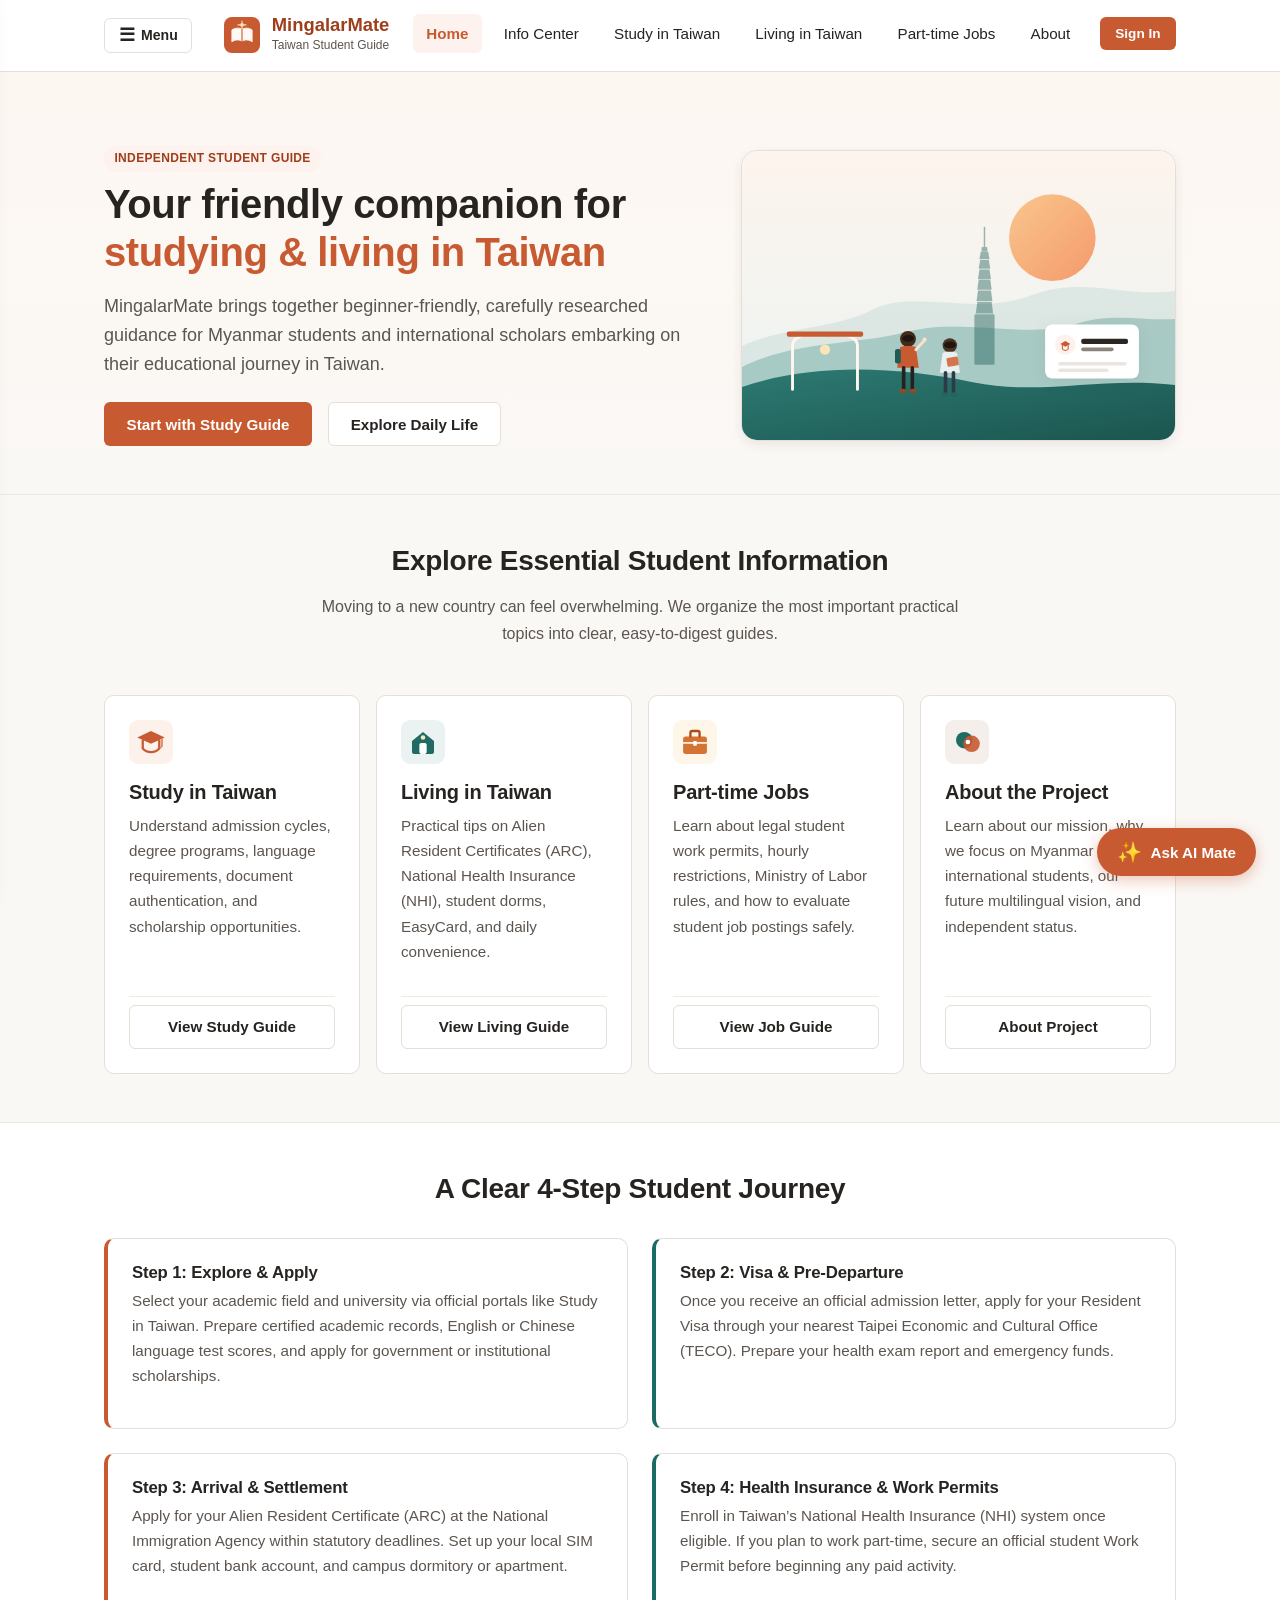
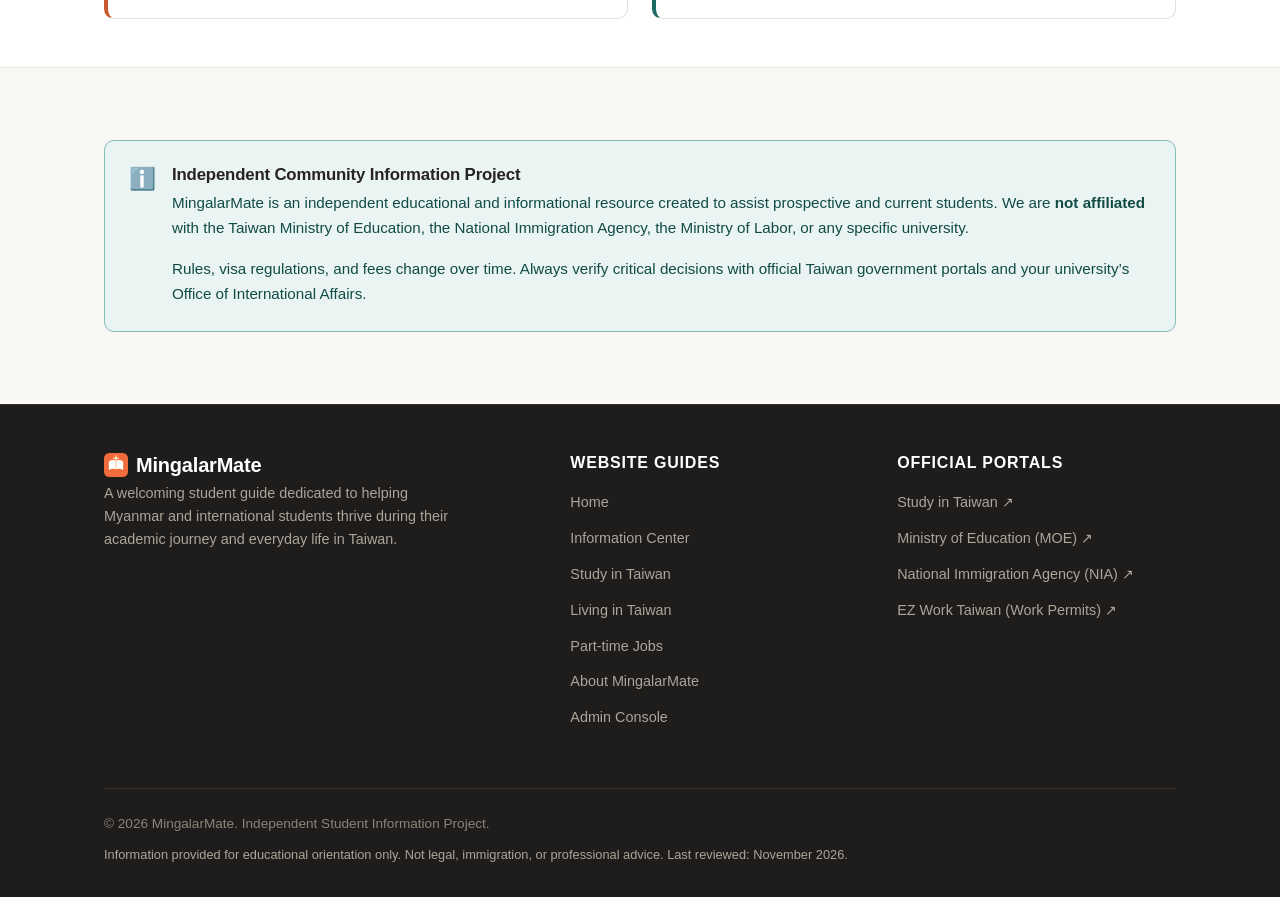
<file: index.html>
<!DOCTYPE html>
<html lang="en">
<head>
  <meta charset="UTF-8">
  <meta name="viewport" content="width=device-width, initial-scale=1.0">
  <meta name="description" content="MingalarMate is a welcoming, beginner-friendly starter guide for Myanmar and international students preparing to study and live in Taiwan.">
  <title>MingalarMate — Welcoming Guide for Students in Taiwan</title>
  <link rel="stylesheet" href="assets/css/style.css">
  <link rel="icon" type="image/svg+xml" href="assets/images/logo.svg">
</head>
<body>
  <!-- Accessible skip link for keyboard users -->
  <a href="#main-content" class="skip-link">Skip to main content</a>

  <!-- Shared Site Header -->
  <header class="site-header">
    <div class="container header-container">
      <a href="index.html" class="site-brand" aria-label="MingalarMate Home">
        <img src="assets/images/logo.svg" alt="" class="brand-icon" width="36" height="36">
        <span class="brand-text">
          <span class="brand-title">MingalarMate</span>
          <span class="brand-subtitle">Taiwan Student Guide</span>
        </span>
      </a>

      <!-- Mobile Navigation Hamburger Button -->
      <button class="nav-toggle" type="button" aria-expanded="false" aria-controls="primary-navigation" aria-label="Toggle navigation menu">
        <span class="nav-toggle-icon"></span>
      </button>

      <!-- Primary Navigation -->
      <nav id="primary-navigation" class="site-nav" aria-label="Main menu">
        <ul class="nav-list">
          <li><a href="index.html" class="nav-link active" aria-current="page">Home</a></li>
          <li><a href="pages/information-center.html" class="nav-link">Info Center</a></li>
          <li><a href="pages/study-in-taiwan.html" class="nav-link">Study in Taiwan</a></li>
          <li><a href="pages/living-in-taiwan.html" class="nav-link">Living in Taiwan</a></li>
          <li><a href="pages/part-time-jobs.html" class="nav-link">Part-time Jobs</a></li>
          <li><a href="pages/about.html" class="nav-link">About</a></li>
        </ul>
      </nav>
    </div>
  </header>

  <!-- Main Content Area -->
  <main id="main-content" class="main-content">
    
    <!-- Hero Section -->
    <section class="hero" aria-labelledby="hero-title">
      <div class="container hero-grid">
        <div class="hero-content">
          <div class="hero-badge-wrap">
            <span class="badge">Independent Student Guide</span>
          </div>
          <h1 id="hero-title" class="hero-title">Your friendly companion for <span class="highlight">studying & living in Taiwan</span></h1>
          <p class="hero-lead">
            MingalarMate brings together beginner-friendly, carefully researched guidance for Myanmar students and international scholars embarking on their educational journey in Taiwan.
          </p>
          <div class="hero-actions">
            <a href="pages/study-in-taiwan.html" class="btn btn-primary">Start with Study Guide</a>
            <a href="pages/living-in-taiwan.html" class="btn btn-secondary">Explore Daily Life</a>
          </div>
        </div>
        <div class="hero-media">
          <img src="assets/images/hero-illustration.svg" alt="Illustration representing international students studying in Taiwan with campus and city landmarks" width="560" height="370">
        </div>
      </div>
    </section>

    <!-- Core Topic Cards Section -->
    <section class="section" aria-labelledby="topics-title">
      <div class="container">
        <div style="text-align: center; max-width: 680px; margin: 0 auto var(--space-2xl) auto;">
          <h2 id="topics-title">Explore Essential Student Information</h2>
          <p style="color: var(--color-text-muted);">
            Moving to a new country can feel overwhelming. We organize the most important practical topics into clear, easy-to-digest guides.
          </p>
        </div>

        <div class="grid-4">
          <!-- Card 1: Study in Taiwan -->
          <article class="card">
            <img src="assets/images/study-icon.svg" alt="" class="card-icon" width="44" height="44">
            <h3 class="card-title">Study in Taiwan</h3>
            <p class="card-text">
              Understand admission cycles, degree programs, language requirements, document authentication, and scholarship opportunities.
            </p>
            <div class="card-footer">
              <a href="pages/study-in-taiwan.html" class="btn btn-secondary" style="width: 100%;">View Study Guide</a>
            </div>
          </article>

          <!-- Card 2: Living in Taiwan -->
          <article class="card">
            <img src="assets/images/living-icon.svg" alt="" class="card-icon" width="44" height="44">
            <h3 class="card-title">Living in Taiwan</h3>
            <p class="card-text">
              Practical tips on Alien Resident Certificates (ARC), National Health Insurance (NHI), student dorms, EasyCard, and daily convenience.
            </p>
            <div class="card-footer">
              <a href="pages/living-in-taiwan.html" class="btn btn-secondary" style="width: 100%;">View Living Guide</a>
            </div>
          </article>

          <!-- Card 3: Part-time Jobs -->
          <article class="card">
            <img src="assets/images/work-icon.svg" alt="" class="card-icon" width="44" height="44">
            <h3 class="card-title">Part-time Jobs</h3>
            <p class="card-text">
              Learn about legal student work permits, hourly restrictions, Ministry of Labor rules, and how to evaluate student job postings safely.
            </p>
            <div class="card-footer">
              <a href="pages/part-time-jobs.html" class="btn btn-secondary" style="width: 100%;">View Job Guide</a>
            </div>
          </article>

          <!-- Card 4: About MingalarMate -->
          <article class="card">
            <img src="assets/images/about-icon.svg" alt="" class="card-icon" width="44" height="44">
            <h3 class="card-title">About the Project</h3>
            <p class="card-text">
              Learn about our mission, why we focus on Myanmar and international students, our future multilingual vision, and independent status.
            </p>
            <div class="card-footer">
              <a href="pages/about.html" class="btn btn-secondary" style="width: 100%;">About Project</a>
            </div>
          </article>
        </div>
      </div>
    </section>

    <!-- Student Journey Roadmap Section -->
    <section class="section section-subtle" aria-labelledby="roadmap-title">
      <div class="container">
        <h2 id="roadmap-title" style="text-align: center; margin-bottom: var(--space-xl);">A Clear 4-Step Student Journey</h2>
        
        <div class="grid-2">
          <div class="card" style="border-left: 4px solid var(--color-primary);">
            <h4>Step 1: Explore & Apply</h4>
            <p class="card-text">
              Select your academic field and university via official portals like Study in Taiwan. Prepare certified academic records, English or Chinese language test scores, and apply for government or institutional scholarships.
            </p>
          </div>

          <div class="card" style="border-left: 4px solid var(--color-accent);">
            <h4>Step 2: Visa & Pre-Departure</h4>
            <p class="card-text">
              Once you receive an official admission letter, apply for your Resident Visa through your nearest Taipei Economic and Cultural Office (TECO). Prepare your health exam report and emergency funds.
            </p>
          </div>

          <div class="card" style="border-left: 4px solid var(--color-primary);">
            <h4>Step 3: Arrival & Settlement</h4>
            <p class="card-text">
              Apply for your Alien Resident Certificate (ARC) at the National Immigration Agency within statutory deadlines. Set up your local SIM card, student bank account, and campus dormitory or apartment.
            </p>
          </div>

          <div class="card" style="border-left: 4px solid var(--color-accent);">
            <h4>Step 4: Health Insurance & Work Permits</h4>
            <p class="card-text">
              Enroll in Taiwan’s National Health Insurance (NHI) system once eligible. If you plan to work part-time, secure an official student Work Permit before beginning any paid activity.
            </p>
          </div>
        </div>
      </div>
    </section>

    <!-- Independent Project Disclaimer Callout -->
    <section class="section">
      <div class="container">
        <aside class="callout callout-info" aria-label="Project Status Notice">
          <div class="callout-icon" aria-hidden="true">ℹ️</div>
          <div class="callout-content">
            <h3 class="callout-title">Independent Community Information Project</h3>
            <p>
              MingalarMate is an independent educational and informational resource created to assist prospective and current students. We are <strong>not affiliated</strong> with the Taiwan Ministry of Education, the National Immigration Agency, the Ministry of Labor, or any specific university.
            </p>
            <p>
              Rules, visa regulations, and fees change over time. Always verify critical decisions with official Taiwan government portals and your university’s Office of International Affairs.
            </p>
          </div>
        </aside>
      </div>
    </section>

  </main>

  <!-- Shared Site Footer -->
  <footer class="site-footer">
    <div class="container">
      <div class="footer-grid">
        <div class="footer-brand">
          <h3>
            <img src="assets/images/logo.svg" alt="" width="24" height="24" style="filter: brightness(1.2);">
            MingalarMate
          </h3>
          <p class="footer-desc">
            A welcoming student guide dedicated to helping Myanmar and international students thrive during their academic journey and everyday life in Taiwan.
          </p>
        </div>

        <div>
          <h4 class="footer-heading">Website Guides</h4>
          <ul class="footer-links">
            <li><a href="index.html">Home</a></li>
            <li><a href="pages/information-center.html">Information Center</a></li>
            <li><a href="pages/study-in-taiwan.html">Study in Taiwan</a></li>
            <li><a href="pages/living-in-taiwan.html">Living in Taiwan</a></li>
            <li><a href="pages/part-time-jobs.html">Part-time Jobs</a></li>
            <li><a href="pages/about.html">About MingalarMate</a></li>
            <li><a href="pages/admin.html">Admin Console</a></li>
          </ul>
        </div>

        <div>
          <h4 class="footer-heading">Official Portals</h4>
          <ul class="footer-links">
            <li><a href="https://www.studyintaiwan.org" target="_blank" rel="noopener noreferrer">Study in Taiwan ↗</a></li>
            <li><a href="https://english.moe.gov.tw" target="_blank" rel="noopener noreferrer">Ministry of Education (MOE) ↗</a></li>
            <li><a href="https://www.immigration.gov.tw" target="_blank" rel="noopener noreferrer">National Immigration Agency (NIA) ↗</a></li>
            <li><a href="https://ezwp.wda.gov.tw" target="_blank" rel="noopener noreferrer">EZ Work Taiwan (Work Permits) ↗</a></li>
          </ul>
        </div>
      </div>

      <div class="footer-bottom">
        <div>
          &copy; <span id="current-year">2026</span> MingalarMate. Independent Student Information Project.
        </div>
        <div class="footer-disclaimer">
          Information provided for educational orientation only. Not legal, immigration, or professional advice. Last reviewed: November 2026.
        </div>
      </div>
    </div>
  </footer>

  <!-- Multilingual Engine & Shared JavaScript -->
  <script src="assets/js/i18n.js"></script>
  <script src="assets/js/main.js"></script>
  <script src="assets/js/auth.js"></script>
  <script src="assets/js/chat.js"></script>
</body>
</html>
</file>
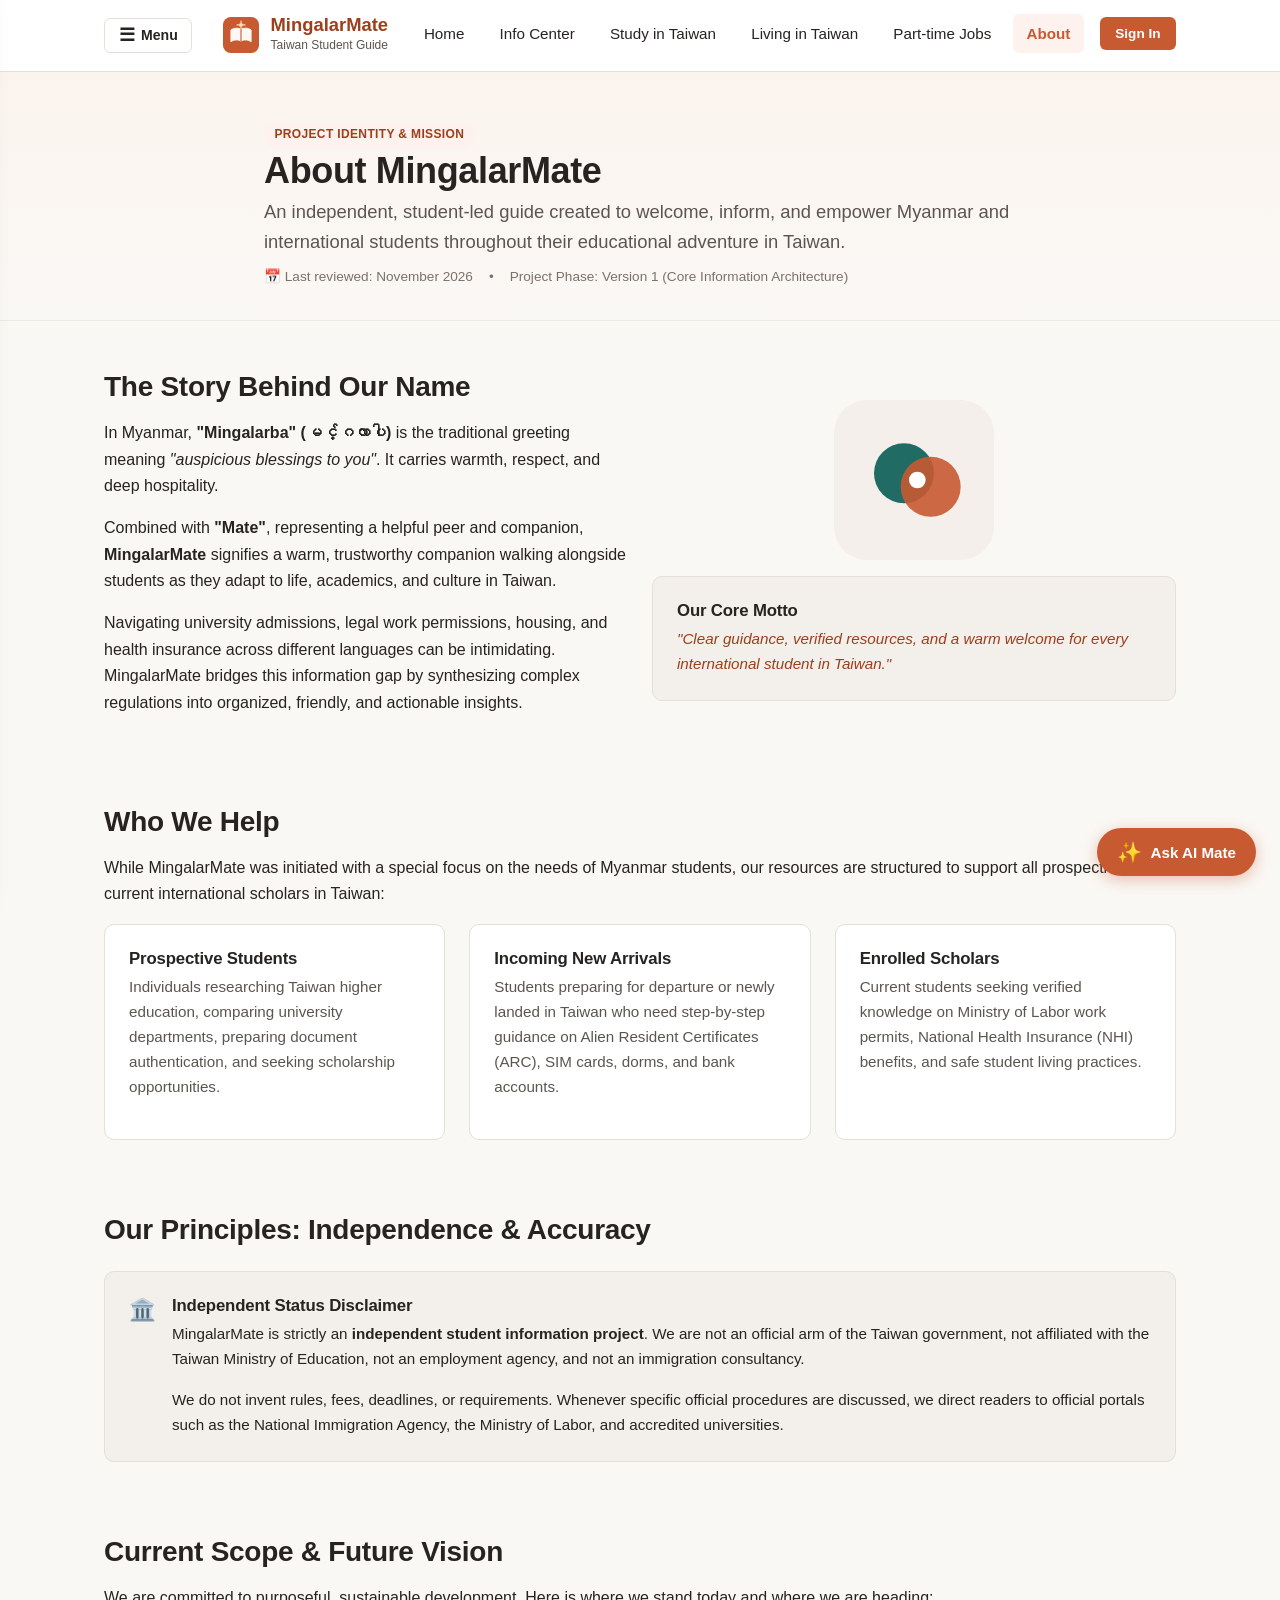
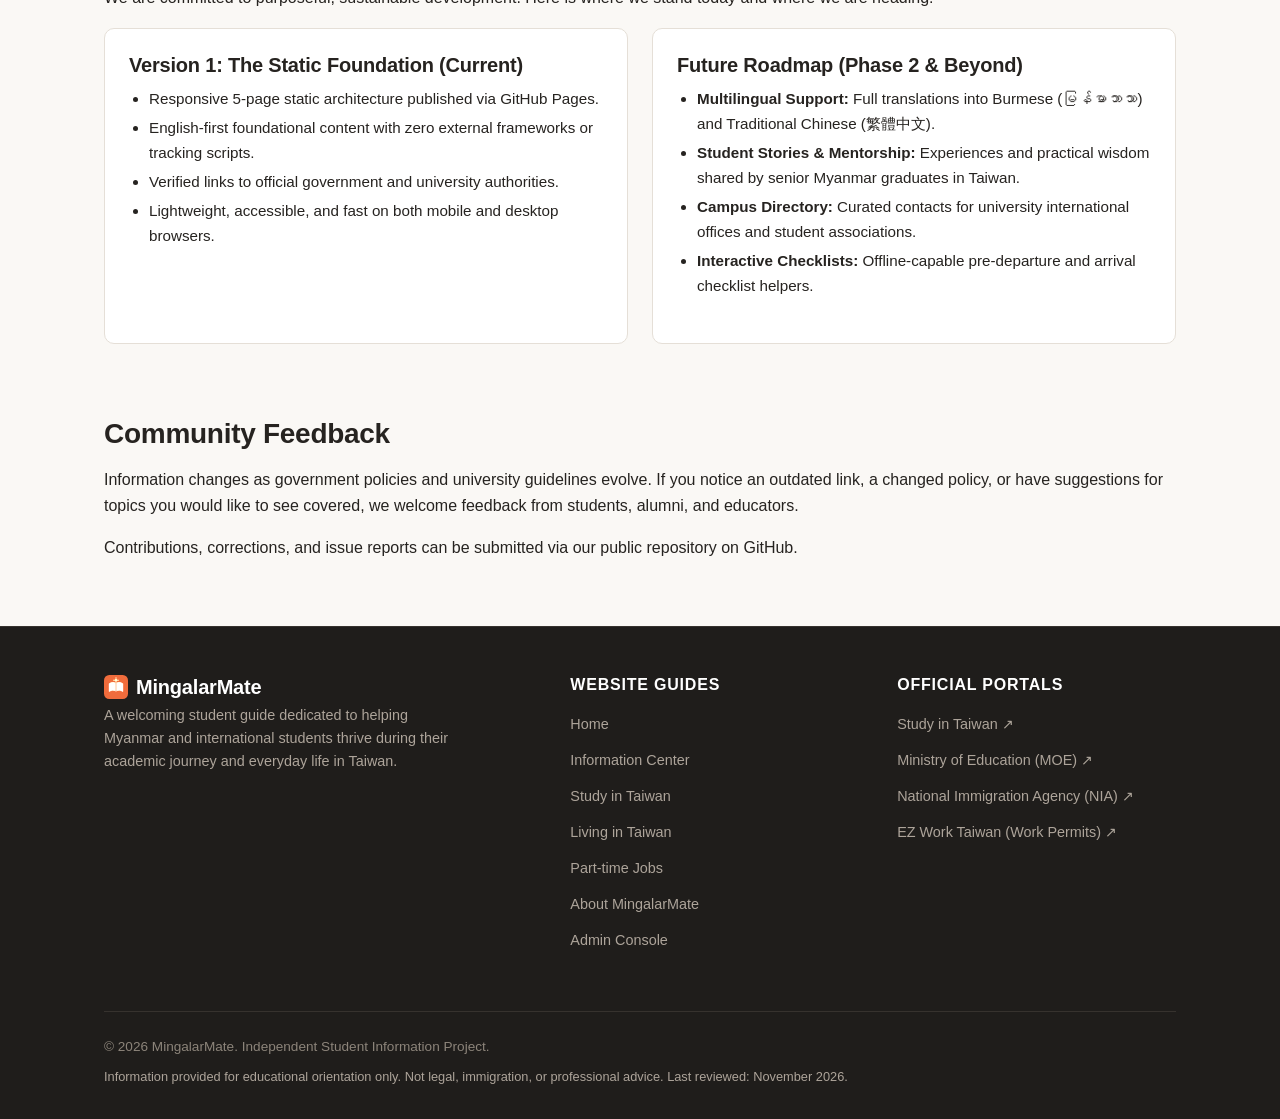
<file: pages/about.html>
<!DOCTYPE html>
<html lang="en">
<head>
  <meta charset="UTF-8">
  <meta name="viewport" content="width=device-width, initial-scale=1.0">
  <meta name="description" content="About MingalarMate: our mission, origin, community focus for Myanmar and international students, independent status, and future vision.">
  <title>About Us — MingalarMate</title>
  <link rel="stylesheet" href="../assets/css/style.css">
  <link rel="icon" type="image/svg+xml" href="../assets/images/logo.svg">
</head>
<body>
  <!-- Accessible skip link -->
  <a href="#main-content" class="skip-link">Skip to main content</a>

  <!-- Shared Site Header -->
  <header class="site-header">
    <div class="container header-container">
      <a href="../index.html" class="site-brand" aria-label="MingalarMate Home">
        <img src="../assets/images/logo.svg" alt="" class="brand-icon" width="36" height="36">
        <span class="brand-text">
          <span class="brand-title">MingalarMate</span>
          <span class="brand-subtitle">Taiwan Student Guide</span>
        </span>
      </a>

      <!-- Mobile Navigation Hamburger Button -->
      <button class="nav-toggle" type="button" aria-expanded="false" aria-controls="primary-navigation" aria-label="Toggle navigation menu">
        <span class="nav-toggle-icon"></span>
      </button>

      <!-- Primary Navigation -->
      <nav id="primary-navigation" class="site-nav" aria-label="Main menu">
        <ul class="nav-list">
          <li><a href="../index.html" class="nav-link">Home</a></li>
          <li><a href="information-center.html" class="nav-link">Info Center</a></li>
          <li><a href="study-in-taiwan.html" class="nav-link">Study in Taiwan</a></li>
          <li><a href="living-in-taiwan.html" class="nav-link">Living in Taiwan</a></li>
          <li><a href="part-time-jobs.html" class="nav-link">Part-time Jobs</a></li>
          <li><a href="about.html" class="nav-link active" aria-current="page">About</a></li>
        </ul>
      </nav>
    </div>
  </header>

  <!-- Main Content Area -->
  <main id="main-content" class="main-content">
    
    <!-- Page Header Banner -->
    <header class="page-banner">
      <div class="container page-banner-content">
        <span class="badge">Project Identity & Mission</span>
        <h1 class="page-title">About MingalarMate</h1>
        <p class="page-lead">
          An independent, student-led guide created to welcome, inform, and empower Myanmar and international students throughout their educational adventure in Taiwan.
        </p>
        <div class="page-meta">
          <span>📅 Last reviewed: November 2026</span>
          <span>•</span>
          <span>Project Phase: Version 1 (Core Information Architecture)</span>
        </div>
      </div>
    </header>

    <!-- Main Content Container -->
    <div class="container section">

      <!-- Section 1: The Story Behind the Name -->
      <section>
        <div class="grid-2" style="align-items: center;">
          <div>
            <h2>The Story Behind Our Name</h2>
            <p>
              In Myanmar, <strong>"Mingalarba" (မင်္ဂလာပါ)</strong> is the traditional greeting meaning <em>"auspicious blessings to you"</em>. It carries warmth, respect, and deep hospitality.
            </p>
            <p>
              Combined with <strong>"Mate"</strong>, representing a helpful peer and companion, <strong>MingalarMate</strong> signifies a warm, trustworthy companion walking alongside students as they adapt to life, academics, and culture in Taiwan.
            </p>
            <p>
              Navigating university admissions, legal work permissions, housing, and health insurance across different languages can be intimidating. MingalarMate bridges this information gap by synthesizing complex regulations into organized, friendly, and actionable insights.
            </p>
          </div>
          <div style="text-align: center;">
            <img src="../assets/images/about-icon.svg" alt="Illustration symbolizing community and friendly connection" width="160" height="160" style="margin-bottom: var(--space-md);">
            <div class="card" style="text-align: left; background-color: var(--color-surface-subtle);">
              <h4 style="margin-bottom: 0.25rem;">Our Core Motto</h4>
              <p style="margin: 0; font-size: 0.95rem; font-style: italic; color: var(--color-primary-dark);">
                "Clear guidance, verified resources, and a warm welcome for every international student in Taiwan."
              </p>
            </div>
          </div>
        </div>
      </section>

      <!-- Section 2: Audience & Purpose -->
      <section style="margin-top: var(--space-3xl);">
        <h2>Who We Help</h2>
        <p>
          While MingalarMate was initiated with a special focus on the needs of Myanmar students, our resources are structured to support all prospective and current international scholars in Taiwan:
        </p>

        <div class="grid-3">
          <div class="card">
            <h4>Prospective Students</h4>
            <p class="card-text">
              Individuals researching Taiwan higher education, comparing university departments, preparing document authentication, and seeking scholarship opportunities.
            </p>
          </div>

          <div class="card">
            <h4>Incoming New Arrivals</h4>
            <p class="card-text">
              Students preparing for departure or newly landed in Taiwan who need step-by-step guidance on Alien Resident Certificates (ARC), SIM cards, dorms, and bank accounts.
            </p>
          </div>

          <div class="card">
            <h4>Enrolled Scholars</h4>
            <p class="card-text">
              Current students seeking verified knowledge on Ministry of Labor work permits, National Health Insurance (NHI) benefits, and safe student living practices.
            </p>
          </div>
        </div>
      </section>

      <!-- Section 3: Independence & Responsible Information -->
      <section style="margin-top: var(--space-3xl);">
        <h2>Our Principles: Independence & Accuracy</h2>
        
        <aside class="callout callout-neutral" aria-label="Statement of Independence">
          <div class="callout-icon" aria-hidden="true">🏛️</div>
          <div class="callout-content">
            <h3 class="callout-title">Independent Status Disclaimer</h3>
            <p>
              MingalarMate is strictly an <strong>independent student information project</strong>. We are not an official arm of the Taiwan government, not affiliated with the Taiwan Ministry of Education, not an employment agency, and not an immigration consultancy.
            </p>
            <p>
              We do not invent rules, fees, deadlines, or requirements. Whenever specific official procedures are discussed, we direct readers to official portals such as the National Immigration Agency, the Ministry of Labor, and accredited universities.
            </p>
          </div>
        </aside>
      </section>

      <!-- Section 4: Version 1 Scope & Future Vision -->
      <section style="margin-top: var(--space-3xl);">
        <h2>Current Scope & Future Vision</h2>
        <p>
          We are committed to purposeful, sustainable development. Here is where we stand today and where we are heading:
        </p>

        <div class="grid-2">
          <div class="card">
            <h3>Version 1: The Static Foundation (Current)</h3>
            <ul style="font-size: 0.95rem; padding-left: 1.25rem;">
              <li>Responsive 5-page static architecture published via GitHub Pages.</li>
              <li>English-first foundational content with zero external frameworks or tracking scripts.</li>
              <li>Verified links to official government and university authorities.</li>
              <li>Lightweight, accessible, and fast on both mobile and desktop browsers.</li>
            </ul>
          </div>

          <div class="card">
            <h3>Future Roadmap (Phase 2 & Beyond)</h3>
            <ul style="font-size: 0.95rem; padding-left: 1.25rem;">
              <li><strong>Multilingual Support:</strong> Full translations into Burmese (မြန်မာဘာသာ) and Traditional Chinese (繁體中文).</li>
              <li><strong>Student Stories & Mentorship:</strong> Experiences and practical wisdom shared by senior Myanmar graduates in Taiwan.</li>
              <li><strong>Campus Directory:</strong> Curated contacts for university international offices and student associations.</li>
              <li><strong>Interactive Checklists:</strong> Offline-capable pre-departure and arrival checklist helpers.</li>
            </ul>
          </div>
        </div>
      </section>

      <!-- Section 5: Community Feedback & Contact -->
      <section style="margin-top: var(--space-3xl);">
        <h2>Community Feedback</h2>
        <p>
          Information changes as government policies and university guidelines evolve. If you notice an outdated link, a changed policy, or have suggestions for topics you would like to see covered, we welcome feedback from students, alumni, and educators.
        </p>
        <p>
          Contributions, corrections, and issue reports can be submitted via our public repository on GitHub.
        </p>
      </section>

    </div>
  </main>

  <!-- Shared Site Footer -->
  <footer class="site-footer">
    <div class="container">
      <div class="footer-grid">
        <div class="footer-brand">
          <h3>
            <img src="../assets/images/logo.svg" alt="" width="24" height="24" style="filter: brightness(1.2);">
            MingalarMate
          </h3>
          <p class="footer-desc">
            A welcoming student guide dedicated to helping Myanmar and international students thrive during their academic journey and everyday life in Taiwan.
          </p>
        </div>

        <div>
          <h4 class="footer-heading">Website Guides</h4>
          <ul class="footer-links">
            <li><a href="../index.html">Home</a></li>
            <li><a href="information-center.html">Information Center</a></li>
            <li><a href="study-in-taiwan.html">Study in Taiwan</a></li>
            <li><a href="living-in-taiwan.html">Living in Taiwan</a></li>
            <li><a href="part-time-jobs.html">Part-time Jobs</a></li>
            <li><a href="about.html">About MingalarMate</a></li>
            <li><a href="admin.html">Admin Console</a></li>
          </ul>
        </div>

        <div>
          <h4 class="footer-heading">Official Portals</h4>
          <ul class="footer-links">
            <li><a href="https://www.studyintaiwan.org" target="_blank" rel="noopener noreferrer">Study in Taiwan ↗</a></li>
            <li><a href="https://english.moe.gov.tw" target="_blank" rel="noopener noreferrer">Ministry of Education (MOE) ↗</a></li>
            <li><a href="https://www.immigration.gov.tw" target="_blank" rel="noopener noreferrer">National Immigration Agency (NIA) ↗</a></li>
            <li><a href="https://ezwp.wda.gov.tw" target="_blank" rel="noopener noreferrer">EZ Work Taiwan (Work Permits) ↗</a></li>
          </ul>
        </div>
      </div>

      <div class="footer-bottom">
        <div>
          &copy; <span id="current-year">2026</span> MingalarMate. Independent Student Information Project.
        </div>
        <div class="footer-disclaimer">
          Information provided for educational orientation only. Not legal, immigration, or professional advice. Last reviewed: November 2026.
        </div>
      </div>
    </div>
  </footer>

  <!-- Multilingual Engine & Shared JavaScript -->
  <script src="../assets/js/i18n.js"></script>
  <script src="../assets/js/main.js"></script>
  <script src="../assets/js/auth.js"></script>
  <script src="../assets/js/chat.js"></script>
</body>
</html>
</file>
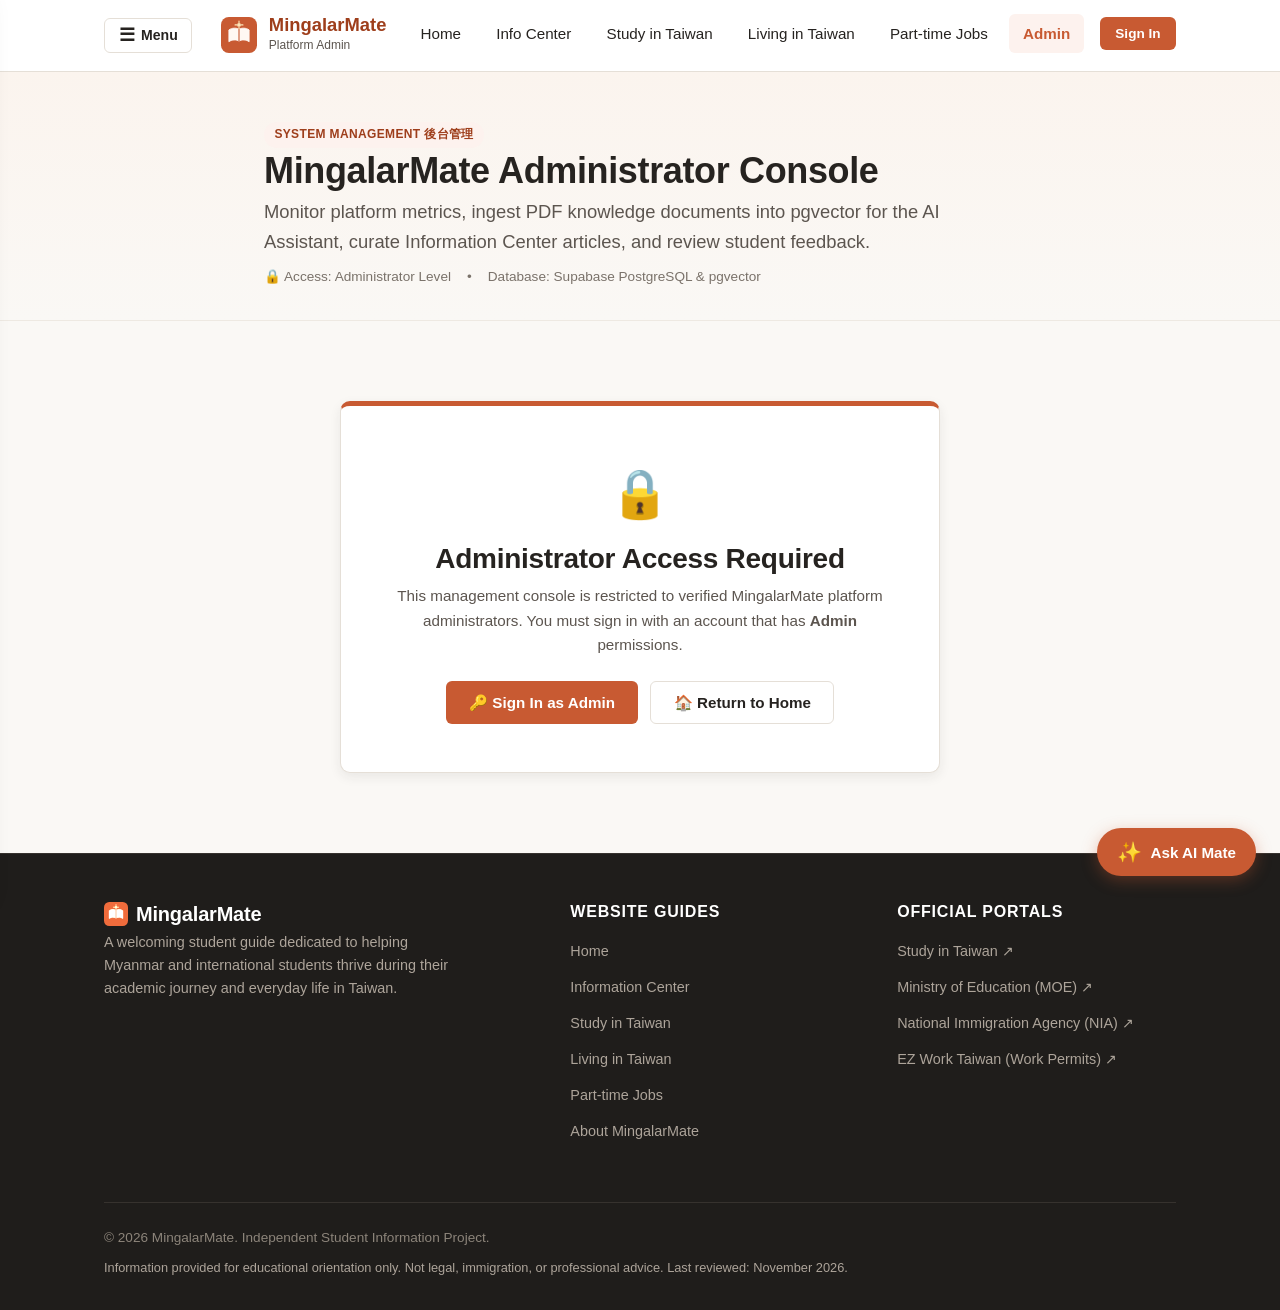
<file: pages/admin.html>
<!DOCTYPE html>
<html lang="en">
<head>
  <meta charset="UTF-8">
  <meta name="viewport" content="width=device-width, initial-scale=1.0">
  <meta name="description" content="MingalarMate Administrator Dashboard: manage knowledge base articles, upload PDF documents for RAG vector search, review student feedback, and monitor platform metrics.">
  <title>Admin Dashboard — MingalarMate</title>
  <link rel="stylesheet" href="../assets/css/style.css">
  <link rel="icon" type="image/svg+xml" href="../assets/images/logo.svg">
</head>
<body>
  <!-- Accessible skip link -->
  <a href="#main-content" class="skip-link">Skip to main content</a>

  <!-- Shared Site Header -->
  <header class="site-header">
    <div class="container header-container">
      <a href="../index.html" class="site-brand" aria-label="MingalarMate Home">
        <img src="../assets/images/logo.svg" alt="" class="brand-icon" width="36" height="36">
        <span class="brand-text">
          <span class="brand-title">MingalarMate</span>
          <span class="brand-subtitle">Platform Admin</span>
        </span>
      </a>

      <!-- Mobile Navigation Hamburger Button -->
      <button class="nav-toggle" type="button" aria-expanded="false" aria-controls="primary-navigation" aria-label="Toggle navigation menu">
        <span class="nav-toggle-icon"></span>
      </button>

      <!-- Primary Navigation -->
      <nav id="primary-navigation" class="site-nav" aria-label="Main menu">
        <ul class="nav-list">
          <li><a href="../index.html" class="nav-link">Home</a></li>
          <li><a href="information-center.html" class="nav-link">Info Center</a></li>
          <li><a href="study-in-taiwan.html" class="nav-link">Study in Taiwan</a></li>
          <li><a href="living-in-taiwan.html" class="nav-link">Living in Taiwan</a></li>
          <li><a href="part-time-jobs.html" class="nav-link">Part-time Jobs</a></li>
          <li><a href="admin.html" class="nav-link active" aria-current="page">Admin</a></li>
        </ul>
      </nav>
    </div>
  </header>

  <!-- Main Content Area -->
  <main id="main-content" class="main-content">
    
    <!-- Page Header Banner -->
    <header class="page-banner">
      <div class="container page-banner-content">
        <span class="badge">System Management 後台管理</span>
        <h1 class="page-title">MingalarMate Administrator Console</h1>
        <p class="page-lead">
          Monitor platform metrics, ingest PDF knowledge documents into pgvector for the AI Assistant, curate Information Center articles, and review student feedback.
        </p>
        <div class="page-meta">
          <span>🔒 Access: Administrator Level</span>
          <span>•</span>
          <span>Database: Supabase PostgreSQL & pgvector</span>
        </div>
      </div>
    </header>

    <div class="container section">

      <!-- Admin Access Restriction Guard (Shown by default until verified) -->
      <div id="admin-auth-guard" style="max-width: 600px; margin: 2rem auto; text-align: center;">
        <div class="card" style="padding: var(--space-2xl); border-top: 5px solid var(--color-primary); box-shadow: var(--shadow-md);">
          <div style="font-size: 3rem; margin-bottom: 0.5rem;" id="guard-icon">🔒</div>
          <h2 id="guard-title" style="margin-bottom: 0.5rem; color: var(--color-text);">Administrator Access Required</h2>
          <p id="guard-desc" style="color: var(--color-text-muted); font-size: 0.95rem; line-height: 1.6; margin-bottom: var(--space-lg);">
            This management console is restricted to verified MingalarMate platform administrators. You must sign in with an account that has <strong>Admin</strong> permissions.
          </p>

          <div id="guard-actions" style="display: flex; gap: 0.75rem; justify-content: center; flex-wrap: wrap;">
            <button id="btn-guard-signin" class="btn btn-primary" style="padding: 0.6rem 1.4rem;">
              🔑 Sign In as Admin
            </button>
            <a href="../index.html" class="btn btn-secondary" style="padding: 0.6rem 1.4rem;">
              🏠 Return to Home
            </a>
          </div>

          <!-- Dev instruction for promoting accounts -->
          <div id="guard-dev-note" style="display: none; margin-top: var(--space-lg); padding: var(--space-md); background: var(--color-surface-subtle); border-radius: var(--radius-sm); font-size: 0.8rem; text-align: left; border: 1px dashed var(--color-border);">
            <strong>🛠️ Admin Setup Guide (Supabase):</strong>
            <p style="margin: 0.25rem 0;">To promote your logged-in student account to an administrator, execute this in your Supabase SQL Editor:</p>
            <code id="guard-sql-code" style="display: block; background: #222; color: #76FF03; padding: 0.5rem; border-radius: 4px; font-size: 0.75rem; overflow-x: auto; margin-top: 0.25rem;">
              UPDATE public.profiles SET role = 'admin' WHERE email = 'your-email@ncnu.edu.tw';
            </code>
          </div>
        </div>
      </div>

      <!-- Protected Admin Content Area (Hidden until verified admin) -->
      <div id="admin-content-area" style="display: none;">

      <!-- Metrics Row -->
      <div class="grid-4" style="margin-bottom: var(--space-2xl);">
        <div class="card" style="border-top: 4px solid var(--color-primary); text-align: center;">
          <div style="font-size: 2.2rem; font-weight: 800; color: var(--color-primary);" id="metric-students">--</div>
          <div style="font-size: 0.85rem; font-weight: 600; color: var(--color-text-muted);">Registered Students</div>
        </div>

        <div class="card" style="border-top: 4px solid var(--color-accent); text-align: center;">
          <div style="font-size: 2.2rem; font-weight: 800; color: var(--color-accent);" id="metric-articles">--</div>
          <div style="font-size: 0.85rem; font-weight: 600; color: var(--color-text-muted);">Published Articles</div>
        </div>

        <div class="card" style="border-top: 4px solid #D47334; text-align: center;">
          <div style="font-size: 2.2rem; font-weight: 800; color: #D47334;" id="metric-chunks">--</div>
          <div style="font-size: 0.85rem; font-weight: 600; color: var(--color-text-muted);">pgvector Chunks</div>
        </div>

        <div class="card" style="border-top: 4px solid #1B6A64; text-align: center;">
          <div style="font-size: 2.2rem; font-weight: 800; color: #1B6A64;" id="metric-rating">⭐ --</div>
          <div style="font-size: 0.85rem; font-weight: 600; color: var(--color-text-muted);">Avg AI Satisfaction</div>
        </div>
      </div>

      <!-- Management Tabs -->
      <div style="display: flex; gap: 0.75rem; border-bottom: 2px solid var(--color-border); margin-bottom: var(--space-xl);">
        <button class="admin-tab active" data-tab="tab-pdf" style="background: none; border: none; padding: 0.75rem 1rem; font-weight: 700; cursor: pointer; color: var(--color-primary); border-bottom: 3px solid var(--color-primary); margin-bottom: -2px;">
          📚 PDF Knowledge Base (RAG)
        </button>
        <button class="admin-tab" data-tab="tab-articles" style="background: none; border: none; padding: 0.75rem 1rem; font-weight: 600; cursor: pointer; color: var(--color-text-muted);">
          📝 Article CMS
        </button>
        <button class="admin-tab" data-tab="tab-feedback" style="background: none; border: none; padding: 0.75rem 1rem; font-weight: 600; cursor: pointer; color: var(--color-text-muted);">
          💬 Student Feedback
        </button>
      </div>

      <!-- TAB 1: PDF Knowledge Base Uploader -->
      <section id="tab-pdf" class="admin-tab-content">
        <div class="grid-2">
          <!-- Upload Box -->
          <div class="card">
            <h3>Ingest New PDF Document</h3>
            <p class="card-text">
              Upload official government or university PDF notices (e.g., NCNU International Handbook, Ministry of Labor Work Permit Guidelines, National Immigration Agency rules). The system automatically extracts text via <strong>PyMuPDF</strong>, generates 768-dim embeddings, and stores indexed chunks in <strong>Supabase pgvector</strong>.
            </p>

            <form id="pdf-upload-form" style="margin-top: var(--space-md);">
              <div style="margin-bottom: var(--space-md);">
                <label style="display: block; font-weight: 600; font-size: 0.85rem; margin-bottom: 0.25rem;">Document Title (Optional)</label>
                <input type="text" id="pdf-title-input" placeholder="e.g. 2026 NCNU International Student Guide" style="width: 100%; padding: 0.65rem; border: 1px solid var(--color-border); border-radius: var(--radius-sm); font-family: inherit;">
              </div>

              <div style="margin-bottom: var(--space-lg);">
                <label style="display: block; font-weight: 600; font-size: 0.85rem; margin-bottom: 0.25rem;">Select PDF File</label>
                <input type="file" id="pdf-file-input" accept=".pdf" required style="width: 100%; padding: 0.5rem; border: 1px dashed var(--color-border); border-radius: var(--radius-sm); background: var(--color-surface-subtle); cursor: pointer;">
              </div>

              <div id="pdf-upload-alert" style="display: none; padding: 0.6rem 0.8rem; border-radius: var(--radius-sm); font-size: 0.85rem; margin-bottom: var(--space-md);"></div>

              <button type="submit" id="btn-upload-pdf" class="btn btn-primary" style="width: 100%;">
                ⚡ Process & Index into pgvector
              </button>
            </form>
          </div>

          <!-- Document List -->
          <div class="card">
            <h3>Indexed Documents in RAG Vector Store</h3>
            <div id="docs-list" style="margin-top: var(--space-md); display: flex; flex-direction: column; gap: var(--space-sm);">
              <div style="color: var(--color-text-muted); font-size: 0.9rem;">Loading indexed documents...</div>
            </div>
          </div>
        </div>
      </section>

      <!-- TAB 2: Article CMS -->
      <section id="tab-articles" class="admin-tab-content" style="display: none;">
        <div class="grid-2">
          <!-- Create Article Form -->
          <div class="card">
            <h3>Create New Information Center Guide</h3>
            <form id="create-article-form" style="margin-top: var(--space-md);">
              <div style="margin-bottom: var(--space-sm);">
                <label style="display: block; font-weight: 600; font-size: 0.85rem; margin-bottom: 0.2rem;">Topic Category</label>
                <select id="art-cat-select" style="width: 100%; padding: 0.6rem; border: 1px solid var(--color-border); border-radius: var(--radius-sm); font-family: inherit; background: #FFF;">
                  <option value="1">🎓 Education & University</option>
                  <option value="2">🛂 Visa & Residence</option>
                  <option value="3">💼 Part-time Jobs</option>
                  <option value="4">🏠 Accommodation</option>
                  <option value="5">🚇 Transportation</option>
                  <option value="6">🏥 Daily Life & Health</option>
                </select>
              </div>

              <div style="margin-bottom: var(--space-sm);">
                <label style="display: block; font-weight: 600; font-size: 0.85rem; margin-bottom: 0.2rem;">Title</label>
                <input type="text" id="art-title" required placeholder="e.g. Post Office Bank Account Opening Guide" style="width: 100%; padding: 0.6rem; border: 1px solid var(--color-border); border-radius: var(--radius-sm); font-family: inherit;">
              </div>

              <div style="margin-bottom: var(--space-sm);">
                <label style="display: block; font-weight: 600; font-size: 0.85rem; margin-bottom: 0.2rem;">URL Slug</label>
                <input type="text" id="art-slug" required placeholder="e.g. post-office-account-guide" style="width: 100%; padding: 0.6rem; border: 1px solid var(--color-border); border-radius: var(--radius-sm); font-family: inherit;">
              </div>

              <div style="margin-bottom: var(--space-sm);">
                <label style="display: block; font-weight: 600; font-size: 0.85rem; margin-bottom: 0.2rem;">Summary / Excerpt</label>
                <input type="text" id="art-summary" placeholder="Brief 1-2 sentence overview" style="width: 100%; padding: 0.6rem; border: 1px solid var(--color-border); border-radius: var(--radius-sm); font-family: inherit;">
              </div>

              <div style="margin-bottom: var(--space-md);">
                <label style="display: block; font-weight: 600; font-size: 0.85rem; margin-bottom: 0.2rem;">Full Content</label>
                <textarea id="art-content" required rows="5" placeholder="Detailed practical information..." style="width: 100%; padding: 0.6rem; border: 1px solid var(--color-border); border-radius: var(--radius-sm); font-family: inherit; resize: vertical;"></textarea>
              </div>

              <button type="submit" class="btn btn-primary" style="width: 100%;">Publish Article</button>
            </form>
          </div>

          <!-- Existing Articles List -->
          <div class="card">
            <h3>Published Articles</h3>
            <div id="admin-articles-list" style="margin-top: var(--space-md); display: flex; flex-direction: column; gap: var(--space-sm); max-height: 480px; overflow-y: auto;">
              <div style="color: var(--color-text-muted); font-size: 0.9rem;">Loading articles...</div>
            </div>
          </div>
        </div>
      </section>

      <!-- TAB 3: Student Feedback -->
      <section id="tab-feedback" class="admin-tab-content" style="display: none;">
        <div class="card">
          <h3>Recent Student Feedback on AI Responses</h3>
          <p class="card-text">
            Monitor international student satisfaction and identify knowledge gaps to continuously refine document chunks and prompt context.
          </p>

          <div id="feedback-table-wrap" class="table-responsive" style="margin-top: var(--space-md);">
            <table class="data-table">
              <thead>
                <tr>
                  <th>Rating</th>
                  <th>Student Comment</th>
                  <th>User</th>
                  <th>Date</th>
                </tr>
              </thead>
              <tbody id="feedback-tbody">
                <tr><td colspan="4" style="text-align: center; color: var(--color-text-muted);">Loading feedback entries...</td></tr>
              </tbody>
            </table>
          </div>
        </div>
      </section>

    </div>
  </main>

  <!-- Shared Site Footer -->
  <footer class="site-footer">
    <div class="container">
      <div class="footer-grid">
        <div class="footer-brand">
          <h3>
            <img src="../assets/images/logo.svg" alt="" width="24" height="24" style="filter: brightness(1.2);">
            MingalarMate
          </h3>
          <p class="footer-desc">
            A welcoming student guide dedicated to helping Myanmar and international students thrive during their academic journey and everyday life in Taiwan.
          </p>
        </div>

        <div>
          <h4 class="footer-heading">Website Guides</h4>
          <ul class="footer-links">
            <li><a href="../index.html">Home</a></li>
            <li><a href="information-center.html">Information Center</a></li>
            <li><a href="study-in-taiwan.html">Study in Taiwan</a></li>
            <li><a href="living-in-taiwan.html">Living in Taiwan</a></li>
            <li><a href="part-time-jobs.html">Part-time Jobs</a></li>
            <li><a href="about.html">About MingalarMate</a></li>
          </ul>
        </div>

        <div>
          <h4 class="footer-heading">Official Portals</h4>
          <ul class="footer-links">
            <li><a href="https://www.studyintaiwan.org" target="_blank" rel="noopener noreferrer">Study in Taiwan ↗</a></li>
            <li><a href="https://english.moe.gov.tw" target="_blank" rel="noopener noreferrer">Ministry of Education (MOE) ↗</a></li>
            <li><a href="https://www.immigration.gov.tw" target="_blank" rel="noopener noreferrer">National Immigration Agency (NIA) ↗</a></li>
            <li><a href="https://ezwp.wda.gov.tw" target="_blank" rel="noopener noreferrer">EZ Work Taiwan (Work Permits) ↗</a></li>
          </ul>
        </div>
      </div>

      <div class="footer-bottom">
        <div>
          &copy; <span id="current-year">2026</span> MingalarMate. Independent Student Information Project.
        </div>
        <div class="footer-disclaimer">
          Information provided for educational orientation only. Not legal, immigration, or professional advice. Last reviewed: November 2026.
        </div>
      </div>
    </div>
  </footer>

  <!-- Scripts -->
  <script src="../assets/js/i18n.js"></script>
  <script src="../assets/js/main.js"></script>
  <script src="../assets/js/auth.js"></script>
  <script src="../assets/js/chat.js"></script>

  <!-- Admin Controller Script -->
  <script>
    const API_BASE = window.MINGALARMATE_API_URL || 'http://localhost:8000/api';

    // Tab Switching
    document.querySelectorAll('.admin-tab').forEach(tab => {
      tab.addEventListener('click', () => {
        document.querySelectorAll('.admin-tab').forEach(t => {
          t.style.color = 'var(--color-text-muted)';
          t.style.borderBottom = 'none';
          t.classList.remove('active');
        });
        document.querySelectorAll('.admin-tab-content').forEach(c => c.style.display = 'none');

        tab.style.color = 'var(--color-primary)';
        tab.style.borderBottom = '3px solid var(--color-primary)';
        tab.classList.add('active');

        const targetId = tab.getAttribute('data-tab');
        document.getElementById(targetId).style.display = 'block';
      });
    });

    // Load Metrics
    async function loadMetrics() {
      try {
        const res = await fetch(`${API_BASE}/admin/metrics`);
        if (res.ok) {
          const m = await res.json();
          document.getElementById('metric-students').textContent = m.students_registered ?? 1;
          document.getElementById('metric-articles').textContent = m.articles_published ?? 7;
          document.getElementById('metric-chunks').textContent = m.vector_chunks ?? 0;
          document.getElementById('metric-rating').textContent = `⭐ ${m.average_rating ?? 5.0}`;
        }
      } catch (e) {
        // Fallback default UI indicators
        document.getElementById('metric-students').textContent = '1';
        document.getElementById('metric-articles').textContent = '7';
        document.getElementById('metric-chunks').textContent = '12';
        document.getElementById('metric-rating').textContent = '⭐ 5.0';
      }
    }

    // Load PDF Documents
    async function loadDocuments() {
      const container = document.getElementById('docs-list');
      try {
        const res = await fetch(`${API_BASE}/documents`);
        if (res.ok) {
          const docs = await res.json();
          if (docs.length === 0) {
            container.innerHTML = '<div style="color: var(--color-text-muted); font-size: 0.9rem;">No PDF documents uploaded yet. Upload a handbook above to initialize vector knowledge!</div>';
            return;
          }
          container.innerHTML = docs.map(d => `
            <div style="display: flex; justify-content: space-between; align-items: center; padding: 0.75rem; border: 1px solid var(--color-border); border-radius: var(--radius-sm); background: var(--color-surface);">
              <div>
                <div style="font-weight: 700; font-size: 0.95rem;">📄 ${d.title}</div>
                <div style="font-size: 0.75rem; color: var(--color-text-muted);">${d.file_name} • ${(d.file_size / 1024).toFixed(1)} KB</div>
              </div>
              <button class="btn btn-secondary btn-del-doc" data-id="${d.id}" style="padding: 0.3rem 0.6rem; font-size: 0.75rem; color: #D9534F;">Delete</button>
            </div>
          `).join('');

          document.querySelectorAll('.btn-del-doc').forEach(b => {
            b.addEventListener('click', async () => {
              if (confirm('Delete this document and remove its vector chunks?')) {
                await fetch(`${API_BASE}/documents/${b.getAttribute('data-id')}`, { method: 'DELETE' });
                loadDocuments();
                loadMetrics();
              }
            });
          });
        }
      } catch (e) {
        container.innerHTML = '<div style="color: var(--color-text-muted); font-size: 0.9rem;">Connected to Supabase pgvector store. Ready for PDF uploads.</div>';
      }
    }

    // Handle PDF Upload Form
    document.getElementById('pdf-upload-form').addEventListener('submit', async (e) => {
      e.preventDefault();
      const fileInput = document.getElementById('pdf-file-input');
      const titleInput = document.getElementById('pdf-title-input');
      const btn = document.getElementById('btn-upload-pdf');
      const alertBox = document.getElementById('pdf-upload-alert');

      if (!fileInput.files || fileInput.files.length === 0) return;

      const file = fileInput.files[0];
      const formData = new FormData();
      formData.append('file', file);
      if (titleInput.value.trim()) {
        formData.append('title', titleInput.value.trim());
      }

      btn.disabled = true;
      btn.textContent = '⏳ Extracting text with PyMuPDF & generating embeddings...';
      alertBox.style.display = 'none';

      try {
        const res = await fetch(`${API_BASE}/documents/upload`, {
          method: 'POST',
          body: formData
        });
        const data = await res.json();
        if (!res.ok) throw new Error(data.detail || 'Upload failed');

        alertBox.textContent = `✅ ${data.message} (${data.chunks_created} vector chunks generated)`;
        alertBox.style.display = 'block';
        alertBox.style.background = 'var(--color-info-bg)';
        alertBox.style.color = 'var(--color-info-text)';
        fileInput.value = '';
        titleInput.value = '';
        loadDocuments();
        loadMetrics();
      } catch (err) {
        alertBox.textContent = `❌ ${err.message}`;
        alertBox.style.display = 'block';
        alertBox.style.background = 'var(--color-warning-bg)';
        alertBox.style.color = 'var(--color-warning-text)';
      } finally {
        btn.disabled = false;
        btn.textContent = '⚡ Process & Index into pgvector';
      }
    });

    // Load Feedback
    async function loadFeedback() {
      const tbody = document.getElementById('feedback-tbody');
      try {
        const res = await fetch(`${API_BASE}/admin/feedback`);
        if (res.ok) {
          const list = await res.json();
          if (list.length === 0) {
            tbody.innerHTML = '<tr><td colspan="4" style="text-align: center; color: var(--color-text-muted);">No student feedback submitted yet.</td></tr>';
            return;
          }
          tbody.innerHTML = list.map(f => `
            <tr>
              <td>${'⭐'.repeat(f.rating || 5)} (${f.rating}/5)</td>
              <td>${f.comment || '<em>No written comment</em>'}</td>
              <td>${(f.profiles && f.profiles.email) || 'Anonymous Student'}</td>
              <td>${new Date(f.created_at).toLocaleDateString()}</td>
            </tr>
          `).join('');
        }
      } catch (e) {
        tbody.innerHTML = '<tr><td colspan="4" style="text-align: center; color: var(--color-text-muted);">Feedback logging active in Supabase feedback table.</td></tr>';
      }
    }

    // Load Articles List
    async function loadArticles() {
      const container = document.getElementById('admin-articles-list');
      try {
        const res = await fetch(`${API_BASE}/articles`);
        if (res.ok) {
          const arts = await res.json();
          container.innerHTML = arts.map(a => `
            <div style="padding: 0.6rem; border: 1px solid var(--color-border); border-radius: var(--radius-sm); display: flex; justify-content: space-between; align-items: center;">
              <div>
                <strong>${a.title}</strong>
                <div style="font-size: 0.75rem; color: var(--color-text-muted);">${(a.categories && a.categories.name) || 'General'} • /${a.slug}</div>
              </div>
            </div>
          `).join('');
        }
      } catch (e) {
        container.innerHTML = '<div style="font-size: 0.85rem; color: var(--color-text-muted);">7 baseline guides published in Supabase.</div>';
      }
    }

    // Initial Load
    loadMetrics();
    loadDocuments();
    loadArticles();
    loadFeedback();
  </script>
</body>
</html>
</file>
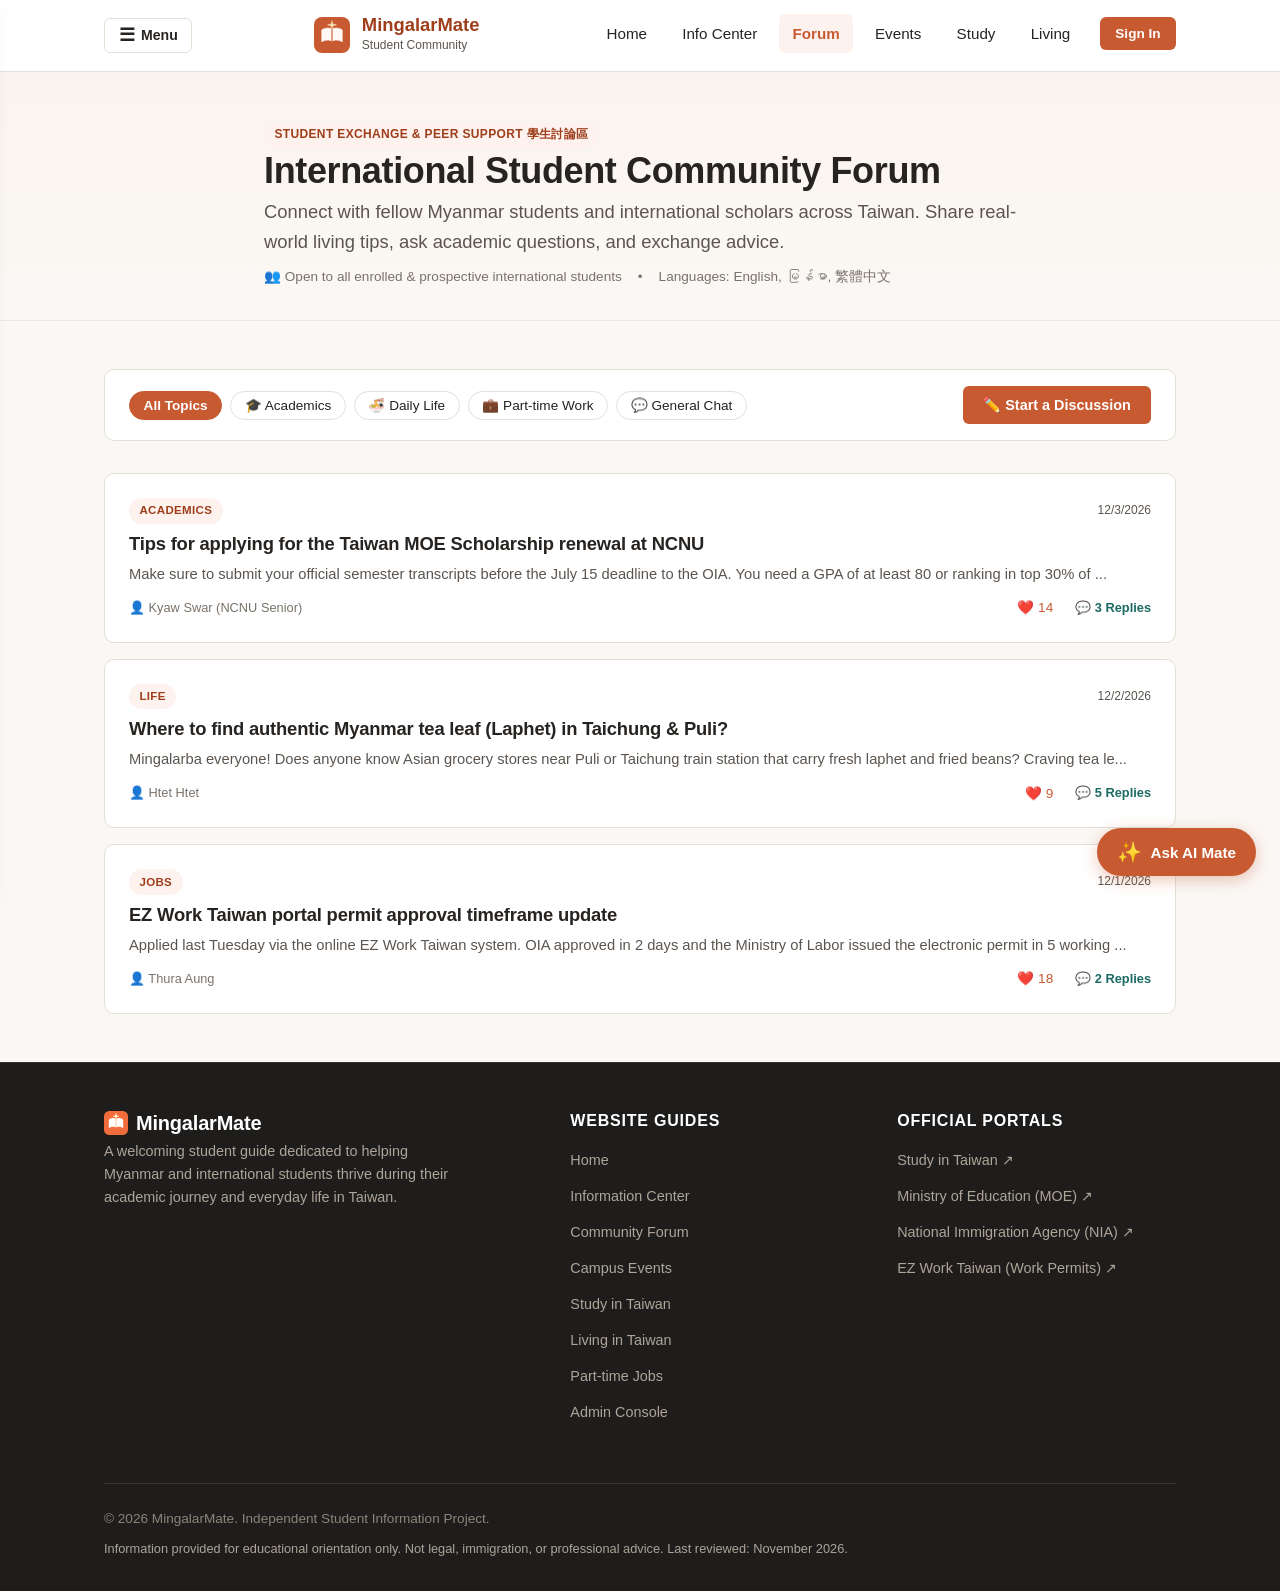
<file: pages/community-forum.html>
<!DOCTYPE html>
<html lang="en">
<head>
  <meta charset="UTF-8">
  <meta name="viewport" content="width=device-width, initial-scale=1.0">
  <meta name="description" content="MingalarMate Community Forum: A peer-to-peer discussion space for Myanmar and international students in Taiwan to ask questions, share experiences, and connect.">
  <title>Community Forum — MingalarMate</title>
  <link rel="stylesheet" href="../assets/css/style.css">
  <link rel="icon" type="image/svg+xml" href="../assets/images/logo.svg">
</head>
<body>
  <!-- Accessible skip link -->
  <a href="#main-content" class="skip-link">Skip to main content</a>

  <!-- Shared Site Header -->
  <header class="site-header">
    <div class="container header-container">
      <a href="../index.html" class="site-brand" aria-label="MingalarMate Home">
        <img src="../assets/images/logo.svg" alt="" class="brand-icon" width="36" height="36">
        <span class="brand-text">
          <span class="brand-title">MingalarMate</span>
          <span class="brand-subtitle">Student Community</span>
        </span>
      </a>

      <!-- Mobile Navigation Hamburger Button -->
      <button class="nav-toggle" type="button" aria-expanded="false" aria-controls="primary-navigation" aria-label="Toggle navigation menu">
        <span class="nav-toggle-icon"></span>
      </button>

      <!-- Primary Navigation -->
      <nav id="primary-navigation" class="site-nav" aria-label="Main menu">
        <ul class="nav-list">
          <li><a href="../index.html" class="nav-link">Home</a></li>
          <li><a href="information-center.html" class="nav-link">Info Center</a></li>
          <li><a href="community-forum.html" class="nav-link active" aria-current="page">Forum</a></li>
          <li><a href="events.html" class="nav-link">Events</a></li>
          <li><a href="study-in-taiwan.html" class="nav-link">Study</a></li>
          <li><a href="living-in-taiwan.html" class="nav-link">Living</a></li>
        </ul>
      </nav>
    </div>
  </header>

  <!-- Main Content Area -->
  <main id="main-content" class="main-content">
    
    <!-- Page Header Banner -->
    <header class="page-banner">
      <div class="container page-banner-content">
        <span class="badge">Student Exchange & Peer Support 學生討論區</span>
        <h1 class="page-title">International Student Community Forum</h1>
        <p class="page-lead">
          Connect with fellow Myanmar students and international scholars across Taiwan. Share real-world living tips, ask academic questions, and exchange advice.
        </p>
        <div class="page-meta">
          <span>👥 Open to all enrolled & prospective international students</span>
          <span>•</span>
          <span>Languages: English, မြန်မာ, 繁體中文</span>
        </div>
      </div>
    </header>

    <div class="container section">

      <!-- Action & Filter Bar -->
      <div style="display: flex; justify-content: space-between; align-items: center; flex-wrap: wrap; gap: 1rem; margin-bottom: var(--space-xl); background: var(--color-surface); padding: var(--space-md) var(--space-lg); border-radius: var(--radius-md); border: 1px solid var(--color-border);">
        <!-- Category Filters -->
        <div style="display: flex; gap: 0.5rem; flex-wrap: wrap;" id="forum-filter-pills">
          <button class="cat-pill active" data-cat="all" style="padding: 0.35rem 0.85rem; border-radius: var(--radius-pill); border: 1px solid var(--color-primary); background: var(--color-primary); color: #FFF; font-weight: 600; cursor: pointer; font-size: 0.85rem;">All Topics</button>
          <button class="cat-pill" data-cat="academics" style="padding: 0.35rem 0.85rem; border-radius: var(--radius-pill); border: 1px solid var(--color-border); background: var(--color-surface); color: var(--color-text); cursor: pointer; font-size: 0.85rem;">🎓 Academics</button>
          <button class="cat-pill" data-cat="life" style="padding: 0.35rem 0.85rem; border-radius: var(--radius-pill); border: 1px solid var(--color-border); background: var(--color-surface); color: var(--color-text); cursor: pointer; font-size: 0.85rem;">🍜 Daily Life</button>
          <button class="cat-pill" data-cat="jobs" style="padding: 0.35rem 0.85rem; border-radius: var(--radius-pill); border: 1px solid var(--color-border); background: var(--color-surface); color: var(--color-text); cursor: pointer; font-size: 0.85rem;">💼 Part-time Work</button>
          <button class="cat-pill" data-cat="general" style="padding: 0.35rem 0.85rem; border-radius: var(--radius-pill); border: 1px solid var(--color-border); background: var(--color-surface); color: var(--color-text); cursor: pointer; font-size: 0.85rem;">💬 General Chat</button>
        </div>

        <!-- Post Action Button -->
        <button id="btn-open-create-post" class="btn btn-primary" style="padding: 0.5rem 1.2rem; font-size: 0.9rem;">
          ✏️ Start a Discussion
        </button>
      </div>

      <!-- Forum Posts Feed -->
      <div id="forum-posts-container" style="display: flex; flex-direction: column; gap: var(--space-md);">
        <!-- Loaded dynamically -->
        <div style="text-align: center; padding: 2rem; color: var(--color-text-muted);">Loading community discussions...</div>
      </div>

    </div>

    <!-- Create Post Modal -->
    <div id="create-post-modal" style="display: none; position: fixed; top: 0; left: 0; width: 100vw; height: 100vh; background: rgba(0,0,0,0.5); z-index: 9999; align-items: center; justify-content: center; backdrop-filter: blur(4px);">
      <div class="card" style="width: 90%; max-width: 540px; background: #FFF; position: relative; padding: var(--space-xl); border-radius: var(--radius-lg);">
        <button id="btn-close-post-modal" style="position: absolute; top: 1rem; right: 1rem; background: none; border: none; font-size: 1.5rem; cursor: pointer; color: var(--color-text-muted);">&times;</button>
        <h3 style="margin-bottom: var(--space-md); color: var(--color-primary-dark);">Start a Student Discussion</h3>
        
        <form id="form-create-post">
          <div style="margin-bottom: var(--space-sm);">
            <label style="display: block; font-weight: 600; font-size: 0.85rem; margin-bottom: 0.25rem;">Category</label>
            <select id="new-post-category" style="width: 100%; padding: 0.6rem; border: 1px solid var(--color-border); border-radius: var(--radius-sm); font-family: inherit; background: #FFF;">
              <option value="academics">🎓 Academics & Scholarships</option>
              <option value="life">🍜 Daily Living & Housing</option>
              <option value="jobs">💼 Part-time Work & Permits</option>
              <option value="general" selected>💬 General Student Chat</option>
            </select>
          </div>

          <div style="margin-bottom: var(--space-sm);">
            <label style="display: block; font-weight: 600; font-size: 0.85rem; margin-bottom: 0.25rem;">Your Name / Nickname</label>
            <input type="text" id="new-post-author" placeholder="e.g. Su Mon (NCNU)" style="width: 100%; padding: 0.6rem; border: 1px solid var(--color-border); border-radius: var(--radius-sm); font-family: inherit;">
          </div>

          <div style="margin-bottom: var(--space-sm);">
            <label style="display: block; font-weight: 600; font-size: 0.85rem; margin-bottom: 0.25rem;">Discussion Title</label>
            <input type="text" id="new-post-title" required placeholder="What would you like to ask or share?" style="width: 100%; padding: 0.6rem; border: 1px solid var(--color-border); border-radius: var(--radius-sm); font-family: inherit;">
          </div>

          <div style="margin-bottom: var(--space-lg);">
            <label style="display: block; font-weight: 600; font-size: 0.85rem; margin-bottom: 0.25rem;">Details & Questions</label>
            <textarea id="new-post-content" required rows="5" placeholder="Share your experience or describe what you need help with..." style="width: 100%; padding: 0.6rem; border: 1px solid var(--color-border); border-radius: var(--radius-sm); font-family: inherit; resize: vertical;"></textarea>
          </div>

          <button type="submit" class="btn btn-primary" style="width: 100%;">Publish Discussion Post</button>
        </form>
      </div>
    </div>

    <!-- Post Detail / Comments Modal -->
    <div id="post-detail-modal" style="display: none; position: fixed; top: 0; left: 0; width: 100vw; height: 100vh; background: rgba(0,0,0,0.6); z-index: 9999; align-items: center; justify-content: center; backdrop-filter: blur(4px);">
      <div class="card" style="width: 90%; max-width: 650px; max-height: 85vh; background: #FFF; position: relative; padding: var(--space-xl); overflow-y: auto; border-radius: var(--radius-lg);">
        <button id="btn-close-detail-modal" style="position: absolute; top: 1rem; right: 1rem; background: none; border: none; font-size: 1.5rem; cursor: pointer; color: var(--color-text-muted);">&times;</button>
        <span id="detail-category-badge" class="badge" style="margin-bottom: var(--space-xs);">Category</span>
        <h2 id="detail-title" style="margin-top: 0.25rem; margin-bottom: 0.5rem;">Discussion Title</h2>
        <div style="font-size: 0.85rem; color: var(--color-text-muted); margin-bottom: var(--space-md);">
          Posted by <strong id="detail-author">Author</strong> • <span id="detail-date">Recently</span>
        </div>
        <div id="detail-content" style="line-height: 1.6; font-size: 0.95rem; margin-bottom: var(--space-lg); border-bottom: 1px solid var(--color-border); padding-bottom: var(--space-lg);"></div>

        <!-- Replies Section -->
        <h4 style="margin-bottom: var(--space-md);">Replies & Comments</h4>
        <div id="detail-comments-list" style="display: flex; flex-direction: column; gap: var(--space-sm); margin-bottom: var(--space-lg);">
          <div style="color: var(--color-text-muted); font-size: 0.85rem;">No replies yet. Be the first to reply!</div>
        </div>

        <!-- Add Reply Form -->
        <form id="form-add-comment" style="display: flex; gap: 0.5rem;">
          <input type="text" id="comment-input" required placeholder="Write a supportive reply..." style="flex: 1; padding: 0.6rem 0.85rem; border: 1px solid var(--color-border); border-radius: var(--radius-sm); font-family: inherit;">
          <button type="submit" class="btn btn-primary" style="padding: 0.6rem 1rem;">Reply</button>
        </form>
      </div>
    </div>

  </main>

  <!-- Shared Site Footer -->
  <footer class="site-footer">
    <div class="container">
      <div class="footer-grid">
        <div class="footer-brand">
          <h3>
            <img src="../assets/images/logo.svg" alt="" width="24" height="24" style="filter: brightness(1.2);">
            MingalarMate
          </h3>
          <p class="footer-desc">
            A welcoming student guide dedicated to helping Myanmar and international students thrive during their academic journey and everyday life in Taiwan.
          </p>
        </div>

        <div>
          <h4 class="footer-heading">Website Guides</h4>
          <ul class="footer-links">
            <li><a href="../index.html">Home</a></li>
            <li><a href="information-center.html">Information Center</a></li>
            <li><a href="community-forum.html">Community Forum</a></li>
            <li><a href="events.html">Campus Events</a></li>
            <li><a href="study-in-taiwan.html">Study in Taiwan</a></li>
            <li><a href="living-in-taiwan.html">Living in Taiwan</a></li>
            <li><a href="part-time-jobs.html">Part-time Jobs</a></li>
            <li><a href="admin.html">Admin Console</a></li>
          </ul>
        </div>

        <div>
          <h4 class="footer-heading">Official Portals</h4>
          <ul class="footer-links">
            <li><a href="https://www.studyintaiwan.org" target="_blank" rel="noopener noreferrer">Study in Taiwan ↗</a></li>
            <li><a href="https://english.moe.gov.tw" target="_blank" rel="noopener noreferrer">Ministry of Education (MOE) ↗</a></li>
            <li><a href="https://www.immigration.gov.tw" target="_blank" rel="noopener noreferrer">National Immigration Agency (NIA) ↗</a></li>
            <li><a href="https://ezwp.wda.gov.tw" target="_blank" rel="noopener noreferrer">EZ Work Taiwan (Work Permits) ↗</a></li>
          </ul>
        </div>
      </div>

      <div class="footer-bottom">
        <div>
          &copy; <span id="current-year">2026</span> MingalarMate. Independent Student Information Project.
        </div>
        <div class="footer-disclaimer">
          Information provided for educational orientation only. Not legal, immigration, or professional advice. Last reviewed: November 2026.
        </div>
      </div>
    </div>
  </footer>

  <!-- Scripts -->
  <script src="../assets/js/i18n.js"></script>
  <script src="../assets/js/main.js"></script>
  <script src="../assets/js/auth.js"></script>
  <script src="../assets/js/chat.js"></script>

  <!-- Forum Controller Script -->
  <script>
    const API_BASE = window.MINGALARMATE_API_URL || 'http://localhost:8000/api';

    // Fallback baseline discussions
    const DEFAULT_POSTS = [
      {
        id: 'p1',
        author_name: 'Kyaw Swar (NCNU Senior)',
        category: 'academics',
        title: 'Tips for applying for the Taiwan MOE Scholarship renewal at NCNU',
        content: 'Make sure to submit your official semester transcripts before the July 15 deadline to the OIA. You need a GPA of at least 80 or ranking in top 30% of your class. Let me know if you need help preparing your recommendation letters!',
        likes_count: 14,
        replies_count: 3,
        created_at: new Date(Date.now() - 3600000 * 24).toISOString()
      },
      {
        id: 'p2',
        author_name: 'Htet Htet',
        category: 'life',
        title: 'Where to find authentic Myanmar tea leaf (Laphet) in Taichung & Puli?',
        content: 'Mingalarba everyone! Does anyone know Asian grocery stores near Puli or Taichung train station that carry fresh laphet and fried beans? Craving tea leaf salad before midterm exams!',
        likes_count: 9,
        replies_count: 5,
        created_at: new Date(Date.now() - 3600000 * 48).toISOString()
      },
      {
        id: 'p3',
        author_name: 'Thura Aung',
        category: 'jobs',
        title: 'EZ Work Taiwan portal permit approval timeframe update',
        content: 'Applied last Tuesday via the online EZ Work Taiwan system. OIA approved in 2 days and the Ministry of Labor issued the electronic permit in 5 working days. Make sure your postal fee slip is scanned clearly.',
        likes_count: 18,
        replies_count: 2,
        created_at: new Date(Date.now() - 3600000 * 72).toISOString()
      }
    ];

    let currentPosts = DEFAULT_POSTS;
    let selectedCat = 'all';
    let activePostId = null;

    async function loadPosts() {
      try {
        const res = await fetch(`${API_BASE}/forum/posts`);
        if (res.ok) {
          const apiPosts = await res.json();
          if (apiPosts && apiPosts.length > 0) {
            currentPosts = apiPosts.map(p => ({
              id: p.id,
              author_name: p.author_name || 'Student',
              category: p.category || 'general',
              title: p.title,
              content: p.content,
              likes_count: p.likes_count || 0,
              replies_count: (p.forum_comments && p.forum_comments[0] && p.forum_comments[0].count) || 0,
              created_at: p.created_at
            }));
          }
        }
      } catch (e) {
        console.log('Using baseline forum discussions:', e);
      }
      renderPosts();
    }

    function renderPosts() {
      const container = document.getElementById('forum-posts-container');
      const filtered = currentPosts.filter(p => selectedCat === 'all' || p.category === selectedCat);

      if (filtered.length === 0) {
        container.innerHTML = '<div style="text-align:center; padding: 2rem; color: var(--color-text-muted);">No posts found in this category. Be the first to start a conversation!</div>';
        return;
      }

      container.innerHTML = filtered.map(p => `
        <article class="forum-card">
          <div style="display: flex; justify-content: space-between; align-items: center;">
            <span class="badge" style="font-size: 0.72rem;">${p.category.toUpperCase()}</span>
            <span style="font-size: 0.75rem; color: var(--color-text-muted);">${new Date(p.created_at).toLocaleDateString()}</span>
          </div>
          <h3 style="font-size: 1.15rem; margin: 0.25rem 0; cursor: pointer;" class="post-title-link" data-id="${p.id}">${p.title}</h3>
          <p style="font-size: 0.92rem; color: var(--color-text-muted); margin: 0; line-height: 1.5;">${p.content.substring(0, 150)}${p.content.length > 150 ? '...' : ''}</p>
          <div style="display: flex; justify-content: space-between; align-items: center; margin-top: 0.5rem; font-size: 0.8rem; color: var(--color-text-light);">
            <span>👤 ${p.author_name}</span>
            <div style="display: flex; gap: 1rem; align-items: center;">
              <button class="btn-like-post" data-id="${p.id}" style="background: none; border: none; cursor: pointer; font-size: 0.85rem; color: var(--color-primary);">❤️ ${p.likes_count}</button>
              <span class="btn-view-post" data-id="${p.id}" style="cursor: pointer; color: var(--color-accent); font-weight: 600;">💬 ${p.replies_count || 0} Replies</span>
            </div>
          </div>
        </article>
      `).join('');

      // Bind Clicks
      document.querySelectorAll('.post-title-link, .btn-view-post').forEach(el => {
        el.addEventListener('click', () => {
          const id = el.getAttribute('data-id');
          openPostDetail(id);
        });
      });

      document.querySelectorAll('.btn-like-post').forEach(btn => {
        btn.addEventListener('click', async () => {
          const id = btn.getAttribute('data-id');
          btn.textContent = '❤️ ' + (parseInt(btn.textContent.replace('❤️ ', '')) + 1);
          try {
            await fetch(`${API_BASE}/forum/posts/${id}/like`, { method: 'POST' });
          } catch(e) {}
        });
      });
    }

    async function openPostDetail(id) {
      activePostId = id;
      const post = currentPosts.find(p => p.id === id);
      if (!post) return;

      document.getElementById('detail-category-badge').textContent = post.category.toUpperCase();
      document.getElementById('detail-title').textContent = post.title;
      document.getElementById('detail-author').textContent = post.author_name;
      document.getElementById('detail-date').textContent = new Date(post.created_at).toLocaleDateString();
      document.getElementById('detail-content').textContent = post.content;

      // Load comments from API
      const commentsContainer = document.getElementById('detail-comments-list');
      try {
        const res = await fetch(`${API_BASE}/forum/posts/${id}`);
        if (res.ok) {
          const data = await res.json();
          if (data.comments && data.comments.length > 0) {
            commentsContainer.innerHTML = data.comments.map(c => `
              <div style="padding: 0.5rem 0.75rem; background: var(--color-surface-subtle); border-radius: var(--radius-sm); font-size: 0.85rem;">
                <div style="display:flex; justify-content:space-between; margin-bottom:2px;">
                  <strong>${c.author_name}</strong>
                  <span style="color:var(--color-text-muted); font-size:0.75rem;">${new Date(c.created_at).toLocaleTimeString([], {hour: '2-digit', minute:'2-digit'})}</span>
                </div>
                <div>${c.content}</div>
              </div>
            `).join('');
          } else {
            commentsContainer.innerHTML = '<div style="color: var(--color-text-muted); font-size: 0.85rem;">No replies yet. Be the first to share your thoughts!</div>';
          }
        }
      } catch (e) {
        commentsContainer.innerHTML = '<div style="color: var(--color-text-muted); font-size: 0.85rem;">Peer discussion thread active.</div>';
      }

      document.getElementById('post-detail-modal').style.display = 'flex';
    }

    // New Post Modal controls
    document.getElementById('btn-open-create-post').addEventListener('click', () => {
      document.getElementById('create-post-modal').style.display = 'flex';
    });
    document.getElementById('btn-close-post-modal').addEventListener('click', () => {
      document.getElementById('create-post-modal').style.display = 'none';
    });
    document.getElementById('btn-close-detail-modal').addEventListener('click', () => {
      document.getElementById('post-detail-modal').style.display = 'none';
    });

    // Submit New Post
    document.getElementById('form-create-post').addEventListener('submit', async (e) => {
      e.preventDefault();
      const title = document.getElementById('new-post-title').value.trim();
      const content = document.getElementById('new-post-content').value.trim();
      const category = document.getElementById('new-post-category').value;
      const author = document.getElementById('new-post-author').value.trim() || 'Student';

      try {
        await fetch(`${API_BASE}/forum/posts`, {
          method: 'POST',
          headers: { 'Content-Type': 'application/json' },
          body: JSON.stringify({ title, content, category, author_name: author })
        });
      } catch (err) {}

      // Add to local UI
      currentPosts.unshift({
        id: 'temp-' + Date.now(),
        author_name: author,
        category,
        title,
        content,
        likes_count: 0,
        replies_count: 0,
        created_at: new Date().toISOString()
      });

      document.getElementById('create-post-modal').style.display = 'none';
      document.getElementById('form-create-post').reset();
      renderPosts();
    });

    // Submit Comment
    document.getElementById('form-add-comment').addEventListener('submit', async (e) => {
      e.preventDefault();
      const input = document.getElementById('comment-input');
      const text = input.value.trim();
      if (!text || !activePostId) return;

      const user = window.authManager ? window.authManager.getUser() : null;
      const author = (user && user.user_metadata && user.user_metadata.full_name) || 'Fellow Student';

      try {
        await fetch(`${API_BASE}/forum/posts/${activePostId}/comments`, {
          method: 'POST',
          headers: { 'Content-Type': 'application/json' },
          body: JSON.stringify({ content: text, author_name: author })
        });
      } catch (err) {}

      const container = document.getElementById('detail-comments-list');
      const newCommentEl = document.createElement('div');
      newCommentEl.style.cssText = 'padding: 0.5rem 0.75rem; background: var(--color-surface-subtle); border-radius: var(--radius-sm); font-size: 0.85rem;';
      newCommentEl.innerHTML = `<strong>${author}</strong> <span style="font-size:0.75rem; color:var(--color-text-muted);">Just now</span><div>${text}</div>`;
      container.appendChild(newCommentEl);
      input.value = '';
    });

    // Category pills filter
    document.querySelectorAll('#forum-filter-pills .cat-pill').forEach(pill => {
      pill.addEventListener('click', () => {
        document.querySelectorAll('#forum-filter-pills .cat-pill').forEach(p => {
          p.style.background = 'var(--color-surface)';
          p.style.color = 'var(--color-text)';
          p.style.borderColor = 'var(--color-border)';
          p.classList.remove('active');
        });
        pill.style.background = 'var(--color-primary)';
        pill.style.color = '#FFF';
        pill.style.borderColor = 'var(--color-primary)';
        pill.classList.add('active');
        selectedCat = pill.getAttribute('data-cat');
        renderPosts();
      });
    });

    // Initial Load
    loadPosts();
  </script>
</body>
</html>
</file>
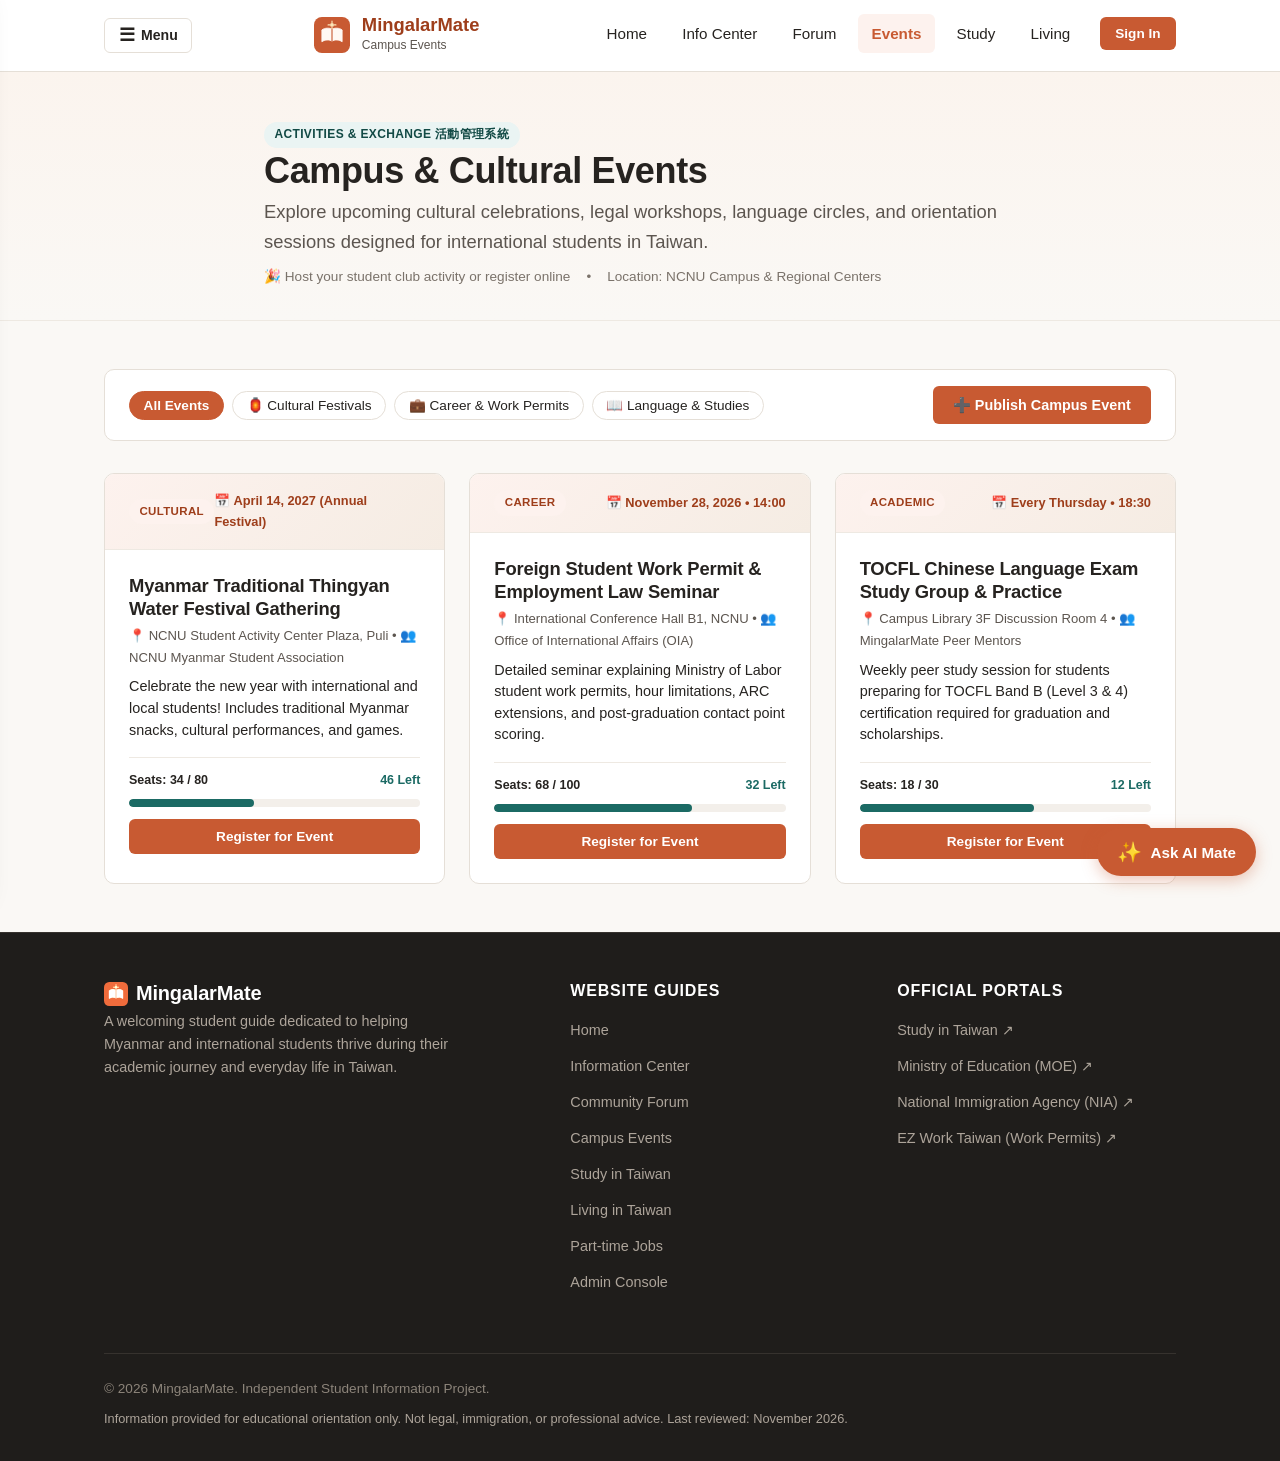
<file: pages/events.html>
<!DOCTYPE html>
<html lang="en">
<head>
  <meta charset="UTF-8">
  <meta name="viewport" content="width=device-width, initial-scale=1.0">
  <meta name="description" content="MingalarMate Campus Events: Discover and register for Taiwan international student cultural gatherings, work permit seminars, and language workshops.">
  <title>Campus Events — MingalarMate</title>
  <link rel="stylesheet" href="../assets/css/style.css">
  <link rel="icon" type="image/svg+xml" href="../assets/images/logo.svg">
</head>
<body>
  <!-- Accessible skip link -->
  <a href="#main-content" class="skip-link">Skip to main content</a>

  <!-- Shared Site Header -->
  <header class="site-header">
    <div class="container header-container">
      <a href="../index.html" class="site-brand" aria-label="MingalarMate Home">
        <img src="../assets/images/logo.svg" alt="" class="brand-icon" width="36" height="36">
        <span class="brand-text">
          <span class="brand-title">MingalarMate</span>
          <span class="brand-subtitle">Campus Events</span>
        </span>
      </a>

      <!-- Mobile Navigation Hamburger Button -->
      <button class="nav-toggle" type="button" aria-expanded="false" aria-controls="primary-navigation" aria-label="Toggle navigation menu">
        <span class="nav-toggle-icon"></span>
      </button>

      <!-- Primary Navigation -->
      <nav id="primary-navigation" class="site-nav" aria-label="Main menu">
        <ul class="nav-list">
          <li><a href="../index.html" class="nav-link">Home</a></li>
          <li><a href="information-center.html" class="nav-link">Info Center</a></li>
          <li><a href="community-forum.html" class="nav-link">Forum</a></li>
          <li><a href="events.html" class="nav-link active" aria-current="page">Events</a></li>
          <li><a href="study-in-taiwan.html" class="nav-link">Study</a></li>
          <li><a href="living-in-taiwan.html" class="nav-link">Living</a></li>
        </ul>
      </nav>
    </div>
  </header>

  <!-- Main Content Area -->
  <main id="main-content" class="main-content">
    
    <!-- Page Header Banner -->
    <header class="page-banner">
      <div class="container page-banner-content">
        <span class="badge badge-accent">Activities & Exchange 活動管理系統</span>
        <h1 class="page-title">Campus & Cultural Events</h1>
        <p class="page-lead">
          Explore upcoming cultural celebrations, legal workshops, language circles, and orientation sessions designed for international students in Taiwan.
        </p>
        <div class="page-meta">
          <span>🎉 Host your student club activity or register online</span>
          <span>•</span>
          <span>Location: NCNU Campus & Regional Centers</span>
        </div>
      </div>
    </header>

    <div class="container section">

      <!-- Action & Filter Bar -->
      <div style="display: flex; justify-content: space-between; align-items: center; flex-wrap: wrap; gap: 1rem; margin-bottom: var(--space-xl); background: var(--color-surface); padding: var(--space-md) var(--space-lg); border-radius: var(--radius-md); border: 1px solid var(--color-border);">
        <div style="display: flex; gap: 0.5rem; flex-wrap: wrap;" id="events-filter-pills">
          <button class="cat-pill active" data-cat="all" style="padding: 0.35rem 0.85rem; border-radius: var(--radius-pill); border: 1px solid var(--color-primary); background: var(--color-primary); color: #FFF; font-weight: 600; cursor: pointer; font-size: 0.85rem;">All Events</button>
          <button class="cat-pill" data-cat="cultural" style="padding: 0.35rem 0.85rem; border-radius: var(--radius-pill); border: 1px solid var(--color-border); background: var(--color-surface); color: var(--color-text); cursor: pointer; font-size: 0.85rem;">🏮 Cultural Festivals</button>
          <button class="cat-pill" data-cat="career" style="padding: 0.35rem 0.85rem; border-radius: var(--radius-pill); border: 1px solid var(--color-border); background: var(--color-surface); color: var(--color-text); cursor: pointer; font-size: 0.85rem;">💼 Career & Work Permits</button>
          <button class="cat-pill" data-cat="academic" style="padding: 0.35rem 0.85rem; border-radius: var(--radius-pill); border: 1px solid var(--color-border); background: var(--color-surface); color: var(--color-text); cursor: pointer; font-size: 0.85rem;">📖 Language & Studies</button>
        </div>

        <button id="btn-open-create-event" class="btn btn-primary" style="padding: 0.5rem 1.2rem; font-size: 0.9rem;">
          ➕ Publish Campus Event
        </button>
      </div>

      <!-- Events Grid -->
      <div id="events-grid" class="grid-3">
        <!-- Rendered dynamically -->
        <div style="text-align: center; grid-column: 1 / -1; padding: 2rem; color: var(--color-text-muted);">Loading upcoming events...</div>
      </div>

    </div>

    <!-- Registration Modal -->
    <div id="event-register-modal" style="display: none; position: fixed; top: 0; left: 0; width: 100vw; height: 100vh; background: rgba(0,0,0,0.5); z-index: 9999; align-items: center; justify-content: center; backdrop-filter: blur(4px);">
      <div class="card" style="width: 90%; max-width: 440px; background: #FFF; position: relative; padding: var(--space-xl); border-radius: var(--radius-lg);">
        <button id="btn-close-reg-modal" style="position: absolute; top: 1rem; right: 1rem; background: none; border: none; font-size: 1.5rem; cursor: pointer; color: var(--color-text-muted);">&times;</button>
        <span class="badge" style="margin-bottom: var(--space-xs);">Online Registration</span>
        <h3 id="reg-event-title" style="margin-top: 0.25rem; margin-bottom: var(--space-md); color: var(--color-primary-dark);">Event Title</h3>
        
        <form id="form-event-register">
          <div style="margin-bottom: var(--space-sm);">
            <label style="display: block; font-weight: 600; font-size: 0.85rem; margin-bottom: 0.25rem;">Student Name</label>
            <input type="text" id="reg-student-name" required placeholder="e.g. Min Thet Aung" style="width: 100%; padding: 0.6rem; border: 1px solid var(--color-border); border-radius: var(--radius-sm); font-family: inherit;">
          </div>

          <div style="margin-bottom: var(--space-md);">
            <label style="display: block; font-weight: 600; font-size: 0.85rem; margin-bottom: 0.25rem;">University Email</label>
            <input type="email" id="reg-student-email" required placeholder="student@ncnu.edu.tw" style="width: 100%; padding: 0.6rem; border: 1px solid var(--color-border); border-radius: var(--radius-sm); font-family: inherit;">
          </div>

          <div id="reg-alert" style="display: none; padding: 0.5rem 0.75rem; border-radius: var(--radius-sm); font-size: 0.85rem; margin-bottom: 1rem;"></div>

          <button type="submit" id="btn-confirm-reg" class="btn btn-primary" style="width: 100%;">Confirm Spot Registration</button>
        </form>
      </div>
    </div>

    <!-- Create Event Modal -->
    <div id="create-event-modal" style="display: none; position: fixed; top: 0; left: 0; width: 100vw; height: 100vh; background: rgba(0,0,0,0.5); z-index: 9999; align-items: center; justify-content: center; backdrop-filter: blur(4px);">
      <div class="card" style="width: 90%; max-width: 500px; background: #FFF; position: relative; padding: var(--space-xl); border-radius: var(--radius-lg);">
        <button id="btn-close-create-event" style="position: absolute; top: 1rem; right: 1rem; background: none; border: none; font-size: 1.5rem; cursor: pointer; color: var(--color-text-muted);">&times;</button>
        <h3 style="margin-bottom: var(--space-md); color: var(--color-primary-dark);">Publish Student Event</h3>
        
        <form id="form-publish-event">
          <div style="margin-bottom: var(--space-sm);">
            <label style="display: block; font-weight: 600; font-size: 0.85rem; margin-bottom: 0.2rem;">Event Title</label>
            <input type="text" id="ev-title" required placeholder="e.g. Myanmar Traditional Food Festival" style="width: 100%; padding: 0.6rem; border: 1px solid var(--color-border); border-radius: var(--radius-sm); font-family: inherit;">
          </div>

          <div style="margin-bottom: var(--space-sm);">
            <label style="display: block; font-weight: 600; font-size: 0.85rem; margin-bottom: 0.2rem;">Organizer / Student Club</label>
            <input type="text" id="ev-organizer" required placeholder="e.g. Myanmar Student Association" style="width: 100%; padding: 0.6rem; border: 1px solid var(--color-border); border-radius: var(--radius-sm); font-family: inherit;">
          </div>

          <div style="display: grid; grid-template-columns: 1fr 1fr; gap: 0.5rem; margin-bottom: var(--space-sm);">
            <div>
              <label style="display: block; font-weight: 600; font-size: 0.85rem; margin-bottom: 0.2rem;">Category</label>
              <select id="ev-cat" style="width: 100%; padding: 0.6rem; border: 1px solid var(--color-border); border-radius: var(--radius-sm); font-family: inherit; background:#FFF;">
                <option value="cultural">🏮 Cultural</option>
                <option value="career">💼 Career</option>
                <option value="academic">📖 Academic</option>
                <option value="social">🎉 Social</option>
              </select>
            </div>
            <div>
              <label style="display: block; font-weight: 600; font-size: 0.85rem; margin-bottom: 0.2rem;">Capacity (Seats)</label>
              <input type="number" id="ev-capacity" value="50" min="5" max="500" style="width: 100%; padding: 0.6rem; border: 1px solid var(--color-border); border-radius: var(--radius-sm); font-family: inherit;">
            </div>
          </div>

          <div style="margin-bottom: var(--space-sm);">
            <label style="display: block; font-weight: 600; font-size: 0.85rem; margin-bottom: 0.2rem;">Location</label>
            <input type="text" id="ev-loc" required placeholder="e.g. NCNU Student Activity Center" style="width: 100%; padding: 0.6rem; border: 1px solid var(--color-border); border-radius: var(--radius-sm); font-family: inherit;">
          </div>

          <div style="margin-bottom: var(--space-md);">
            <label style="display: block; font-weight: 600; font-size: 0.85rem; margin-bottom: 0.2rem;">Description</label>
            <textarea id="ev-desc" required rows="3" placeholder="Explain what the event is about, what to prepare, schedule..." style="width: 100%; padding: 0.6rem; border: 1px solid var(--color-border); border-radius: var(--radius-sm); font-family: inherit; resize: vertical;"></textarea>
          </div>

          <button type="submit" class="btn btn-primary" style="width: 100%;">Publish Event</button>
        </form>
      </div>
    </div>

  </main>

  <!-- Shared Site Footer -->
  <footer class="site-footer">
    <div class="container">
      <div class="footer-grid">
        <div class="footer-brand">
          <h3>
            <img src="../assets/images/logo.svg" alt="" width="24" height="24" style="filter: brightness(1.2);">
            MingalarMate
          </h3>
          <p class="footer-desc">
            A welcoming student guide dedicated to helping Myanmar and international students thrive during their academic journey and everyday life in Taiwan.
          </p>
        </div>

        <div>
          <h4 class="footer-heading">Website Guides</h4>
          <ul class="footer-links">
            <li><a href="../index.html">Home</a></li>
            <li><a href="information-center.html">Information Center</a></li>
            <li><a href="community-forum.html">Community Forum</a></li>
            <li><a href="events.html">Campus Events</a></li>
            <li><a href="study-in-taiwan.html">Study in Taiwan</a></li>
            <li><a href="living-in-taiwan.html">Living in Taiwan</a></li>
            <li><a href="part-time-jobs.html">Part-time Jobs</a></li>
            <li><a href="admin.html">Admin Console</a></li>
          </ul>
        </div>

        <div>
          <h4 class="footer-heading">Official Portals</h4>
          <ul class="footer-links">
            <li><a href="https://www.studyintaiwan.org" target="_blank" rel="noopener noreferrer">Study in Taiwan ↗</a></li>
            <li><a href="https://english.moe.gov.tw" target="_blank" rel="noopener noreferrer">Ministry of Education (MOE) ↗</a></li>
            <li><a href="https://www.immigration.gov.tw" target="_blank" rel="noopener noreferrer">National Immigration Agency (NIA) ↗</a></li>
            <li><a href="https://ezwp.wda.gov.tw" target="_blank" rel="noopener noreferrer">EZ Work Taiwan (Work Permits) ↗</a></li>
          </ul>
        </div>
      </div>

      <div class="footer-bottom">
        <div>
          &copy; <span id="current-year">2026</span> MingalarMate. Independent Student Information Project.
        </div>
        <div class="footer-disclaimer">
          Information provided for educational orientation only. Not legal, immigration, or professional advice. Last reviewed: November 2026.
        </div>
      </div>
    </div>
  </footer>

  <!-- Scripts -->
  <script src="../assets/js/i18n.js"></script>
  <script src="../assets/js/main.js"></script>
  <script src="../assets/js/auth.js"></script>
  <script src="../assets/js/chat.js"></script>

  <!-- Events Controller Script -->
  <script>
    const API_BASE = window.MINGALARMATE_API_URL || 'http://localhost:8000/api';

    const DEFAULT_EVENTS = [
      {
        id: 'ev-1',
        title: 'Myanmar Traditional Thingyan Water Festival Gathering',
        description: 'Celebrate the new year with international and local students! Includes traditional Myanmar snacks, cultural performances, and games.',
        location: 'NCNU Student Activity Center Plaza, Puli',
        organizer: 'NCNU Myanmar Student Association',
        category: 'cultural',
        capacity: 80,
        registered_count: 34,
        date_str: 'April 14, 2027 (Annual Festival)'
      },
      {
        id: 'ev-2',
        title: 'Foreign Student Work Permit & Employment Law Seminar',
        description: 'Detailed seminar explaining Ministry of Labor student work permits, hour limitations, ARC extensions, and post-graduation contact point scoring.',
        location: 'International Conference Hall B1, NCNU',
        organizer: 'Office of International Affairs (OIA)',
        category: 'career',
        capacity: 100,
        registered_count: 68,
        date_str: 'November 28, 2026 • 14:00'
      },
      {
        id: 'ev-3',
        title: 'TOCFL Chinese Language Exam Study Group & Practice',
        description: 'Weekly peer study session for students preparing for TOCFL Band B (Level 3 & 4) certification required for graduation and scholarships.',
        location: 'Campus Library 3F Discussion Room 4',
        organizer: 'MingalarMate Peer Mentors',
        category: 'academic',
        capacity: 30,
        registered_count: 18,
        date_str: 'Every Thursday • 18:30'
      }
    ];

    let allEvents = DEFAULT_EVENTS;
    let selectedCategory = 'all';
    let targetEventId = null;

    async function loadEvents() {
      try {
        const res = await fetch(`${API_BASE}/events`);
        if (res.ok) {
          const apiEvents = await res.json();
          if (apiEvents && apiEvents.length > 0) {
            allEvents = apiEvents.map(e => ({
              id: e.id,
              title: e.title,
              description: e.description,
              location: e.location,
              organizer: e.organizer,
              category: e.category,
              capacity: e.capacity || 50,
              registered_count: e.registered_count || 0,
              date_str: new Date(e.event_date).toLocaleDateString()
            }));
          }
        }
      } catch (e) {
        console.log('Using baseline campus events:', e);
      }
      renderEvents();
    }

    function renderEvents() {
      const grid = document.getElementById('events-grid');
      const filtered = allEvents.filter(e => selectedCategory === 'all' || e.category === selectedCategory);

      if (filtered.length === 0) {
        grid.innerHTML = '<div style="text-align:center; grid-column: 1 / -1; padding: 2rem; color: var(--color-text-muted);">No events listed in this category currently.</div>';
        return;
      }

      grid.innerHTML = filtered.map(ev => {
        const percent = Math.min(100, Math.round((ev.registered_count / ev.capacity) * 100));
        const isFull = ev.registered_count >= ev.capacity;

        return `
          <article class="event-card">
            <div class="event-banner">
              <span class="badge" style="font-size: 0.72rem;">${ev.category.toUpperCase()}</span>
              <span style="font-size: 0.8rem; font-weight: 700; color: var(--color-primary-dark);">📅 ${ev.date_str}</span>
            </div>
            <div class="event-body">
              <h3 style="font-size: 1.15rem; margin-bottom: 0.35rem;">${ev.title}</h3>
              <div style="font-size: 0.82rem; color: var(--color-text-muted); margin-bottom: 0.5rem;">
                📍 ${ev.location} • 👥 ${ev.organizer}
              </div>
              <p style="font-size: 0.9rem; line-height: 1.5; color: var(--color-text); margin-bottom: 1rem;">
                ${ev.description}
              </p>
              
              <div style="margin-top: auto; padding-top: 0.75rem; border-top: 1px solid var(--color-border-subtle);">
                <div style="display: flex; justify-content: space-between; font-size: 0.78rem; font-weight: 600;">
                  <span>Seats: ${ev.registered_count} / ${ev.capacity}</span>
                  <span style="color: ${isFull ? '#D9534F' : 'var(--color-accent)'};">${isFull ? 'FULL' : `${ev.capacity - ev.registered_count} Left`}</span>
                </div>
                <div class="progress-bar-wrap">
                  <div class="progress-bar-fill" style="width: ${percent}%; background: ${isFull ? '#D9534F' : 'var(--color-accent)'};"></div>
                </div>

                <button class="btn ${isFull ? 'btn-secondary' : 'btn-primary'} btn-register-event" data-id="${ev.id}" data-title="${ev.title}" ${isFull ? 'disabled' : ''} style="width: 100%; margin-top: 0.75rem; padding: 0.45rem; font-size: 0.85rem;">
                  ${isFull ? 'Registration Full' : 'Register for Event'}
                </button>
              </div>
            </div>
          </article>
        `;
      }).join('');

      document.querySelectorAll('.btn-register-event').forEach(btn => {
        btn.addEventListener('click', () => {
          targetEventId = btn.getAttribute('data-id');
          const title = btn.getAttribute('data-title');
          document.getElementById('reg-event-title').textContent = title;
          document.getElementById('event-register-modal').style.display = 'flex';
        });
      });
    }

    // Modal Events
    document.getElementById('btn-close-reg-modal').addEventListener('click', () => {
      document.getElementById('event-register-modal').style.display = 'none';
    });
    document.getElementById('btn-open-create-event').addEventListener('click', () => {
      document.getElementById('create-event-modal').style.display = 'flex';
    });
    document.getElementById('btn-close-create-event').addEventListener('click', () => {
      document.getElementById('create-event-modal').style.display = 'none';
    });

    // Handle Registration Submission
    document.getElementById('form-event-register').addEventListener('submit', async (e) => {
      e.preventDefault();
      const name = document.getElementById('reg-student-name').value.trim();
      const email = document.getElementById('reg-student-email').value.trim();
      const alertBox = document.getElementById('reg-alert');

      try {
        await fetch(`${API_BASE}/events/${targetEventId}/register`, {
          method: 'POST',
          headers: { 'Content-Type': 'application/json' },
          body: JSON.stringify({ student_name: name, student_email: email })
        });
      } catch (err) {}

      // Update local count
      const ev = allEvents.find(e => e.id === targetEventId);
      if (ev) ev.registered_count++;

      alertBox.textContent = '✅ You are successfully registered! A confirmation has been reserved.';
      alertBox.style.display = 'block';
      alertBox.style.background = 'var(--color-info-bg)';
      alertBox.style.color = 'var(--color-info-text)';

      setTimeout(() => {
        document.getElementById('event-register-modal').style.display = 'none';
        alertBox.style.display = 'none';
        document.getElementById('form-event-register').reset();
        renderEvents();
      }, 1500);
    });

    // Handle Event Publish
    document.getElementById('form-publish-event').addEventListener('submit', async (e) => {
      e.preventDefault();
      const title = document.getElementById('ev-title').value.trim();
      const organizer = document.getElementById('ev-organizer').value.trim();
      const category = document.getElementById('ev-cat').value;
      const capacity = parseInt(document.getElementById('ev-capacity').value, 10);
      const location = document.getElementById('ev-loc').value.trim();
      const description = document.getElementById('ev-desc').value.trim();

      allEvents.unshift({
        id: 'ev-' + Date.now(),
        title,
        description,
        location,
        organizer,
        category,
        capacity,
        registered_count: 1,
        date_str: 'Upcoming'
      });

      try {
        await fetch(`${API_BASE}/events`, {
          method: 'POST',
          headers: { 'Content-Type': 'application/json' },
          body: JSON.stringify({
            title, description, location, organizer, category, capacity,
            event_date: new Date().toISOString()
          })
        });
      } catch (err) {}

      document.getElementById('create-event-modal').style.display = 'none';
      document.getElementById('form-publish-event').reset();
      renderEvents();
    });

    // Category Filter Pills
    document.querySelectorAll('#events-filter-pills .cat-pill').forEach(pill => {
      pill.addEventListener('click', () => {
        document.querySelectorAll('#events-filter-pills .cat-pill').forEach(p => {
          p.style.background = 'var(--color-surface)';
          p.style.color = 'var(--color-text)';
          p.style.borderColor = 'var(--color-border)';
          p.classList.remove('active');
        });
        pill.style.background = 'var(--color-primary)';
        pill.style.color = '#FFF';
        pill.style.borderColor = 'var(--color-primary)';
        pill.classList.add('active');
        selectedCategory = pill.getAttribute('data-cat');
        renderEvents();
      });
    });

    // Initial Load
    loadEvents();
  </script>
</body>
</html>
</file>
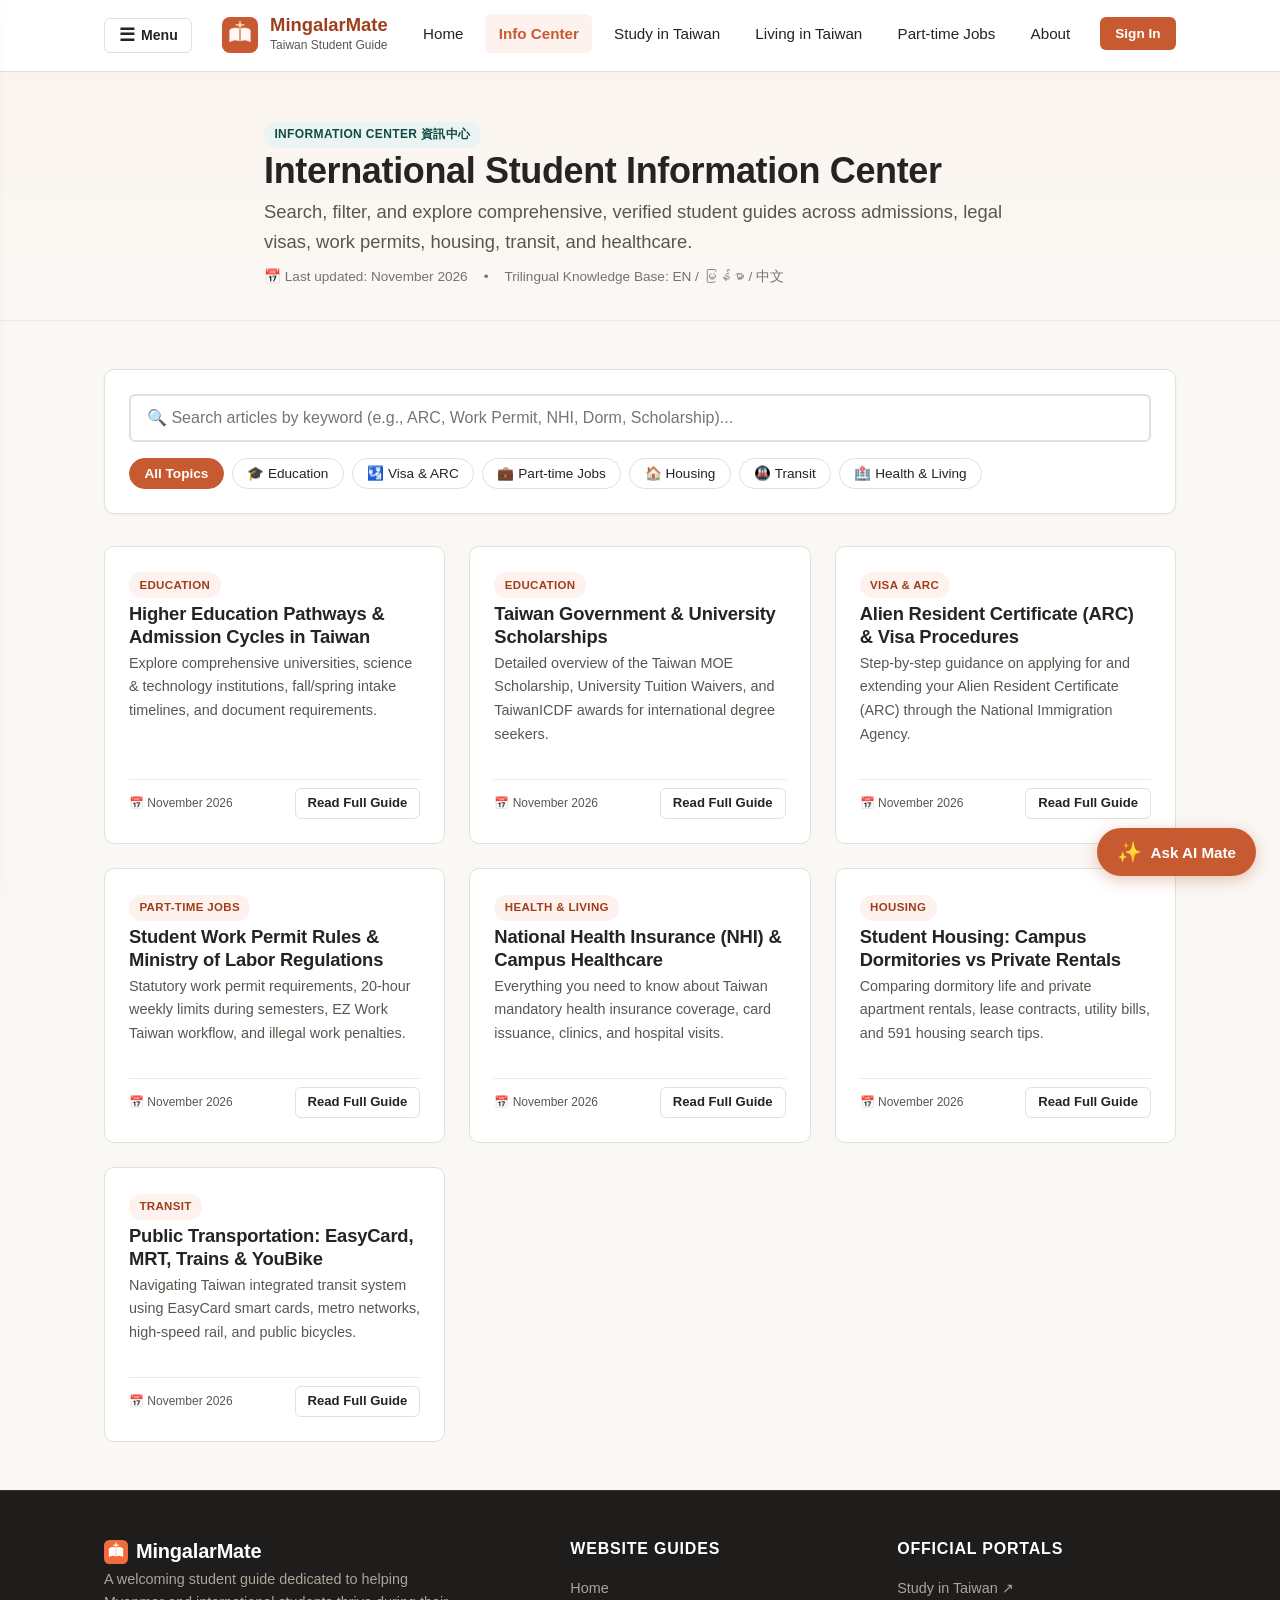
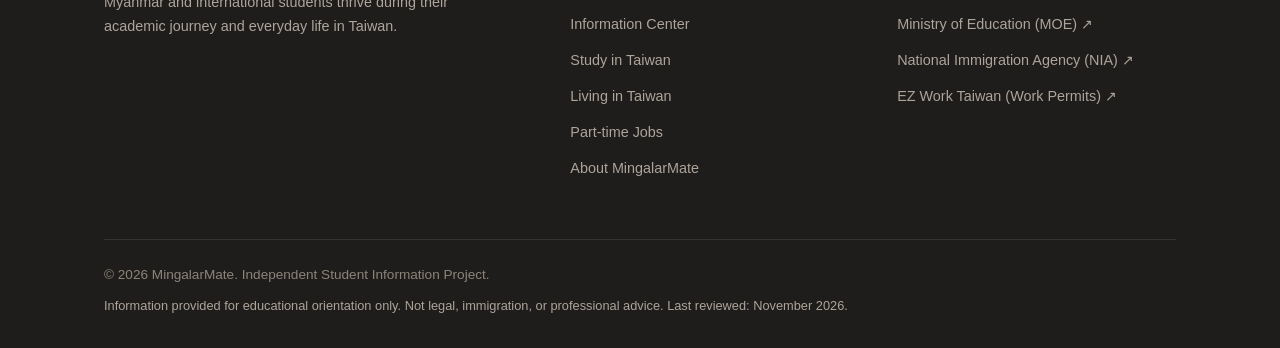
<file: pages/information-center.html>
<!DOCTYPE html>
<html lang="en">
<head>
  <meta charset="UTF-8">
  <meta name="viewport" content="width=device-width, initial-scale=1.0">
  <meta name="description" content="MingalarMate Information Center: Search and explore categorized articles on Taiwan university admissions, visa, work permits, dorms, and daily living.">
  <title>Information Center — MingalarMate</title>
  <link rel="stylesheet" href="../assets/css/style.css">
  <link rel="icon" type="image/svg+xml" href="../assets/images/logo.svg">
</head>
<body>
  <!-- Accessible skip link -->
  <a href="#main-content" class="skip-link">Skip to main content</a>

  <!-- Shared Site Header -->
  <header class="site-header">
    <div class="container header-container">
      <a href="../index.html" class="site-brand" aria-label="MingalarMate Home">
        <img src="../assets/images/logo.svg" alt="" class="brand-icon" width="36" height="36">
        <span class="brand-text">
          <span class="brand-title">MingalarMate</span>
          <span class="brand-subtitle">Taiwan Student Guide</span>
        </span>
      </a>

      <!-- Mobile Navigation Hamburger Button -->
      <button class="nav-toggle" type="button" aria-expanded="false" aria-controls="primary-navigation" aria-label="Toggle navigation menu">
        <span class="nav-toggle-icon"></span>
      </button>

      <!-- Primary Navigation -->
      <nav id="primary-navigation" class="site-nav" aria-label="Main menu">
        <ul class="nav-list">
          <li><a href="../index.html" class="nav-link">Home</a></li>
          <li><a href="information-center.html" class="nav-link active" aria-current="page">Info Center</a></li>
          <li><a href="study-in-taiwan.html" class="nav-link">Study in Taiwan</a></li>
          <li><a href="living-in-taiwan.html" class="nav-link">Living in Taiwan</a></li>
          <li><a href="part-time-jobs.html" class="nav-link">Part-time Jobs</a></li>
          <li><a href="about.html" class="nav-link">About</a></li>
        </ul>
      </nav>
    </div>
  </header>

  <!-- Main Content Area -->
  <main id="main-content" class="main-content">
    
    <!-- Page Header Banner -->
    <header class="page-banner">
      <div class="container page-banner-content">
        <span class="badge badge-accent">Information Center 資訊中心</span>
        <h1 class="page-title">International Student Information Center</h1>
        <p class="page-lead">
          Search, filter, and explore comprehensive, verified student guides across admissions, legal visas, work permits, housing, transit, and healthcare.
        </p>
        <div class="page-meta">
          <span>📅 Last updated: November 2026</span>
          <span>•</span>
          <span>Trilingual Knowledge Base: EN / မြန်မာ / 中文</span>
        </div>
      </div>
    </header>

    <div class="container section">

      <!-- Search & Category Filter Controls -->
      <div style="background: var(--color-surface); padding: var(--space-lg); border-radius: var(--radius-md); border: 1px solid var(--color-border); box-shadow: var(--shadow-sm); margin-bottom: var(--space-xl);">
        
        <!-- Search Input -->
        <div style="margin-bottom: var(--space-md); position: relative;">
          <input type="text" id="article-search-input" placeholder="🔍 Search articles by keyword (e.g., ARC, Work Permit, NHI, Dorm, Scholarship)..." style="
            width: 100%;
            padding: 0.8rem 1rem;
            font-size: 1rem;
            border: 2px solid var(--color-border);
            border-radius: var(--radius-sm);
            font-family: inherit;
            outline: none;
            transition: border-color 0.2s;
          ">
        </div>

        <!-- Category Pills -->
        <div style="display: flex; gap: 0.5rem; flex-wrap: wrap;" id="category-pills">
          <button class="cat-pill active" data-category="all" style="padding: 0.4rem 0.9rem; border-radius: var(--radius-pill); border: 1px solid var(--color-primary); background: var(--color-primary); color: #FFF; font-weight: 600; cursor: pointer; font-size: 0.85rem;">All Topics</button>
          <button class="cat-pill" data-category="education" style="padding: 0.4rem 0.9rem; border-radius: var(--radius-pill); border: 1px solid var(--color-border); background: var(--color-surface); color: var(--color-text); cursor: pointer; font-size: 0.85rem;">🎓 Education</button>
          <button class="cat-pill" data-category="visa-residence" style="padding: 0.4rem 0.9rem; border-radius: var(--radius-pill); border: 1px solid var(--color-border); background: var(--color-surface); color: var(--color-text); cursor: pointer; font-size: 0.85rem;">🛂 Visa & ARC</button>
          <button class="cat-pill" data-category="part-time-jobs" style="padding: 0.4rem 0.9rem; border-radius: var(--radius-pill); border: 1px solid var(--color-border); background: var(--color-surface); color: var(--color-text); cursor: pointer; font-size: 0.85rem;">💼 Part-time Jobs</button>
          <button class="cat-pill" data-category="accommodation" style="padding: 0.4rem 0.9rem; border-radius: var(--radius-pill); border: 1px solid var(--color-border); background: var(--color-surface); color: var(--color-text); cursor: pointer; font-size: 0.85rem;">🏠 Housing</button>
          <button class="cat-pill" data-category="transportation" style="padding: 0.4rem 0.9rem; border-radius: var(--radius-pill); border: 1px solid var(--color-border); background: var(--color-surface); color: var(--color-text); cursor: pointer; font-size: 0.85rem;">🚇 Transit</button>
          <button class="cat-pill" data-category="daily-life" style="padding: 0.4rem 0.9rem; border-radius: var(--radius-pill); border: 1px solid var(--color-border); background: var(--color-surface); color: var(--color-text); cursor: pointer; font-size: 0.85rem;">🏥 Health & Living</button>
        </div>
      </div>

      <!-- Articles Grid -->
      <div id="articles-grid" class="grid-3">
        <!-- Rendered dynamically by script below -->
      </div>

      <!-- Empty State -->
      <div id="articles-empty" style="display: none; text-align: center; padding: var(--space-2xl) 0;">
        <h3>No matching articles found</h3>
        <p style="color: var(--color-text-muted);">Try searching with another keyword or select "All Topics".</p>
      </div>

    </div>

    <!-- Article Reader Modal -->
    <div id="article-modal" style="display: none; position: fixed; top: 0; left: 0; width: 100vw; height: 100vh; background: rgba(0,0,0,0.6); z-index: 9999; align-items: center; justify-content: center; backdrop-filter: blur(4px);">
      <div class="card" style="width: 90%; max-width: 680px; max-height: 85vh; background: #FFF; position: relative; padding: var(--space-xl); overflow-y: auto; border-radius: var(--radius-lg);">
        <button id="btn-close-article-modal" style="position: absolute; top: 1rem; right: 1rem; background: none; border: none; font-size: 1.5rem; cursor: pointer; color: var(--color-text-muted);">&times;</button>
        <span id="modal-category" class="badge" style="margin-bottom: var(--space-xs);">Category</span>
        <h2 id="modal-title" style="margin-top: var(--space-xs); margin-bottom: var(--space-xs);">Article Title</h2>
        <div style="font-size: 0.85rem; color: var(--color-text-muted); margin-bottom: var(--space-md);">
          <span>📅 Last reviewed: <span id="modal-date">November 2026</span></span>
        </div>
        <div id="modal-content" style="line-height: 1.7; font-size: 1rem; color: var(--color-text);"></div>
      </div>
    </div>

  </main>

  <!-- Shared Site Footer -->
  <footer class="site-footer">
    <div class="container">
      <div class="footer-grid">
        <div class="footer-brand">
          <h3>
            <img src="../assets/images/logo.svg" alt="" width="24" height="24" style="filter: brightness(1.2);">
            MingalarMate
          </h3>
          <p class="footer-desc">
            A welcoming student guide dedicated to helping Myanmar and international students thrive during their academic journey and everyday life in Taiwan.
          </p>
        </div>

        <div>
          <h4 class="footer-heading">Website Guides</h4>
          <ul class="footer-links">
            <li><a href="../index.html">Home</a></li>
            <li><a href="information-center.html">Information Center</a></li>
            <li><a href="study-in-taiwan.html">Study in Taiwan</a></li>
            <li><a href="living-in-taiwan.html">Living in Taiwan</a></li>
            <li><a href="part-time-jobs.html">Part-time Jobs</a></li>
            <li><a href="about.html">About MingalarMate</a></li>
          </ul>
        </div>

        <div>
          <h4 class="footer-heading">Official Portals</h4>
          <ul class="footer-links">
            <li><a href="https://www.studyintaiwan.org" target="_blank" rel="noopener noreferrer">Study in Taiwan ↗</a></li>
            <li><a href="https://english.moe.gov.tw" target="_blank" rel="noopener noreferrer">Ministry of Education (MOE) ↗</a></li>
            <li><a href="https://www.immigration.gov.tw" target="_blank" rel="noopener noreferrer">National Immigration Agency (NIA) ↗</a></li>
            <li><a href="https://ezwp.wda.gov.tw" target="_blank" rel="noopener noreferrer">EZ Work Taiwan (Work Permits) ↗</a></li>
          </ul>
        </div>
      </div>

      <div class="footer-bottom">
        <div>
          &copy; <span id="current-year">2026</span> MingalarMate. Independent Student Information Project.
        </div>
        <div class="footer-disclaimer">
          Information provided for educational orientation only. Not legal, immigration, or professional advice. Last reviewed: November 2026.
        </div>
      </div>
    </div>
  </footer>

  <!-- Scripts -->
  <script src="../assets/js/i18n.js"></script>
  <script src="../assets/js/main.js"></script>
  <script src="../assets/js/auth.js"></script>
  <script src="../assets/js/chat.js"></script>

  <!-- Interactive Information Center Script -->
  <script>
    const API_BASE = window.MINGALARMATE_API_URL || 'http://localhost:8000/api';

    // Baseline fallback articles matching project knowledge base
    const DEFAULT_ARTICLES = [
      {
        id: '1',
        category_slug: 'education',
        category_name: 'Education',
        title: 'Higher Education Pathways & Admission Cycles in Taiwan',
        summary: 'Explore comprehensive universities, science & technology institutions, fall/spring intake timelines, and document requirements.',
        content: 'Taiwan is recognized globally for academic excellence, state-of-the-art research laboratories, and safe campuses. Prospective international students can apply for comprehensive universities (such as NTU, NCKU, NTHU) or universities of science and technology (Taiwan Tech, Taipei Tech). The primary intake is the Fall Semester (applications open January to March/April), while Spring Semester applications typically run from August to October. Essential application documents include authenticated diplomas, official transcripts, language proficiency certificates (TOCFL or IELTS/TOEFL), study plans, and proof of financial resources.',
        date: 'November 2026'
      },
      {
        id: '2',
        category_slug: 'education',
        category_name: 'Education',
        title: 'Taiwan Government & University Scholarships',
        summary: 'Detailed overview of the Taiwan MOE Scholarship, University Tuition Waivers, and TaiwanICDF awards for international degree seekers.',
        content: 'International students in Taiwan have access to extensive financial support. The Ministry of Education (MOE) Taiwan Scholarship provides tuition discounts up to NT$40,000 per semester plus a monthly living allowance (NT$15,000 for undergraduates, NT$20,000 for graduate students). In addition, nearly all public and private universities offer direct institutional scholarships, full or partial tuition waivers, and campus teaching/research assistantships. Applications for government scholarships are typically submitted via local Taipei Economic and Cultural Offices (TECO) between February and March each year.',
        date: 'November 2026'
      },
      {
        id: '3',
        category_slug: 'visa-residence',
        category_name: 'Visa & ARC',
        title: 'Alien Resident Certificate (ARC) & Visa Procedures',
        summary: 'Step-by-step guidance on applying for and extending your Alien Resident Certificate (ARC) through the National Immigration Agency.',
        content: 'International students entering Taiwan on a Resident Visa must apply for an Alien Resident Certificate (ARC) at the National Immigration Agency (NIA) service center or via the online student application portal within the required statutory period after arrival. Required documents include your valid passport, student Resident Visa, proof of enrollment or university admission certificate, lease agreement or proof of campus dormitory assignment, and a recent 2-inch passport photo. The ARC serves as your official legal identification card while living in Taiwan and is required to open bank accounts and sign telecom contracts.',
        date: 'November 2026'
      },
      {
        id: '4',
        category_slug: 'part-time-jobs',
        category_name: 'Part-time Jobs',
        title: 'Student Work Permit Rules & Ministry of Labor Regulations',
        summary: 'Statutory work permit requirements, 20-hour weekly limits during semesters, EZ Work Taiwan workflow, and illegal work penalties.',
        content: 'Under the Employment Service Act, international students in Taiwan MUST obtain a formal Work Permit from the Workforce Development Agency (Ministry of Labor) before undertaking any paid work or internship. During regular academic semesters, international students are permitted to work a maximum of 20 hours per week. During official summer and winter recesses, this restriction is relaxed in accordance with current Ministry of Labor rules. Working without a valid permit is strictly prohibited under Article 43 and carries statutory fines between NT$30,000 and NT$150,000, permit revocation, and potential deportation. Applications are submitted online through the EZ Work Taiwan portal (ezwp.wda.gov.tw) with university endorsement.',
        date: 'November 2026'
      },
      {
        id: '5',
        category_slug: 'daily-life',
        category_name: 'Health & Living',
        title: 'National Health Insurance (NHI) & Campus Healthcare',
        summary: 'Everything you need to know about Taiwan mandatory health insurance coverage, card issuance, clinics, and hospital visits.',
        content: 'Taiwan is celebrated for its universal healthcare system. International students holding a valid Alien Resident Certificate (ARC) are legally required to enroll in the National Health Insurance (NHI) program after reaching 6 consecutive months of residence in Taiwan (or under designated university group schemes). The NHI card grants affordable access to Taiwan comprehensive network of western medicine clinics, traditional Chinese medicine clinics, dental practices, and major medical centers with minimal copayments. Prior to NHI eligibility, students are covered under group international student injury/medical insurance organized by their university.',
        date: 'November 2026'
      },
      {
        id: '6',
        category_slug: 'accommodation',
        category_name: 'Housing',
        title: 'Student Housing: Campus Dormitories vs Private Rentals',
        summary: 'Comparing dormitory life and private apartment rentals, lease contracts, utility bills, and 591 housing search tips.',
        content: 'Finding suitable accommodation is a key milestone for incoming students. University dormitories offer affordable pricing, utilities and high-speed internet bundled into semester fees, and convenient campus proximity, but feature shared rooms (2 to 4 students) and quiet hours. Off-campus private rentals provide independence and private studios. When renting off-campus, expect standard lease agreements requiring 2 months of rental deposit, separate calculation of electric sub-meter fees (typically NT$5 to NT$6.5 per kWh in private rentals), and contracts in Traditional Chinese. International students are encouraged to seek assistance from their university Office of International Affairs or senior peer mentors when signing leases.',
        date: 'November 2026'
      },
      {
        id: '7',
        category_slug: 'transportation',
        category_name: 'Transit',
        title: 'Public Transportation: EasyCard, MRT, Trains & YouBike',
        summary: 'Navigating Taiwan integrated transit system using EasyCard smart cards, metro networks, high-speed rail, and public bicycles.',
        content: 'Public transportation in Taiwan is punctual, clean, safe, and inexpensive. The EasyCard and iPass are rechargeable contactless IC cards accepted on city buses, MRT metro systems (Taipei, New Taipei, Taoyuan, Taichung, Kaohsiung), Taiwan Railways (TRA), and for YouBike public bicycle rentals. Many university student IDs double as discounted student EasyCards. For cross-island travel, Taiwan High Speed Rail (THSR) connects Taipei to Kaohsiung in under two hours with early bird student discounts, while the TRA train network offers scenic coastal routes circling the island.',
        date: 'November 2026'
      }
    ];

    let allArticles = DEFAULT_ARTICLES;
    let selectedCategory = 'all';

    async function loadArticlesFromAPI() {
      try {
        const res = await fetch(`${API_BASE}/articles`);
        if (res.ok) {
          const apiArticles = await res.json();
          if (apiArticles && apiArticles.length > 0) {
            allArticles = apiArticles.map(a => ({
              id: a.id,
              category_slug: (a.categories && a.categories.slug) || 'education',
              category_name: (a.categories && a.categories.name) || 'General',
              title: a.title,
              summary: a.summary || a.content.substring(0, 160) + '...',
              content: a.content,
              date: a.last_reviewed || 'November 2026'
            }));
          }
        }
      } catch (e) {
        console.log('Using baseline seed articles:', e);
      }
      renderArticles();
    }

    function renderArticles() {
      const grid = document.getElementById('articles-grid');
      const emptyBox = document.getElementById('articles-empty');
      const searchVal = document.getElementById('article-search-input').value.toLowerCase().trim();

      const filtered = allArticles.filter(art => {
        const matchesCat = selectedCategory === 'all' || art.category_slug === selectedCategory;
        const matchesSearch = !searchVal || 
          art.title.toLowerCase().includes(searchVal) || 
          art.summary.toLowerCase().includes(searchVal) ||
          art.content.toLowerCase().includes(searchVal);
        return matchesCat && matchesSearch;
      });

      if (filtered.length === 0) {
        grid.style.display = 'none';
        emptyBox.style.display = 'block';
        return;
      }

      grid.style.display = 'grid';
      emptyBox.style.display = 'none';

      grid.innerHTML = filtered.map(art => `
        <article class="card" style="display: flex; flex-direction: column;">
          <div style="margin-bottom: var(--space-xs);">
            <span class="badge" style="font-size: 0.72rem;">${art.category_name}</span>
          </div>
          <h3 class="card-title" style="font-size: 1.15rem; margin-bottom: var(--space-xs);">${art.title}</h3>
          <p class="card-text" style="font-size: 0.9rem; margin-bottom: var(--space-md); flex-grow: 1;">${art.summary}</p>
          <div class="card-footer" style="display: flex; justify-content: space-between; align-items: center;">
            <span style="font-size: 0.75rem; color: var(--color-text-muted);">📅 ${art.date}</span>
            <button class="btn btn-secondary btn-read-article" data-id="${art.id}" style="padding: 0.35rem 0.75rem; font-size: 0.82rem;">Read Full Guide</button>
          </div>
        </article>
      `).join('');

      // Bind read button clicks
      document.querySelectorAll('.btn-read-article').forEach(b => {
        b.addEventListener('click', () => {
          const id = b.getAttribute('data-id');
          const article = allArticles.find(a => a.id === id);
          if (article) openArticleModal(article);
        });
      });
    }

    function openArticleModal(art) {
      document.getElementById('modal-category').textContent = art.category_name;
      document.getElementById('modal-title').textContent = art.title;
      document.getElementById('modal-date').textContent = art.date;
      document.getElementById('modal-content').innerHTML = `<p>${art.content.replace(/\n\n/g, '</p><p>')}</p>`;
      document.getElementById('article-modal').style.display = 'flex';
    }

    // Event Listeners
    document.getElementById('btn-close-article-modal').addEventListener('click', () => {
      document.getElementById('article-modal').style.display = 'none';
    });

    document.getElementById('article-modal').addEventListener('click', (e) => {
      if (e.target.id === 'article-modal') {
        document.getElementById('article-modal').style.display = 'none';
      }
    });

    document.getElementById('article-search-input').addEventListener('input', renderArticles);

    document.querySelectorAll('.cat-pill').forEach(pill => {
      pill.addEventListener('click', () => {
        document.querySelectorAll('.cat-pill').forEach(p => {
          p.style.background = 'var(--color-surface)';
          p.style.color = 'var(--color-text)';
          p.style.borderColor = 'var(--color-border)';
          p.classList.remove('active');
        });
        pill.style.background = 'var(--color-primary)';
        pill.style.color = '#FFF';
        pill.style.borderColor = 'var(--color-primary)';
        pill.classList.add('active');
        selectedCategory = pill.getAttribute('data-category');
        renderArticles();
      });
    });

    // Initial Load
    loadArticlesFromAPI();
  </script>
</body>
</html>
</file>
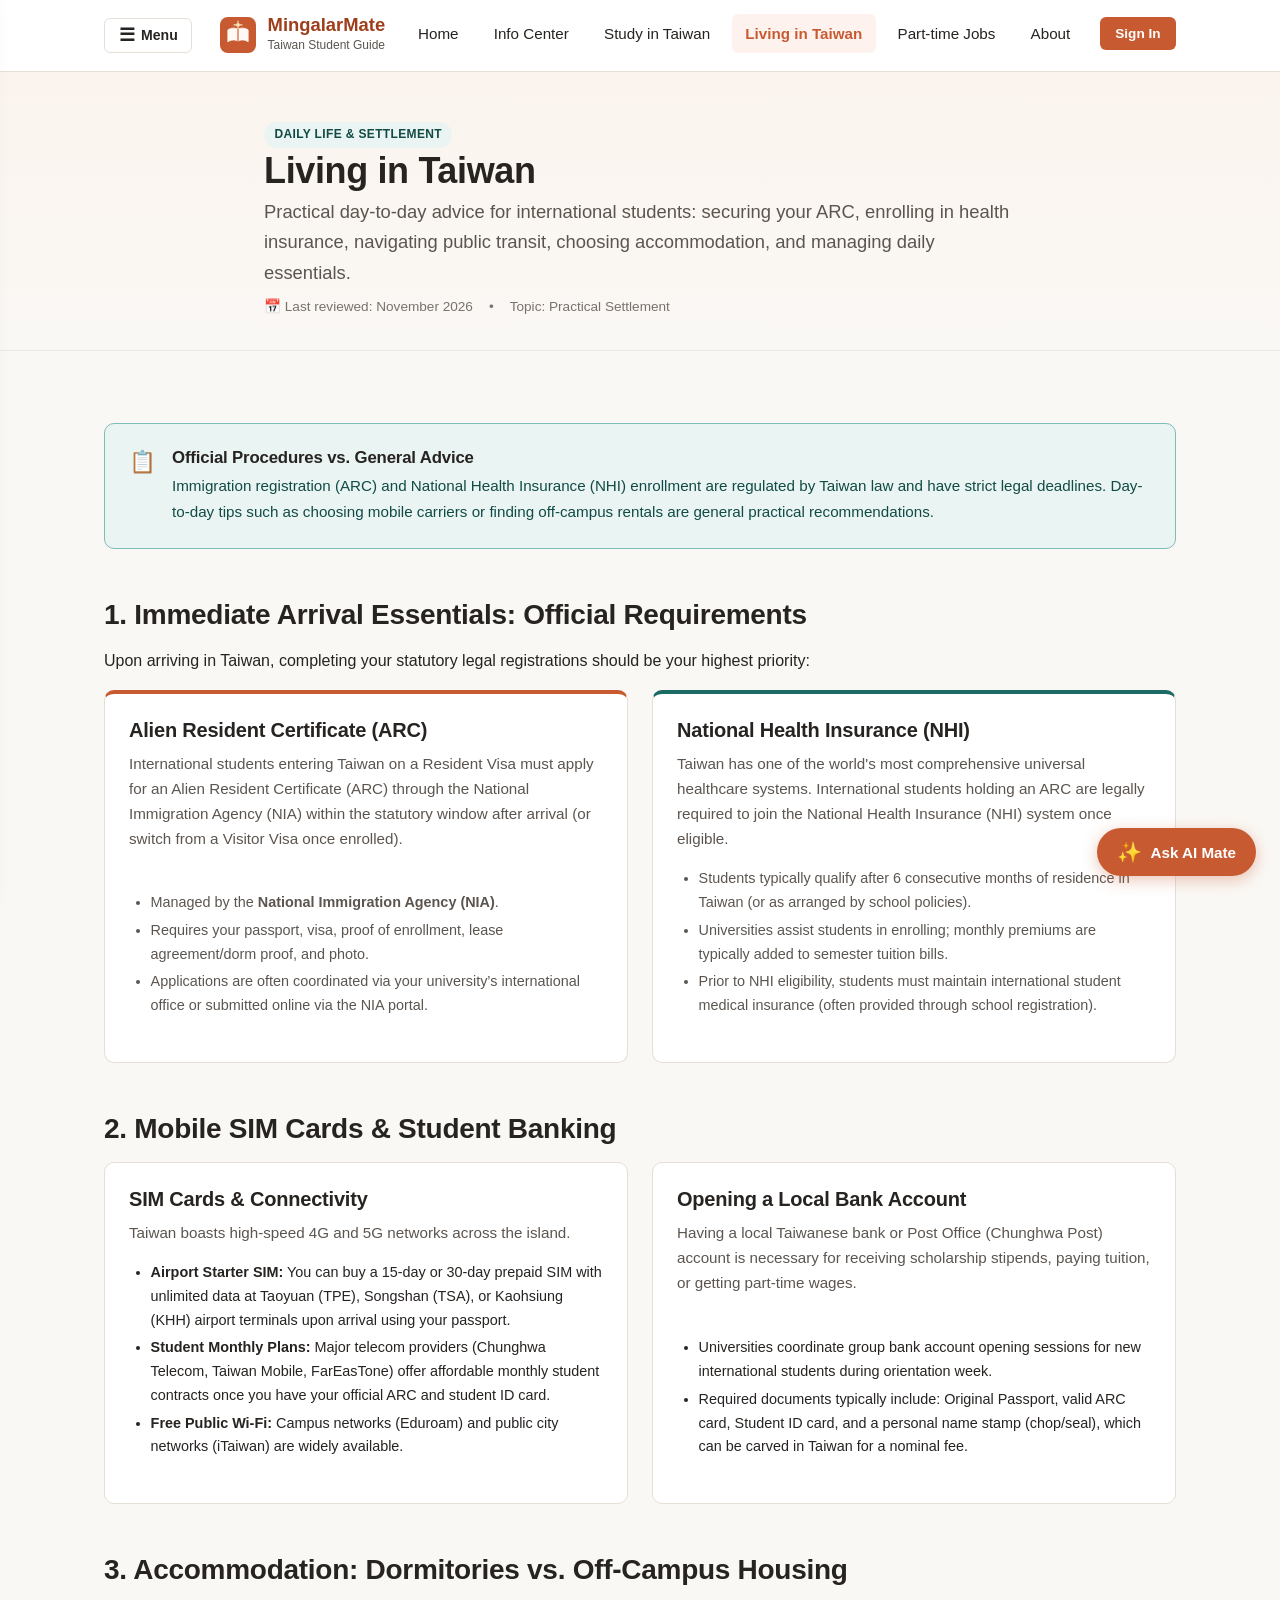
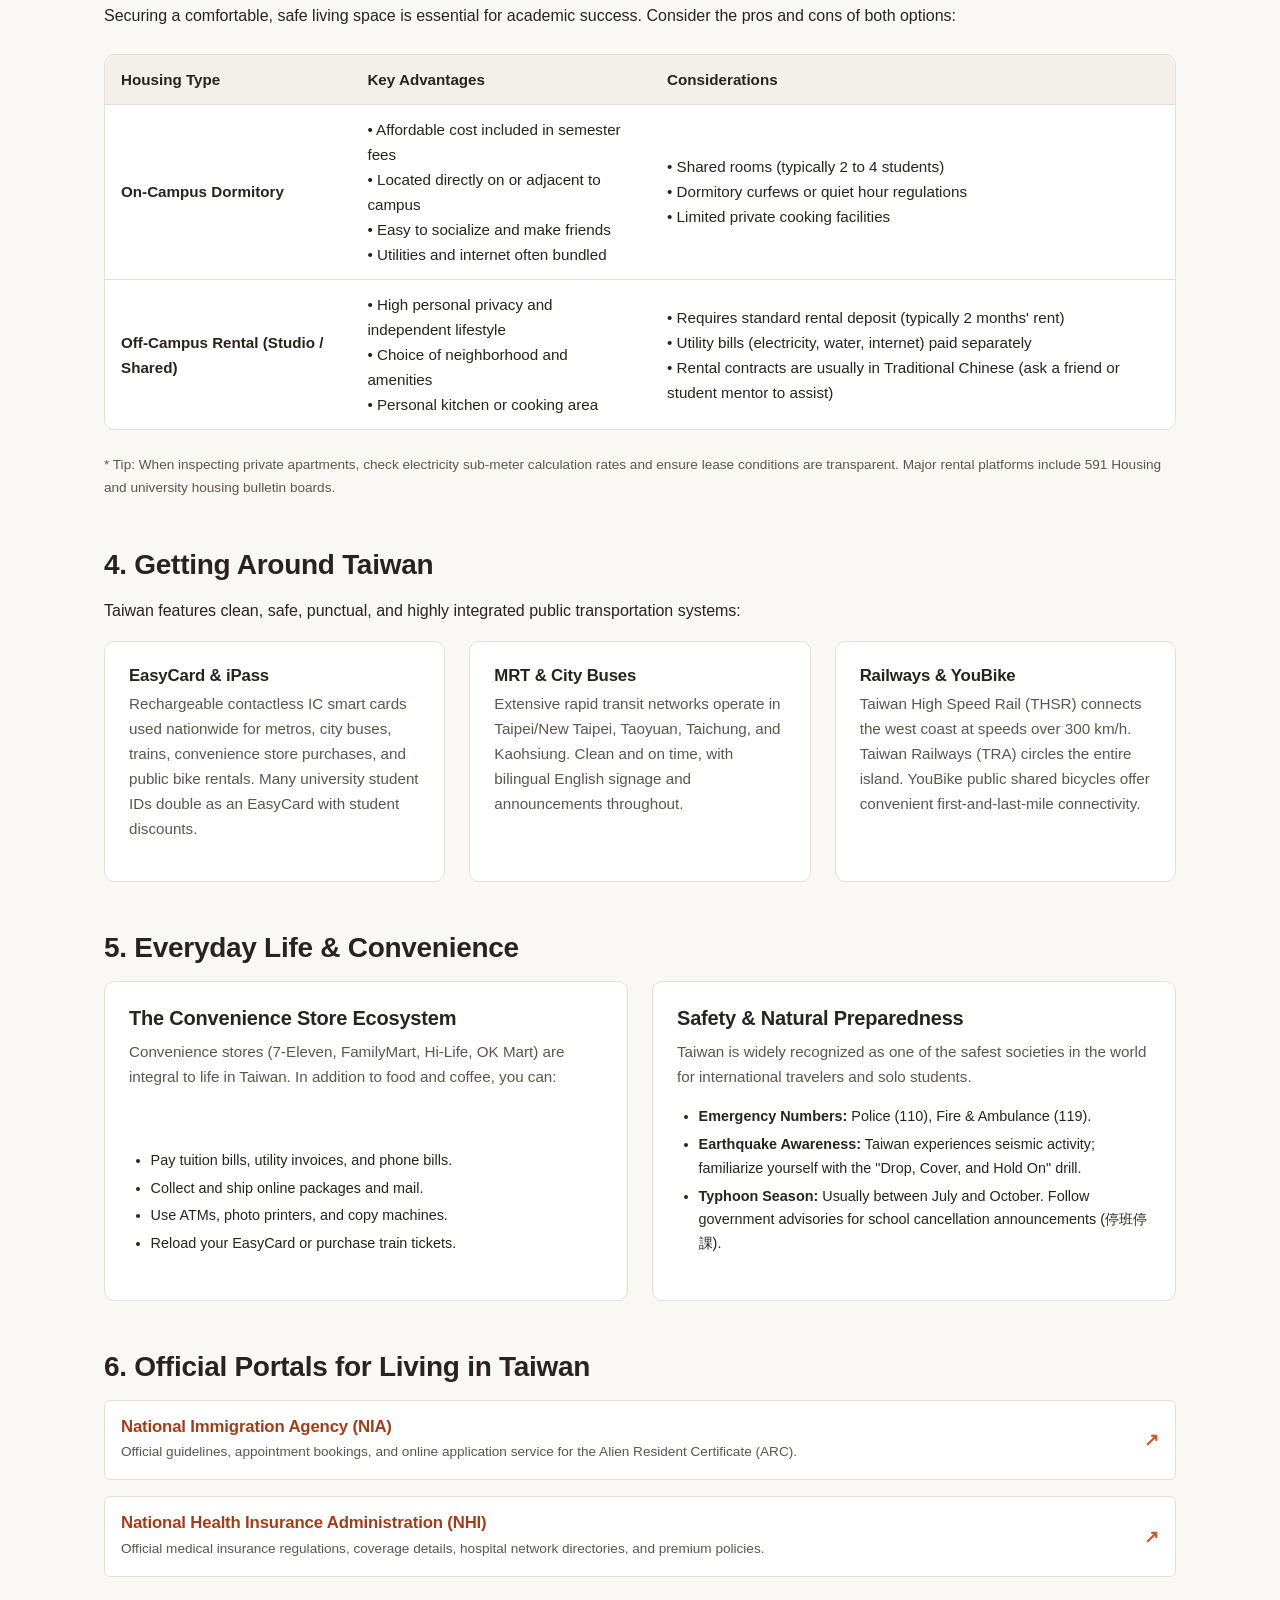
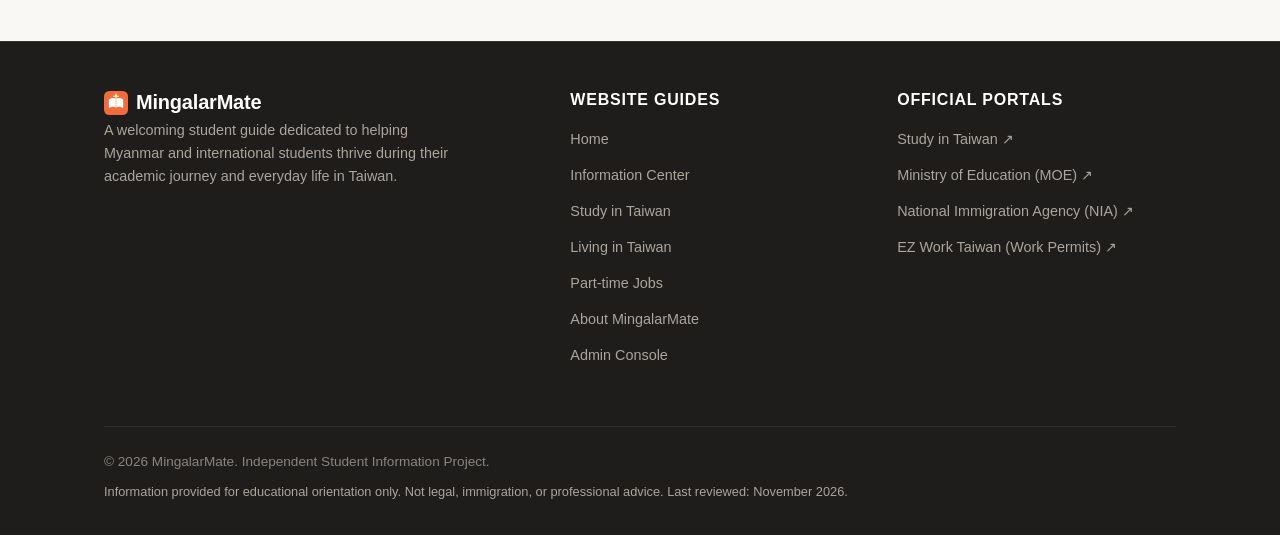
<file: pages/living-in-taiwan.html>
<!DOCTYPE html>
<html lang="en">
<head>
  <meta charset="UTF-8">
  <meta name="viewport" content="width=device-width, initial-scale=1.0">
  <meta name="description" content="Practical guide for student life in Taiwan: housing, Alien Resident Certificate (ARC), National Health Insurance (NHI), SIM cards, public transport, and daily living tips.">
  <title>Living in Taiwan — MingalarMate</title>
  <link rel="stylesheet" href="../assets/css/style.css">
  <link rel="icon" type="image/svg+xml" href="../assets/images/logo.svg">
</head>
<body>
  <!-- Accessible skip link -->
  <a href="#main-content" class="skip-link">Skip to main content</a>

  <!-- Shared Site Header -->
  <header class="site-header">
    <div class="container header-container">
      <a href="../index.html" class="site-brand" aria-label="MingalarMate Home">
        <img src="../assets/images/logo.svg" alt="" class="brand-icon" width="36" height="36">
        <span class="brand-text">
          <span class="brand-title">MingalarMate</span>
          <span class="brand-subtitle">Taiwan Student Guide</span>
        </span>
      </a>

      <!-- Mobile Navigation Hamburger Button -->
      <button class="nav-toggle" type="button" aria-expanded="false" aria-controls="primary-navigation" aria-label="Toggle navigation menu">
        <span class="nav-toggle-icon"></span>
      </button>

      <!-- Primary Navigation -->
      <nav id="primary-navigation" class="site-nav" aria-label="Main menu">
        <ul class="nav-list">
          <li><a href="../index.html" class="nav-link">Home</a></li>
          <li><a href="information-center.html" class="nav-link">Info Center</a></li>
          <li><a href="study-in-taiwan.html" class="nav-link">Study in Taiwan</a></li>
          <li><a href="living-in-taiwan.html" class="nav-link active" aria-current="page">Living in Taiwan</a></li>
          <li><a href="part-time-jobs.html" class="nav-link">Part-time Jobs</a></li>
          <li><a href="about.html" class="nav-link">About</a></li>
        </ul>
      </nav>
    </div>
  </header>

  <!-- Main Content Area -->
  <main id="main-content" class="main-content">
    
    <!-- Page Header Banner -->
    <header class="page-banner">
      <div class="container page-banner-content">
        <span class="badge badge-accent">Daily Life & Settlement</span>
        <h1 class="page-title">Living in Taiwan</h1>
        <p class="page-lead">
          Practical day-to-day advice for international students: securing your ARC, enrolling in health insurance, navigating public transit, choosing accommodation, and managing daily essentials.
        </p>
        <div class="page-meta">
          <span>📅 Last reviewed: November 2026</span>
          <span>•</span>
          <span>Topic: Practical Settlement</span>
        </div>
      </div>
    </header>

    <!-- Main Content Container -->
    <div class="container section">

      <!-- Advisory Box -->
      <aside class="callout callout-info" aria-label="Official Regulation Notice">
        <div class="callout-icon" aria-hidden="true">📋</div>
        <div class="callout-content">
          <h3 class="callout-title">Official Procedures vs. General Advice</h3>
          <p>
            Immigration registration (ARC) and National Health Insurance (NHI) enrollment are regulated by Taiwan law and have strict legal deadlines. Day-to-day tips such as choosing mobile carriers or finding off-campus rentals are general practical recommendations.
          </p>
        </div>
      </aside>

      <!-- Section 1: Immediate Arrival Essentials (Official Requirements) -->
      <section style="margin-top: var(--space-2xl);">
        <h2>1. Immediate Arrival Essentials: Official Requirements</h2>
        <p>
          Upon arriving in Taiwan, completing your statutory legal registrations should be your highest priority:
        </p>

        <div class="grid-2">
          <div class="card" style="border-top: 4px solid var(--color-primary);">
            <h3>Alien Resident Certificate (ARC)</h3>
            <p class="card-text">
              International students entering Taiwan on a Resident Visa must apply for an Alien Resident Certificate (ARC) through the National Immigration Agency (NIA) within the statutory window after arrival (or switch from a Visitor Visa once enrolled).
            </p>
            <ul style="font-size: 0.9rem; color: var(--color-text-muted);">
              <li>Managed by the <strong>National Immigration Agency (NIA)</strong>.</li>
              <li>Requires your passport, visa, proof of enrollment, lease agreement/dorm proof, and photo.</li>
              <li>Applications are often coordinated via your university’s international office or submitted online via the NIA portal.</li>
            </ul>
          </div>

          <div class="card" style="border-top: 4px solid var(--color-accent);">
            <h3>National Health Insurance (NHI)</h3>
            <p class="card-text">
              Taiwan has one of the world's most comprehensive universal healthcare systems. International students holding an ARC are legally required to join the National Health Insurance (NHI) system once eligible.
            </p>
            <ul style="font-size: 0.9rem; color: var(--color-text-muted);">
              <li>Students typically qualify after 6 consecutive months of residence in Taiwan (or as arranged by school policies).</li>
              <li>Universities assist students in enrolling; monthly premiums are typically added to semester tuition bills.</li>
              <li>Prior to NHI eligibility, students must maintain international student medical insurance (often provided through school registration).</li>
            </ul>
          </div>
        </div>
      </section>

      <!-- Section 2: Mobile Connectivity & Banking -->
      <section style="margin-top: var(--space-2xl);">
        <h2>2. Mobile SIM Cards & Student Banking</h2>
        
        <div class="grid-2">
          <div class="card">
            <h3>SIM Cards & Connectivity</h3>
            <p class="card-text">
              Taiwan boasts high-speed 4G and 5G networks across the island.
            </p>
            <ul style="font-size: 0.9rem;">
              <li><strong>Airport Starter SIM:</strong> You can buy a 15-day or 30-day prepaid SIM with unlimited data at Taoyuan (TPE), Songshan (TSA), or Kaohsiung (KHH) airport terminals upon arrival using your passport.</li>
              <li><strong>Student Monthly Plans:</strong> Major telecom providers (Chunghwa Telecom, Taiwan Mobile, FarEasTone) offer affordable monthly student contracts once you have your official ARC and student ID card.</li>
              <li><strong>Free Public Wi-Fi:</strong> Campus networks (Eduroam) and public city networks (iTaiwan) are widely available.</li>
            </ul>
          </div>

          <div class="card">
            <h3>Opening a Local Bank Account</h3>
            <p class="card-text">
              Having a local Taiwanese bank or Post Office (Chunghwa Post) account is necessary for receiving scholarship stipends, paying tuition, or getting part-time wages.
            </p>
            <ul style="font-size: 0.9rem;">
              <li>Universities coordinate group bank account opening sessions for new international students during orientation week.</li>
              <li>Required documents typically include: Original Passport, valid ARC card, Student ID card, and a personal name stamp (chop/seal), which can be carved in Taiwan for a nominal fee.</li>
            </ul>
          </div>
        </div>
      </section>

      <!-- Section 3: Housing & Accommodation -->
      <section style="margin-top: var(--space-2xl);">
        <h2>3. Accommodation: Dormitories vs. Off-Campus Housing</h2>
        <p>
          Securing a comfortable, safe living space is essential for academic success. Consider the pros and cons of both options:
        </p>

        <div class="table-responsive">
          <table class="data-table" aria-label="Comparison between on-campus and off-campus housing in Taiwan">
            <thead>
              <tr>
                <th>Housing Type</th>
                <th>Key Advantages</th>
                <th>Considerations</th>
              </tr>
            </thead>
            <tbody>
              <tr>
                <td><strong>On-Campus Dormitory</strong></td>
                <td>
                  • Affordable cost included in semester fees<br>
                  • Located directly on or adjacent to campus<br>
                  • Easy to socialize and make friends<br>
                  • Utilities and internet often bundled
                </td>
                <td>
                  • Shared rooms (typically 2 to 4 students)<br>
                  • Dormitory curfews or quiet hour regulations<br>
                  • Limited private cooking facilities
                </td>
              </tr>
              <tr>
                <td><strong>Off-Campus Rental (Studio / Shared)</strong></td>
                <td>
                  • High personal privacy and independent lifestyle<br>
                  • Choice of neighborhood and amenities<br>
                  • Personal kitchen or cooking area
                </td>
                <td>
                  • Requires standard rental deposit (typically 2 months' rent)<br>
                  • Utility bills (electricity, water, internet) paid separately<br>
                  • Rental contracts are usually in Traditional Chinese (ask a friend or student mentor to assist)
                </td>
              </tr>
            </tbody>
          </table>
        </div>
        <p style="font-size: 0.85rem; color: var(--color-text-muted);">
          * Tip: When inspecting private apartments, check electricity sub-meter calculation rates and ensure lease conditions are transparent. Major rental platforms include 591 Housing and university housing bulletin boards.
        </p>
      </section>

      <!-- Section 4: Public Transportation -->
      <section style="margin-top: var(--space-2xl);">
        <h2>4. Getting Around Taiwan</h2>
        <p>
          Taiwan features clean, safe, punctual, and highly integrated public transportation systems:
        </p>

        <div class="grid-3">
          <div class="card">
            <h4>EasyCard & iPass</h4>
            <p class="card-text">
              Rechargeable contactless IC smart cards used nationwide for metros, city buses, trains, convenience store purchases, and public bike rentals. Many university student IDs double as an EasyCard with student discounts.
            </p>
          </div>

          <div class="card">
            <h4>MRT & City Buses</h4>
            <p class="card-text">
              Extensive rapid transit networks operate in Taipei/New Taipei, Taoyuan, Taichung, and Kaohsiung. Clean and on time, with bilingual English signage and announcements throughout.
            </p>
          </div>

          <div class="card">
            <h4>Railways & YouBike</h4>
            <p class="card-text">
              Taiwan High Speed Rail (THSR) connects the west coast at speeds over 300 km/h. Taiwan Railways (TRA) circles the entire island. YouBike public shared bicycles offer convenient first-and-last-mile connectivity.
            </p>
          </div>
        </div>
      </section>

      <!-- Section 5: Daily Convenience & Cultural Adaptation -->
      <section style="margin-top: var(--space-2xl);">
        <h2>5. Everyday Life & Convenience</h2>
        
        <div class="grid-2">
          <div class="card">
            <h3>The Convenience Store Ecosystem</h3>
            <p class="card-text">
              Convenience stores (7-Eleven, FamilyMart, Hi-Life, OK Mart) are integral to life in Taiwan. In addition to food and coffee, you can:
            </p>
            <ul style="font-size: 0.9rem;">
              <li>Pay tuition bills, utility invoices, and phone bills.</li>
              <li>Collect and ship online packages and mail.</li>
              <li>Use ATMs, photo printers, and copy machines.</li>
              <li>Reload your EasyCard or purchase train tickets.</li>
            </ul>
          </div>

          <div class="card">
            <h3>Safety & Natural Preparedness</h3>
            <p class="card-text">
              Taiwan is widely recognized as one of the safest societies in the world for international travelers and solo students.
            </p>
            <ul style="font-size: 0.9rem;">
              <li><strong>Emergency Numbers:</strong> Police (110), Fire & Ambulance (119).</li>
              <li><strong>Earthquake Awareness:</strong> Taiwan experiences seismic activity; familiarize yourself with the "Drop, Cover, and Hold On" drill.</li>
              <li><strong>Typhoon Season:</strong> Usually between July and October. Follow government advisories for school cancellation announcements (停班停課).</li>
            </ul>
          </div>
        </div>
      </section>

      <!-- Section 6: Official Government Resources -->
      <section style="margin-top: var(--space-2xl);">
        <h2>6. Official Portals for Living in Taiwan</h2>
        <div class="resource-list">
          <a href="https://www.immigration.gov.tw" target="_blank" rel="noopener noreferrer" class="resource-card">
            <div class="resource-info">
              <h4>National Immigration Agency (NIA)</h4>
              <p>Official guidelines, appointment bookings, and online application service for the Alien Resident Certificate (ARC).</p>
            </div>
            <div class="resource-arrow">↗</div>
          </a>

          <a href="https://www.nhi.gov.tw" target="_blank" rel="noopener noreferrer" class="resource-card">
            <div class="resource-info">
              <h4>National Health Insurance Administration (NHI)</h4>
              <p>Official medical insurance regulations, coverage details, hospital network directories, and premium policies.</p>
            </div>
            <div class="resource-arrow">↗</div>
          </a>
        </div>
      </section>

    </div>
  </main>

  <!-- Shared Site Footer -->
  <footer class="site-footer">
    <div class="container">
      <div class="footer-grid">
        <div class="footer-brand">
          <h3>
            <img src="../assets/images/logo.svg" alt="" width="24" height="24" style="filter: brightness(1.2);">
            MingalarMate
          </h3>
          <p class="footer-desc">
            A welcoming student guide dedicated to helping Myanmar and international students thrive during their academic journey and everyday life in Taiwan.
          </p>
        </div>

        <div>
          <h4 class="footer-heading">Website Guides</h4>
          <ul class="footer-links">
            <li><a href="../index.html">Home</a></li>
            <li><a href="information-center.html">Information Center</a></li>
            <li><a href="study-in-taiwan.html">Study in Taiwan</a></li>
            <li><a href="living-in-taiwan.html">Living in Taiwan</a></li>
            <li><a href="part-time-jobs.html">Part-time Jobs</a></li>
            <li><a href="about.html">About MingalarMate</a></li>
            <li><a href="admin.html">Admin Console</a></li>
          </ul>
        </div>

        <div>
          <h4 class="footer-heading">Official Portals</h4>
          <ul class="footer-links">
            <li><a href="https://www.studyintaiwan.org" target="_blank" rel="noopener noreferrer">Study in Taiwan ↗</a></li>
            <li><a href="https://english.moe.gov.tw" target="_blank" rel="noopener noreferrer">Ministry of Education (MOE) ↗</a></li>
            <li><a href="https://www.immigration.gov.tw" target="_blank" rel="noopener noreferrer">National Immigration Agency (NIA) ↗</a></li>
            <li><a href="https://ezwp.wda.gov.tw" target="_blank" rel="noopener noreferrer">EZ Work Taiwan (Work Permits) ↗</a></li>
          </ul>
        </div>
      </div>

      <div class="footer-bottom">
        <div>
          &copy; <span id="current-year">2026</span> MingalarMate. Independent Student Information Project.
        </div>
        <div class="footer-disclaimer">
          Information provided for educational orientation only. Not legal, immigration, or professional advice. Last reviewed: November 2026.
        </div>
      </div>
    </div>
  </footer>

  <!-- Multilingual Engine & Shared JavaScript -->
  <script src="../assets/js/i18n.js"></script>
  <script src="../assets/js/main.js"></script>
  <script src="../assets/js/auth.js"></script>
  <script src="../assets/js/chat.js"></script>
</body>
</html>
</file>
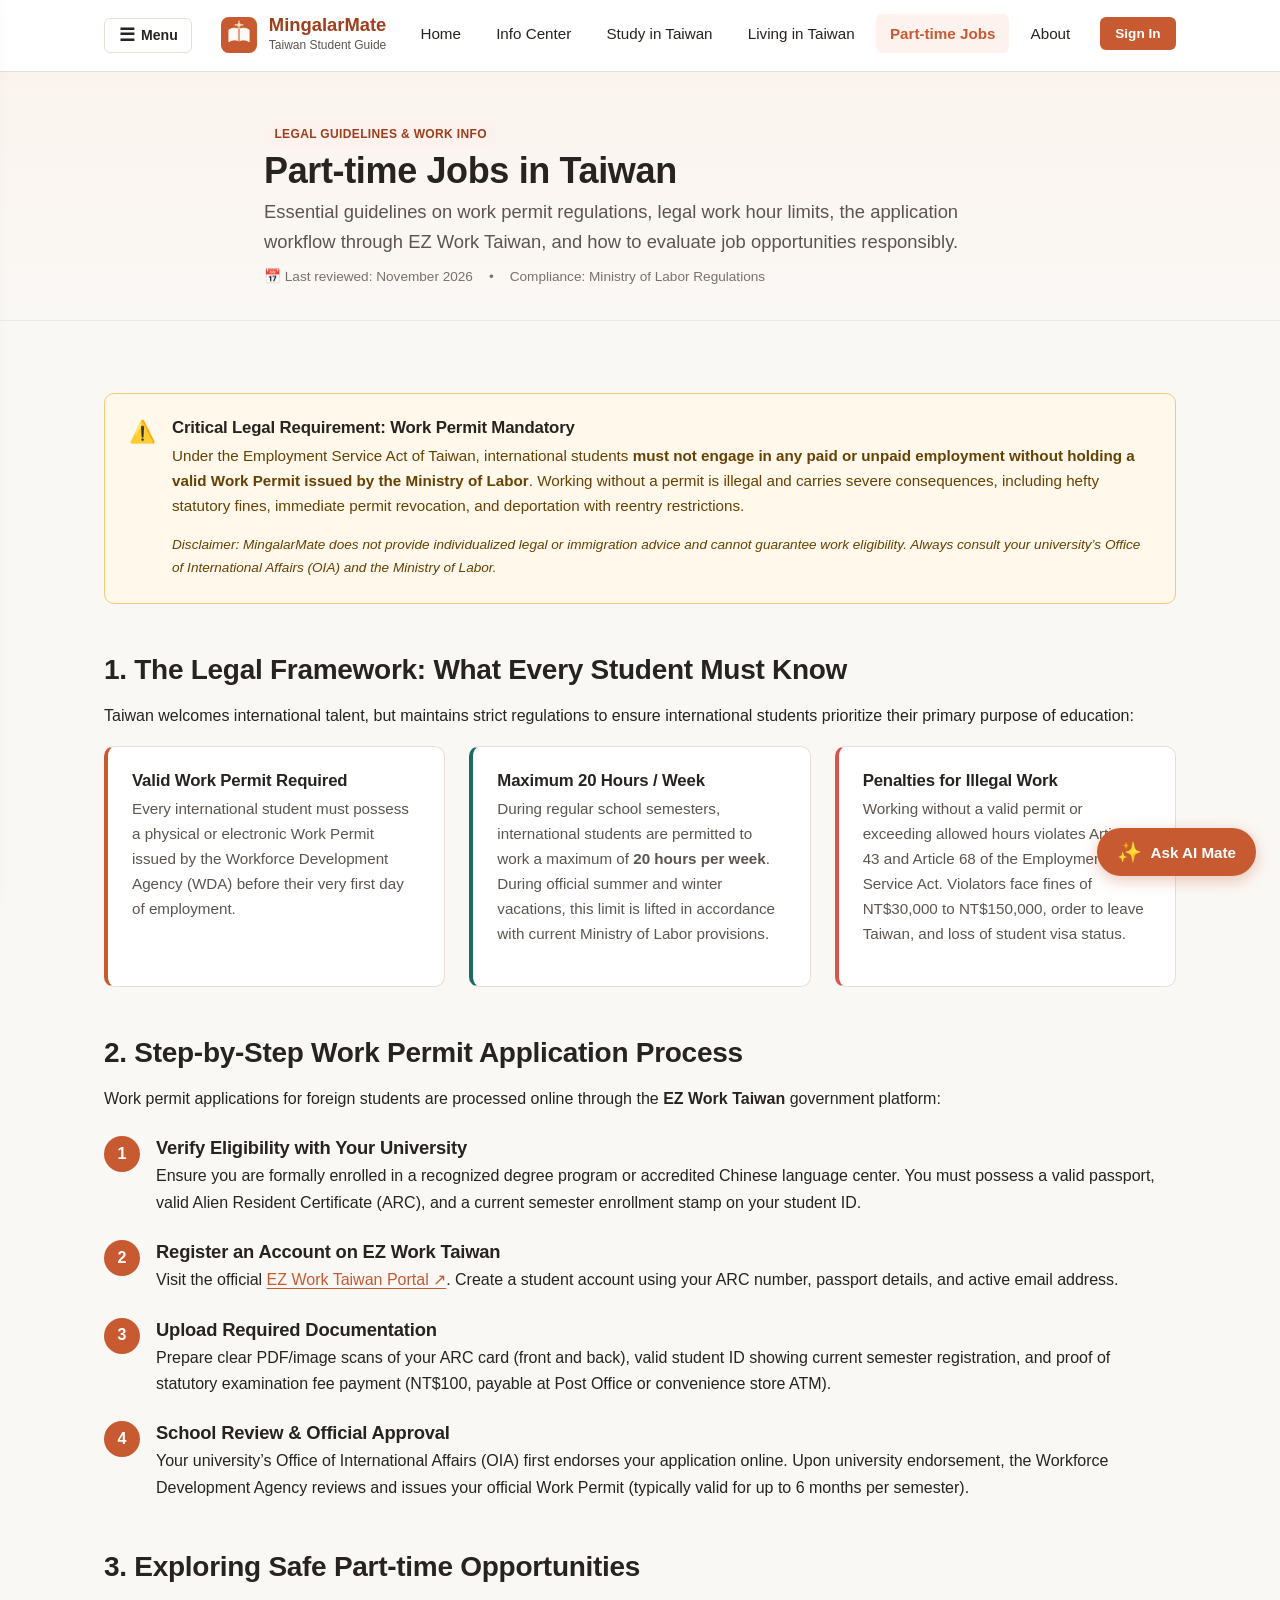
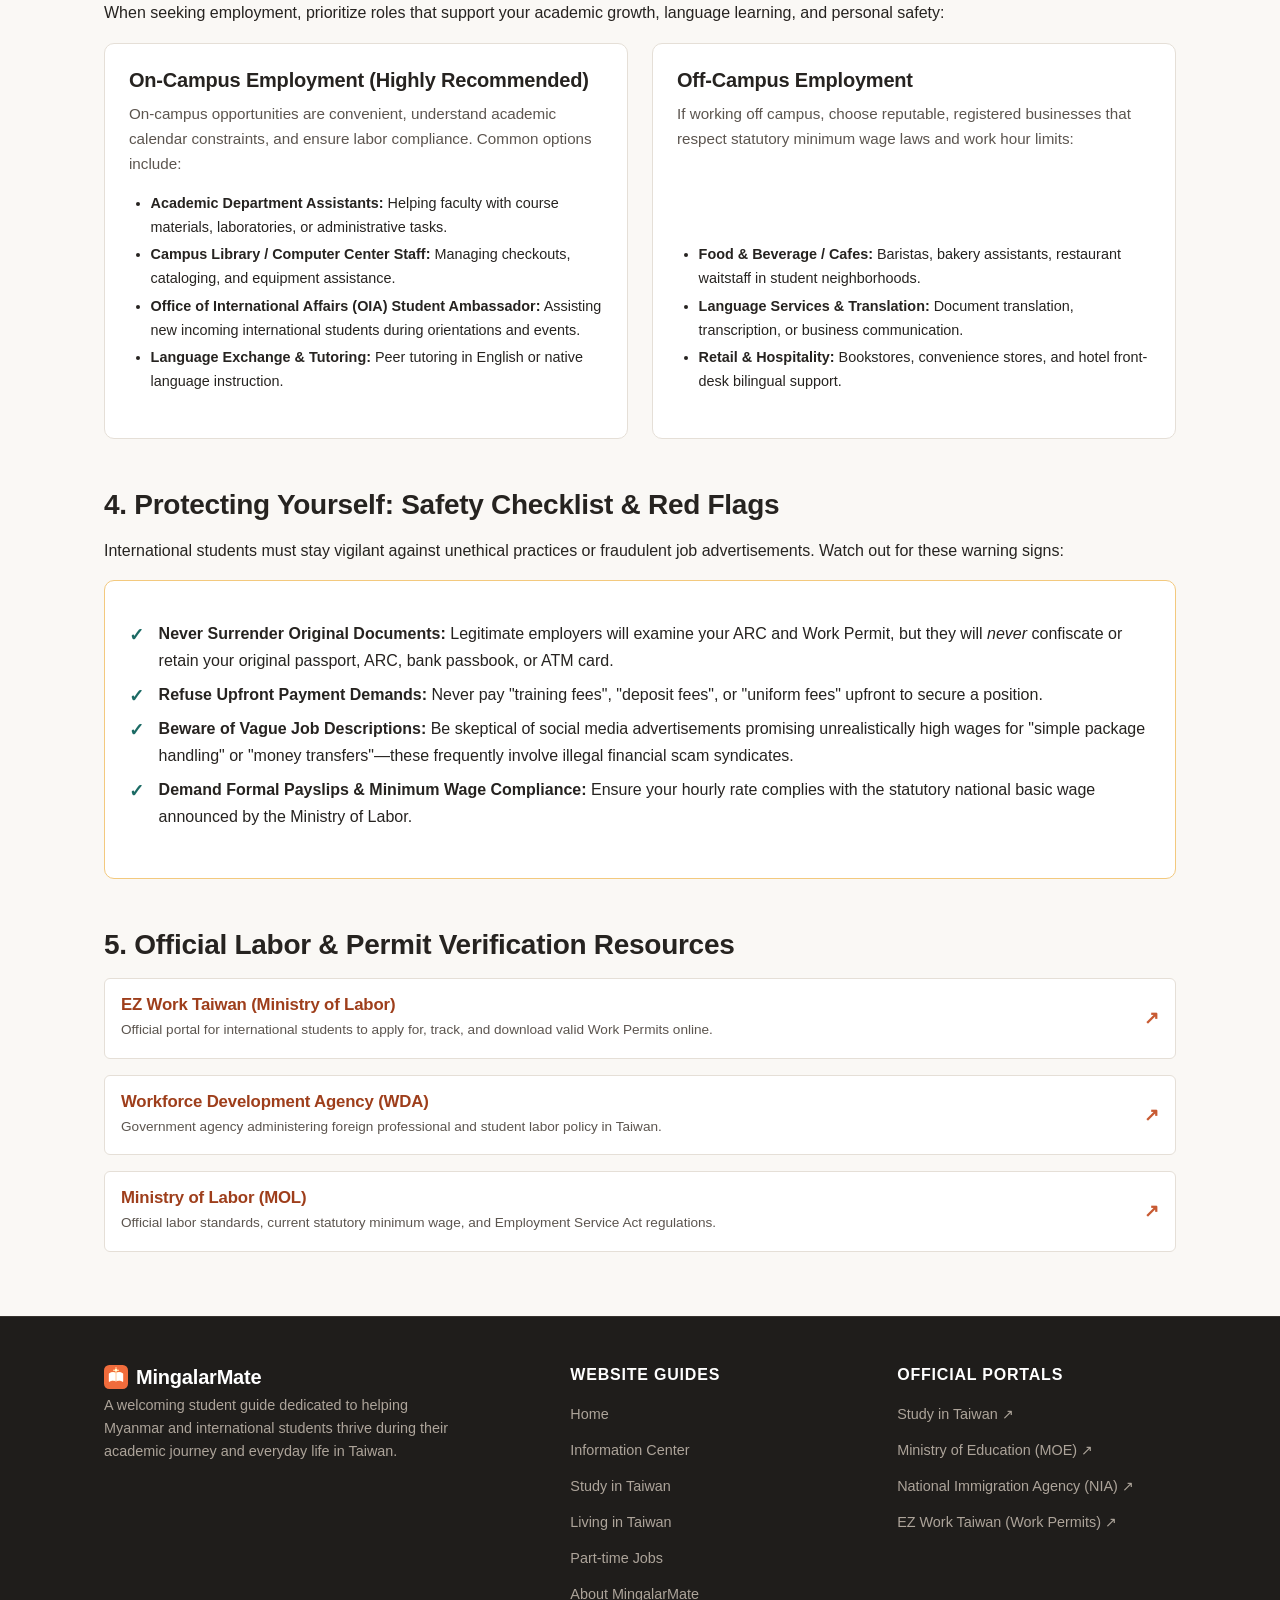
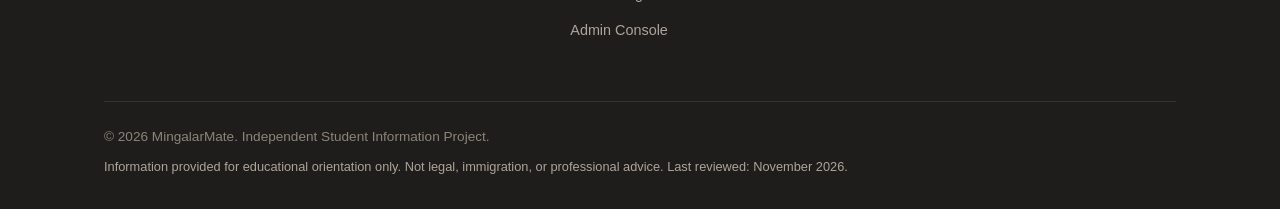
<file: pages/part-time-jobs.html>
<!DOCTYPE html>
<html lang="en">
<head>
  <meta charset="UTF-8">
  <meta name="viewport" content="width=device-width, initial-scale=1.0">
  <meta name="description" content="Official regulations, work permit procedures, hour limitations, and safe job search tips for international students seeking part-time work in Taiwan.">
  <title>Part-time Jobs — MingalarMate</title>
  <link rel="stylesheet" href="../assets/css/style.css">
  <link rel="icon" type="image/svg+xml" href="../assets/images/logo.svg">
</head>
<body>
  <!-- Accessible skip link -->
  <a href="#main-content" class="skip-link">Skip to main content</a>

  <!-- Shared Site Header -->
  <header class="site-header">
    <div class="container header-container">
      <a href="../index.html" class="site-brand" aria-label="MingalarMate Home">
        <img src="../assets/images/logo.svg" alt="" class="brand-icon" width="36" height="36">
        <span class="brand-text">
          <span class="brand-title">MingalarMate</span>
          <span class="brand-subtitle">Taiwan Student Guide</span>
        </span>
      </a>

      <!-- Mobile Navigation Hamburger Button -->
      <button class="nav-toggle" type="button" aria-expanded="false" aria-controls="primary-navigation" aria-label="Toggle navigation menu">
        <span class="nav-toggle-icon"></span>
      </button>

      <!-- Primary Navigation -->
      <nav id="primary-navigation" class="site-nav" aria-label="Main menu">
        <ul class="nav-list">
          <li><a href="../index.html" class="nav-link">Home</a></li>
          <li><a href="information-center.html" class="nav-link">Info Center</a></li>
          <li><a href="study-in-taiwan.html" class="nav-link">Study in Taiwan</a></li>
          <li><a href="living-in-taiwan.html" class="nav-link">Living in Taiwan</a></li>
          <li><a href="part-time-jobs.html" class="nav-link active" aria-current="page">Part-time Jobs</a></li>
          <li><a href="about.html" class="nav-link">About</a></li>
        </ul>
      </nav>
    </div>
  </header>

  <!-- Main Content Area -->
  <main id="main-content" class="main-content">
    
    <!-- Page Header Banner -->
    <header class="page-banner">
      <div class="container page-banner-content">
        <span class="badge">Legal Guidelines & Work Info</span>
        <h1 class="page-title">Part-time Jobs in Taiwan</h1>
        <p class="page-lead">
          Essential guidelines on work permit regulations, legal work hour limits, the application workflow through EZ Work Taiwan, and how to evaluate job opportunities responsibly.
        </p>
        <div class="page-meta">
          <span>📅 Last reviewed: November 2026</span>
          <span>•</span>
          <span>Compliance: Ministry of Labor Regulations</span>
        </div>
      </div>
    </header>

    <!-- Main Content Container -->
    <div class="container section">

      <!-- Mandatory Legal Warning Callout -->
      <aside class="callout callout-warning" aria-label="Important Legal Warning">
        <div class="callout-icon" aria-hidden="true">⚠️</div>
        <div class="callout-content">
          <h3 class="callout-title">Critical Legal Requirement: Work Permit Mandatory</h3>
          <p>
            Under the Employment Service Act of Taiwan, international students <strong>must not engage in any paid or unpaid employment without holding a valid Work Permit issued by the Ministry of Labor</strong>. Working without a permit is illegal and carries severe consequences, including hefty statutory fines, immediate permit revocation, and deportation with reentry restrictions.
          </p>
          <p style="margin-top: 0.5rem; font-size: 0.85rem;">
            <em>Disclaimer: MingalarMate does not provide individualized legal or immigration advice and cannot guarantee work eligibility. Always consult your university’s Office of International Affairs (OIA) and the Ministry of Labor.</em>
          </p>
        </div>
      </aside>

      <!-- Section 1: Official Regulatory Framework -->
      <section style="margin-top: var(--space-2xl);">
        <h2>1. The Legal Framework: What Every Student Must Know</h2>
        <p>
          Taiwan welcomes international talent, but maintains strict regulations to ensure international students prioritize their primary purpose of education:
        </p>

        <div class="grid-3">
          <div class="card" style="border-left: 4px solid var(--color-primary);">
            <h4>Valid Work Permit Required</h4>
            <p class="card-text">
              Every international student must possess a physical or electronic Work Permit issued by the Workforce Development Agency (WDA) before their very first day of employment.
            </p>
          </div>

          <div class="card" style="border-left: 4px solid var(--color-accent);">
            <h4>Maximum 20 Hours / Week</h4>
            <p class="card-text">
              During regular school semesters, international students are permitted to work a maximum of <strong>20 hours per week</strong>. During official summer and winter vacations, this limit is lifted in accordance with current Ministry of Labor provisions.
            </p>
          </div>

          <div class="card" style="border-left: 4px solid #D9534F;">
            <h4>Penalties for Illegal Work</h4>
            <p class="card-text">
              Working without a valid permit or exceeding allowed hours violates Article 43 and Article 68 of the Employment Service Act. Violators face fines of NT$30,000 to NT$150,000, order to leave Taiwan, and loss of student visa status.
            </p>
          </div>
        </div>
      </section>

      <!-- Section 2: How to Apply for a Work Permit -->
      <section style="margin-top: var(--space-2xl);">
        <h2>2. Step-by-Step Work Permit Application Process</h2>
        <p>
          Work permit applications for foreign students are processed online through the <strong>EZ Work Taiwan</strong> government platform:
        </p>

        <ol class="steps-list">
          <li class="step-item">
            <div class="step-number">1</div>
            <div class="step-content">
              <h3 class="step-title">Verify Eligibility with Your University</h3>
              <p>
                Ensure you are formally enrolled in a recognized degree program or accredited Chinese language center. You must possess a valid passport, valid Alien Resident Certificate (ARC), and a current semester enrollment stamp on your student ID.
              </p>
            </div>
          </li>

          <li class="step-item">
            <div class="step-number">2</div>
            <div class="step-content">
              <h3 class="step-title">Register an Account on EZ Work Taiwan</h3>
              <p>
                Visit the official <a href="https://ezwp.wda.gov.tw" target="_blank" rel="noopener noreferrer">EZ Work Taiwan Portal ↗</a>. Create a student account using your ARC number, passport details, and active email address.
              </p>
            </div>
          </li>

          <li class="step-item">
            <div class="step-number">3</div>
            <div class="step-content">
              <h3 class="step-title">Upload Required Documentation</h3>
              <p>
                Prepare clear PDF/image scans of your ARC card (front and back), valid student ID showing current semester registration, and proof of statutory examination fee payment (NT$100, payable at Post Office or convenience store ATM).
              </p>
            </div>
          </li>

          <li class="step-item">
            <div class="step-number">4</div>
            <div class="step-content">
              <h3 class="step-title">School Review & Official Approval</h3>
              <p>
                Your university’s Office of International Affairs (OIA) first endorses your application online. Upon university endorsement, the Workforce Development Agency reviews and issues your official Work Permit (typically valid for up to 6 months per semester).
              </p>
            </div>
          </li>
        </ol>
      </section>

      <!-- Section 3: Safe Job Opportunities & Finding Work -->
      <section style="margin-top: var(--space-2xl);">
        <h2>3. Exploring Safe Part-time Opportunities</h2>
        <p>
          When seeking employment, prioritize roles that support your academic growth, language learning, and personal safety:
        </p>

        <div class="grid-2">
          <div class="card">
            <h3>On-Campus Employment (Highly Recommended)</h3>
            <p class="card-text">
              On-campus opportunities are convenient, understand academic calendar constraints, and ensure labor compliance. Common options include:
            </p>
            <ul style="font-size: 0.9rem;">
              <li><strong>Academic Department Assistants:</strong> Helping faculty with course materials, laboratories, or administrative tasks.</li>
              <li><strong>Campus Library / Computer Center Staff:</strong> Managing checkouts, cataloging, and equipment assistance.</li>
              <li><strong>Office of International Affairs (OIA) Student Ambassador:</strong> Assisting new incoming international students during orientations and events.</li>
              <li><strong>Language Exchange & Tutoring:</strong> Peer tutoring in English or native language instruction.</li>
            </ul>
          </div>

          <div class="card">
            <h3>Off-Campus Employment</h3>
            <p class="card-text">
              If working off campus, choose reputable, registered businesses that respect statutory minimum wage laws and work hour limits:
            </p>
            <ul style="font-size: 0.9rem;">
              <li><strong>Food & Beverage / Cafes:</strong> Baristas, bakery assistants, restaurant waitstaff in student neighborhoods.</li>
              <li><strong>Language Services & Translation:</strong> Document translation, transcription, or business communication.</li>
              <li><strong>Retail & Hospitality:</strong> Bookstores, convenience stores, and hotel front-desk bilingual support.</li>
            </ul>
          </div>
        </div>
      </section>

      <!-- Section 4: Safety Warnings & Scams Red Flags -->
      <section style="margin-top: var(--space-2xl);">
        <h2>4. Protecting Yourself: Safety Checklist & Red Flags</h2>
        <p>
          International students must stay vigilant against unethical practices or fraudulent job advertisements. Watch out for these warning signs:
        </p>

        <div class="card" style="background-color: var(--color-surface); border: 1px solid var(--color-warning-border);">
          <ul class="custom-checklist">
            <li><strong>Never Surrender Original Documents:</strong> Legitimate employers will examine your ARC and Work Permit, but they will <em>never</em> confiscate or retain your original passport, ARC, bank passbook, or ATM card.</li>
            <li><strong>Refuse Upfront Payment Demands:</strong> Never pay "training fees", "deposit fees", or "uniform fees" upfront to secure a position.</li>
            <li><strong>Beware of Vague Job Descriptions:</strong> Be skeptical of social media advertisements promising unrealistically high wages for "simple package handling" or "money transfers"—these frequently involve illegal financial scam syndicates.</li>
            <li><strong>Demand Formal Payslips & Minimum Wage Compliance:</strong> Ensure your hourly rate complies with the statutory national basic wage announced by the Ministry of Labor.</li>
          </ul>
        </div>
      </section>

      <!-- Section 5: Official Portals -->
      <section style="margin-top: var(--space-2xl);">
        <h2>5. Official Labor & Permit Verification Resources</h2>
        <div class="resource-list">
          <a href="https://ezwp.wda.gov.tw" target="_blank" rel="noopener noreferrer" class="resource-card">
            <div class="resource-info">
              <h4>EZ Work Taiwan (Ministry of Labor)</h4>
              <p>Official portal for international students to apply for, track, and download valid Work Permits online.</p>
            </div>
            <div class="resource-arrow">↗</div>
          </a>

          <a href="https://www.wda.gov.tw" target="_blank" rel="noopener noreferrer" class="resource-card">
            <div class="resource-info">
              <h4>Workforce Development Agency (WDA)</h4>
              <p>Government agency administering foreign professional and student labor policy in Taiwan.</p>
            </div>
            <div class="resource-arrow">↗</div>
          </a>

          <a href="https://www.mol.gov.tw" target="_blank" rel="noopener noreferrer" class="resource-card">
            <div class="resource-info">
              <h4>Ministry of Labor (MOL)</h4>
              <p>Official labor standards, current statutory minimum wage, and Employment Service Act regulations.</p>
            </div>
            <div class="resource-arrow">↗</div>
          </a>
        </div>
      </section>

    </div>
  </main>

  <!-- Shared Site Footer -->
  <footer class="site-footer">
    <div class="container">
      <div class="footer-grid">
        <div class="footer-brand">
          <h3>
            <img src="../assets/images/logo.svg" alt="" width="24" height="24" style="filter: brightness(1.2);">
            MingalarMate
          </h3>
          <p class="footer-desc">
            A welcoming student guide dedicated to helping Myanmar and international students thrive during their academic journey and everyday life in Taiwan.
          </p>
        </div>

        <div>
          <h4 class="footer-heading">Website Guides</h4>
          <ul class="footer-links">
            <li><a href="../index.html">Home</a></li>
            <li><a href="information-center.html">Information Center</a></li>
            <li><a href="study-in-taiwan.html">Study in Taiwan</a></li>
            <li><a href="living-in-taiwan.html">Living in Taiwan</a></li>
            <li><a href="part-time-jobs.html">Part-time Jobs</a></li>
            <li><a href="about.html">About MingalarMate</a></li>
            <li><a href="admin.html">Admin Console</a></li>
          </ul>
        </div>

        <div>
          <h4 class="footer-heading">Official Portals</h4>
          <ul class="footer-links">
            <li><a href="https://www.studyintaiwan.org" target="_blank" rel="noopener noreferrer">Study in Taiwan ↗</a></li>
            <li><a href="https://english.moe.gov.tw" target="_blank" rel="noopener noreferrer">Ministry of Education (MOE) ↗</a></li>
            <li><a href="https://www.immigration.gov.tw" target="_blank" rel="noopener noreferrer">National Immigration Agency (NIA) ↗</a></li>
            <li><a href="https://ezwp.wda.gov.tw" target="_blank" rel="noopener noreferrer">EZ Work Taiwan (Work Permits) ↗</a></li>
          </ul>
        </div>
      </div>

      <div class="footer-bottom">
        <div>
          &copy; <span id="current-year">2026</span> MingalarMate. Independent Student Information Project.
        </div>
        <div class="footer-disclaimer">
          Information provided for educational orientation only. Not legal, immigration, or professional advice. Last reviewed: November 2026.
        </div>
      </div>
    </div>
  </footer>

  <!-- Multilingual Engine & Shared JavaScript -->
  <script src="../assets/js/i18n.js"></script>
  <script src="../assets/js/main.js"></script>
  <script src="../assets/js/auth.js"></script>
  <script src="../assets/js/chat.js"></script>
</body>
</html>
</file>
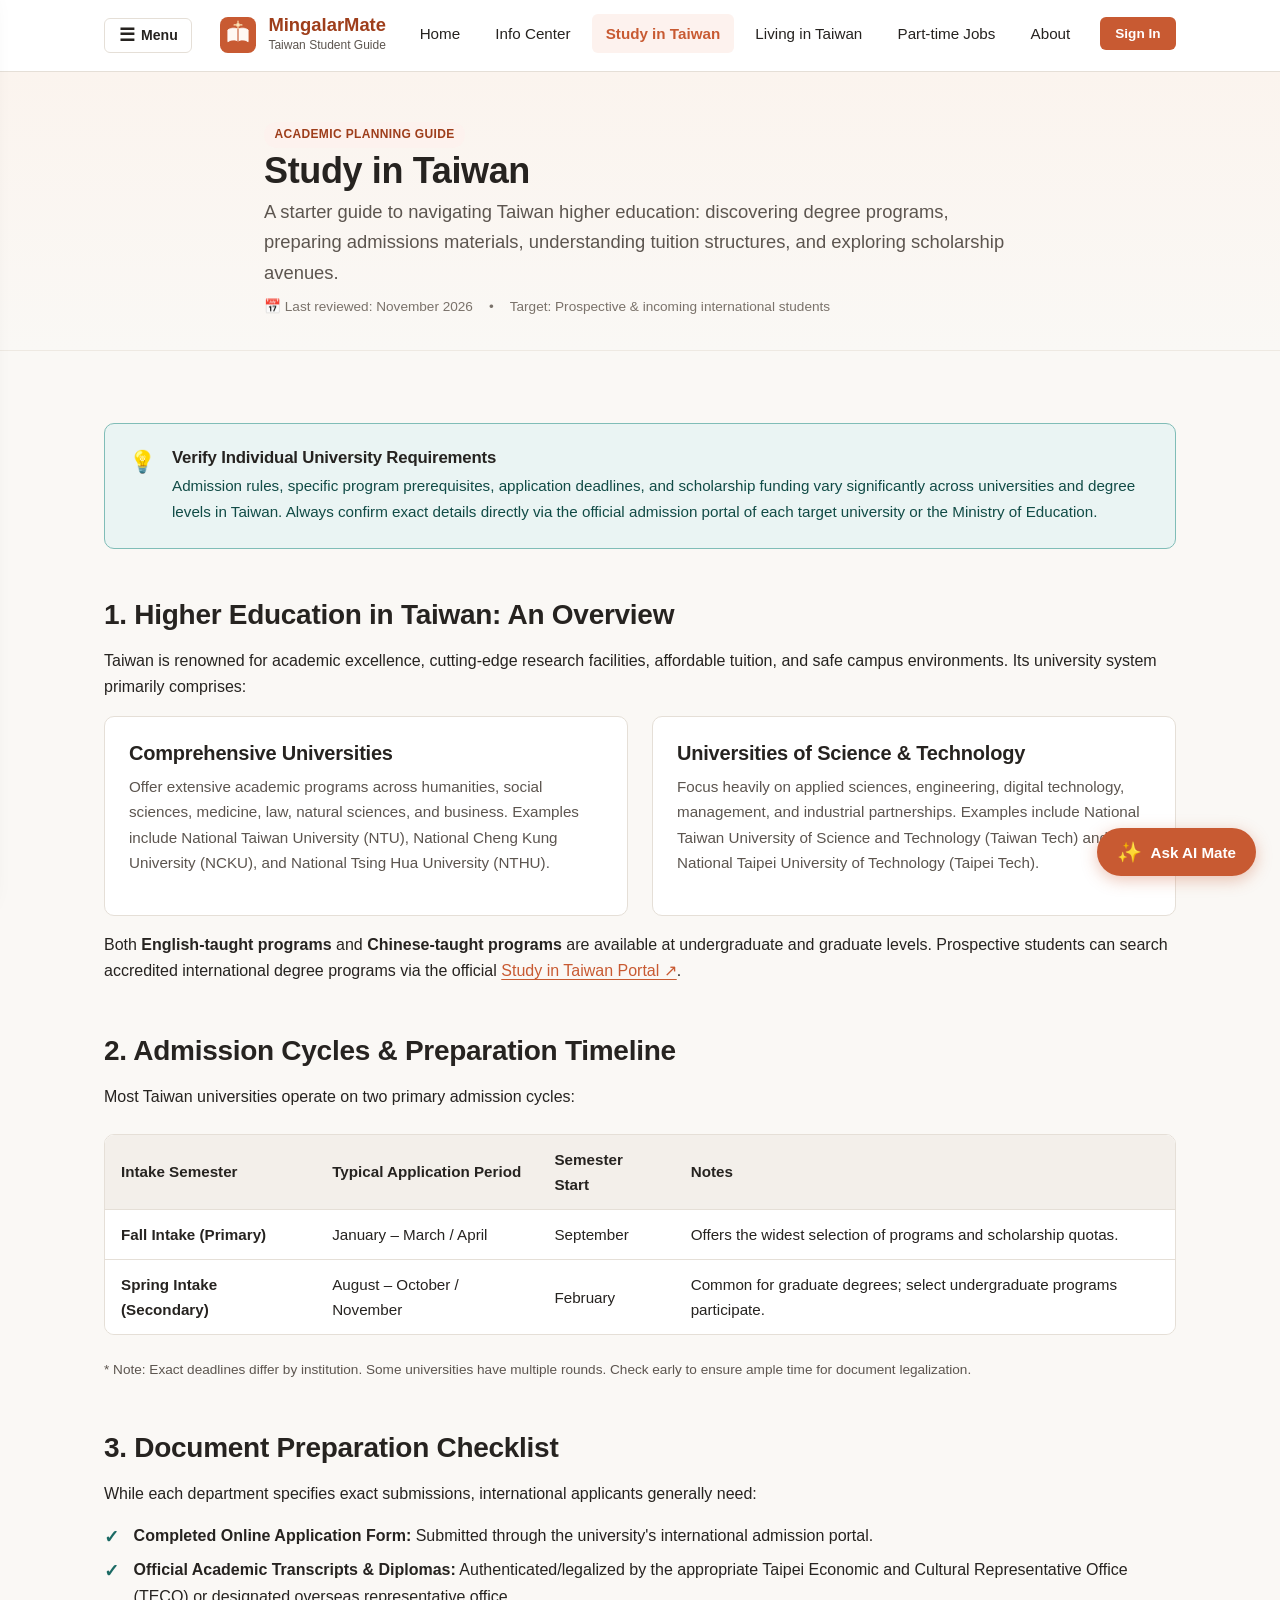
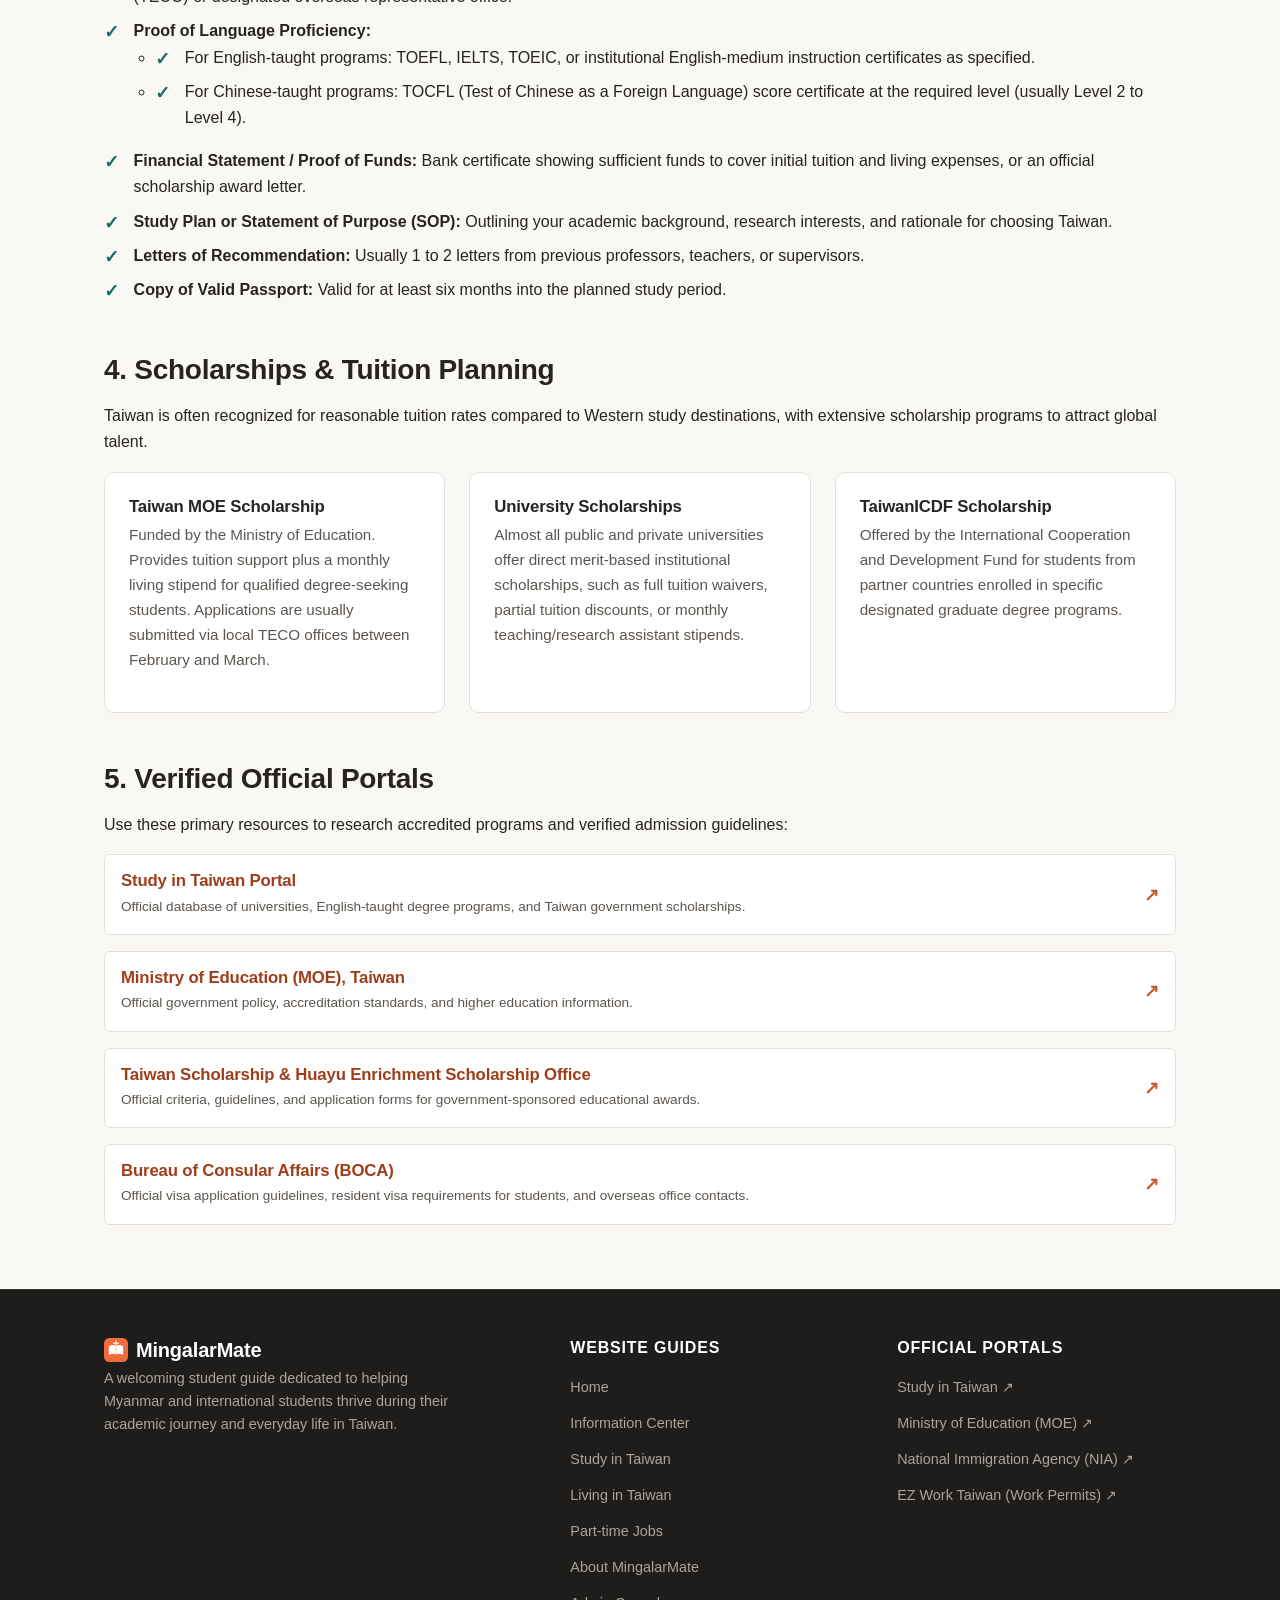
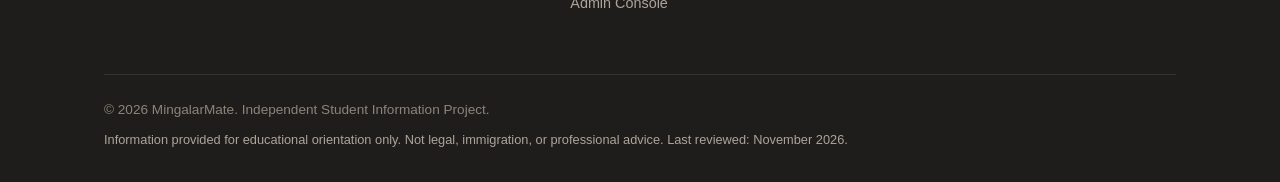
<file: pages/study-in-taiwan.html>
<!DOCTYPE html>
<html lang="en">
<head>
  <meta charset="UTF-8">
  <meta name="viewport" content="width=device-width, initial-scale=1.0">
  <meta name="description" content="Beginner-friendly guide to studying in Taiwan: researching universities, admissions preparation, scholarships, tuition planning, and required documents.">
  <title>Study in Taiwan — MingalarMate</title>
  <link rel="stylesheet" href="../assets/css/style.css">
  <link rel="icon" type="image/svg+xml" href="../assets/images/logo.svg">
</head>
<body>
  <!-- Accessible skip link -->
  <a href="#main-content" class="skip-link">Skip to main content</a>

  <!-- Shared Site Header -->
  <header class="site-header">
    <div class="container header-container">
      <a href="../index.html" class="site-brand" aria-label="MingalarMate Home">
        <img src="../assets/images/logo.svg" alt="" class="brand-icon" width="36" height="36">
        <span class="brand-text">
          <span class="brand-title">MingalarMate</span>
          <span class="brand-subtitle">Taiwan Student Guide</span>
        </span>
      </a>

      <!-- Mobile Navigation Hamburger Button -->
      <button class="nav-toggle" type="button" aria-expanded="false" aria-controls="primary-navigation" aria-label="Toggle navigation menu">
        <span class="nav-toggle-icon"></span>
      </button>

      <!-- Primary Navigation -->
      <nav id="primary-navigation" class="site-nav" aria-label="Main menu">
        <ul class="nav-list">
          <li><a href="../index.html" class="nav-link">Home</a></li>
          <li><a href="information-center.html" class="nav-link">Info Center</a></li>
          <li><a href="study-in-taiwan.html" class="nav-link active" aria-current="page">Study in Taiwan</a></li>
          <li><a href="living-in-taiwan.html" class="nav-link">Living in Taiwan</a></li>
          <li><a href="part-time-jobs.html" class="nav-link">Part-time Jobs</a></li>
          <li><a href="about.html" class="nav-link">About</a></li>
        </ul>
      </nav>
    </div>
  </header>

  <!-- Main Content Area -->
  <main id="main-content" class="main-content">
    
    <!-- Page Header Banner -->
    <header class="page-banner">
      <div class="container page-banner-content">
        <span class="badge">Academic Planning Guide</span>
        <h1 class="page-title">Study in Taiwan</h1>
        <p class="page-lead">
          A starter guide to navigating Taiwan higher education: discovering degree programs, preparing admissions materials, understanding tuition structures, and exploring scholarship avenues.
        </p>
        <div class="page-meta">
          <span>📅 Last reviewed: November 2026</span>
          <span>•</span>
          <span>Target: Prospective & incoming international students</span>
        </div>
      </div>
    </header>

    <!-- Content Sections -->
    <div class="container section">

      <!-- Advisory Box -->
      <aside class="callout callout-info" aria-label="Official Verification Notice">
        <div class="callout-icon" aria-hidden="true">💡</div>
        <div class="callout-content">
          <h3 class="callout-title">Verify Individual University Requirements</h3>
          <p>
            Admission rules, specific program prerequisites, application deadlines, and scholarship funding vary significantly across universities and degree levels in Taiwan. Always confirm exact details directly via the official admission portal of each target university or the Ministry of Education.
          </p>
        </div>
      </aside>

      <!-- Section 1: Researching Higher Education in Taiwan -->
      <section style="margin-top: var(--space-2xl);">
        <h2>1. Higher Education in Taiwan: An Overview</h2>
        <p>
          Taiwan is renowned for academic excellence, cutting-edge research facilities, affordable tuition, and safe campus environments. Its university system primarily comprises:
        </p>

        <div class="grid-2">
          <div class="card">
            <h3>Comprehensive Universities</h3>
            <p class="card-text">
              Offer extensive academic programs across humanities, social sciences, medicine, law, natural sciences, and business. Examples include National Taiwan University (NTU), National Cheng Kung University (NCKU), and National Tsing Hua University (NTHU).
            </p>
          </div>
          <div class="card">
            <h3>Universities of Science & Technology</h3>
            <p class="card-text">
              Focus heavily on applied sciences, engineering, digital technology, management, and industrial partnerships. Examples include National Taiwan University of Science and Technology (Taiwan Tech) and National Taipei University of Technology (Taipei Tech).
            </p>
          </div>
        </div>

        <p style="margin-top: var(--space-md);">
          Both <strong>English-taught programs</strong> and <strong>Chinese-taught programs</strong> are available at undergraduate and graduate levels. Prospective students can search accredited international degree programs via the official 
          <a href="https://www.studyintaiwan.org" target="_blank" rel="noopener noreferrer">Study in Taiwan Portal ↗</a>.
        </p>
      </section>

      <!-- Section 2: Admissions Preparation & Typical Cycles -->
      <section style="margin-top: var(--space-2xl);">
        <h2>2. Admission Cycles & Preparation Timeline</h2>
        <p>
          Most Taiwan universities operate on two primary admission cycles:
        </p>

        <div class="table-responsive">
          <table class="data-table" aria-label="Typical admission intake cycles in Taiwan">
            <thead>
              <tr>
                <th>Intake Semester</th>
                <th>Typical Application Period</th>
                <th>Semester Start</th>
                <th>Notes</th>
              </tr>
            </thead>
            <tbody>
              <tr>
                <td><strong>Fall Intake (Primary)</strong></td>
                <td>January – March / April</td>
                <td>September</td>
                <td>Offers the widest selection of programs and scholarship quotas.</td>
              </tr>
              <tr>
                <td><strong>Spring Intake (Secondary)</strong></td>
                <td>August – October / November</td>
                <td>February</td>
                <td>Common for graduate degrees; select undergraduate programs participate.</td>
              </tr>
            </tbody>
          </table>
        </div>
        <p style="font-size: 0.85rem; color: var(--color-text-muted);">
          * Note: Exact deadlines differ by institution. Some universities have multiple rounds. Check early to ensure ample time for document legalization.
        </p>
      </section>

      <!-- Section 3: Essential Application Checklist -->
      <section style="margin-top: var(--space-2xl);">
        <h2>3. Document Preparation Checklist</h2>
        <p>
          While each department specifies exact submissions, international applicants generally need:
        </p>

        <ul class="custom-checklist">
          <li><strong>Completed Online Application Form:</strong> Submitted through the university's international admission portal.</li>
          <li><strong>Official Academic Transcripts & Diplomas:</strong> Authenticated/legalized by the appropriate Taipei Economic and Cultural Representative Office (TECO) or designated overseas representative office.</li>
          <li><strong>Proof of Language Proficiency:</strong>
            <ul>
              <li>For English-taught programs: TOEFL, IELTS, TOEIC, or institutional English-medium instruction certificates as specified.</li>
              <li>For Chinese-taught programs: TOCFL (Test of Chinese as a Foreign Language) score certificate at the required level (usually Level 2 to Level 4).</li>
            </ul>
          </li>
          <li><strong>Financial Statement / Proof of Funds:</strong> Bank certificate showing sufficient funds to cover initial tuition and living expenses, or an official scholarship award letter.</li>
          <li><strong>Study Plan or Statement of Purpose (SOP):</strong> Outlining your academic background, research interests, and rationale for choosing Taiwan.</li>
          <li><strong>Letters of Recommendation:</strong> Usually 1 to 2 letters from previous professors, teachers, or supervisors.</li>
          <li><strong>Copy of Valid Passport:</strong> Valid for at least six months into the planned study period.</li>
        </ul>
      </section>

      <!-- Section 4: Scholarships & Tuition Planning -->
      <section style="margin-top: var(--space-2xl);">
        <h2>4. Scholarships & Tuition Planning</h2>
        <p>
          Taiwan is often recognized for reasonable tuition rates compared to Western study destinations, with extensive scholarship programs to attract global talent.
        </p>

        <div class="grid-3">
          <div class="card">
            <h4>Taiwan MOE Scholarship</h4>
            <p class="card-text">
              Funded by the Ministry of Education. Provides tuition support plus a monthly living stipend for qualified degree-seeking students. Applications are usually submitted via local TECO offices between February and March.
            </p>
          </div>

          <div class="card">
            <h4>University Scholarships</h4>
            <p class="card-text">
              Almost all public and private universities offer direct merit-based institutional scholarships, such as full tuition waivers, partial tuition discounts, or monthly teaching/research assistant stipends.
            </p>
          </div>

          <div class="card">
            <h4>TaiwanICDF Scholarship</h4>
            <p class="card-text">
              Offered by the International Cooperation and Development Fund for students from partner countries enrolled in specific designated graduate degree programs.
            </p>
          </div>
        </div>
      </section>

      <!-- Section 5: Official Resources -->
      <section style="margin-top: var(--space-2xl);">
        <h2>5. Verified Official Portals</h2>
        <p>
          Use these primary resources to research accredited programs and verified admission guidelines:
        </p>

        <div class="resource-list">
          <a href="https://www.studyintaiwan.org" target="_blank" rel="noopener noreferrer" class="resource-card">
            <div class="resource-info">
              <h4>Study in Taiwan Portal</h4>
              <p>Official database of universities, English-taught degree programs, and Taiwan government scholarships.</p>
            </div>
            <div class="resource-arrow">↗</div>
          </a>

          <a href="https://english.moe.gov.tw" target="_blank" rel="noopener noreferrer" class="resource-card">
            <div class="resource-info">
              <h4>Ministry of Education (MOE), Taiwan</h4>
              <p>Official government policy, accreditation standards, and higher education information.</p>
            </div>
            <div class="resource-arrow">↗</div>
          </a>

          <a href="https://taiwanscholarship.moe.gov.tw" target="_blank" rel="noopener noreferrer" class="resource-card">
            <div class="resource-info">
              <h4>Taiwan Scholarship & Huayu Enrichment Scholarship Office</h4>
              <p>Official criteria, guidelines, and application forms for government-sponsored educational awards.</p>
            </div>
            <div class="resource-arrow">↗</div>
          </a>

          <a href="https://www.boca.gov.tw" target="_blank" rel="noopener noreferrer" class="resource-card">
            <div class="resource-info">
              <h4>Bureau of Consular Affairs (BOCA)</h4>
              <p>Official visa application guidelines, resident visa requirements for students, and overseas office contacts.</p>
            </div>
            <div class="resource-arrow">↗</div>
          </a>
        </div>
      </section>

    </div>
  </main>

  <!-- Shared Site Footer -->
  <footer class="site-footer">
    <div class="container">
      <div class="footer-grid">
        <div class="footer-brand">
          <h3>
            <img src="../assets/images/logo.svg" alt="" width="24" height="24" style="filter: brightness(1.2);">
            MingalarMate
          </h3>
          <p class="footer-desc">
            A welcoming student guide dedicated to helping Myanmar and international students thrive during their academic journey and everyday life in Taiwan.
          </p>
        </div>

        <div>
          <h4 class="footer-heading">Website Guides</h4>
          <ul class="footer-links">
            <li><a href="../index.html">Home</a></li>
            <li><a href="information-center.html">Information Center</a></li>
            <li><a href="study-in-taiwan.html">Study in Taiwan</a></li>
            <li><a href="living-in-taiwan.html">Living in Taiwan</a></li>
            <li><a href="part-time-jobs.html">Part-time Jobs</a></li>
            <li><a href="about.html">About MingalarMate</a></li>
            <li><a href="admin.html">Admin Console</a></li>
          </ul>
        </div>

        <div>
          <h4 class="footer-heading">Official Portals</h4>
          <ul class="footer-links">
            <li><a href="https://www.studyintaiwan.org" target="_blank" rel="noopener noreferrer">Study in Taiwan ↗</a></li>
            <li><a href="https://english.moe.gov.tw" target="_blank" rel="noopener noreferrer">Ministry of Education (MOE) ↗</a></li>
            <li><a href="https://www.immigration.gov.tw" target="_blank" rel="noopener noreferrer">National Immigration Agency (NIA) ↗</a></li>
            <li><a href="https://ezwp.wda.gov.tw" target="_blank" rel="noopener noreferrer">EZ Work Taiwan (Work Permits) ↗</a></li>
          </ul>
        </div>
      </div>

      <div class="footer-bottom">
        <div>
          &copy; <span id="current-year">2026</span> MingalarMate. Independent Student Information Project.
        </div>
        <div class="footer-disclaimer">
          Information provided for educational orientation only. Not legal, immigration, or professional advice. Last reviewed: November 2026.
        </div>
      </div>
    </div>
  </footer>

  <!-- Multilingual Engine & Shared JavaScript -->
  <script src="../assets/js/i18n.js"></script>
  <script src="../assets/js/main.js"></script>
  <script src="../assets/js/auth.js"></script>
  <script src="../assets/js/chat.js"></script>
</body>
</html>
</file>
<file: assets/css/style.css>
/* ==========================================================================
   MingalarMate — Shared Stylesheet
   Version 1.0 (Static GitHub Pages compatible)
   Color inspiration: Warm Taiwan brick-red terracotta, mountain jade, cream neutrals.
   ========================================================================== */

:root {
  /* Brand & Theme Colors */
  --color-primary: #C85A32;        /* Warm terracotta brick red */
  --color-primary-dark: #9E3E1B;
  --color-primary-light: #FDF2EE;
  --color-accent: #1B6A64;         /* Taiwan mountain jade teal */
  --color-accent-dark: #124A45;
  --color-accent-light: #EAF4F3;

  /* Neutral Tones */
  --color-bg: #FAF8F5;             /* Warm cream-white background */
  --color-surface: #FFFFFF;        /* Pure white for cards */
  --color-surface-subtle: #F3EFEA; /* Light surface accent */
  --color-border: #E5DFD7;         /* Soft neutral border */
  --color-border-subtle: #EEE9E2;
  --color-text: #262320;           /* Deep charcoal/espresso text */
  --color-text-muted: #5C554F;     /* Secondary text */
  --color-text-light: #7A726A;

  /* Status & Callout Tones */
  --color-info-bg: #EAF4F3;
  --color-info-border: #80BDB7;
  --color-info-text: #114B46;
  --color-warning-bg: #FFF8EB;
  --color-warning-border: #F3C97E;
  --color-warning-text: #664103;

  /* Typography Stack (Accessible, zero external dependency) */
  --font-sans: -apple-system, BlinkMacSystemFont, "Segoe UI", Roboto, Oxygen, Ubuntu, Cantarell, "Helvetica Neue", Arial, sans-serif;
  --font-mono: ui-monospace, SFMono-Regular, Consolas, "Liberation Mono", Menlo, monospace;

  /* Spacing Scale */
  --space-xs: 0.25rem;
  --space-sm: 0.5rem;
  --space-md: 1rem;
  --space-lg: 1.5rem;
  --space-xl: 2rem;
  --space-2xl: 3rem;
  --space-3xl: 4.5rem;

  /* Layout Limits */
  --max-width-content: 1120px;
  --header-height: 72px;

  /* UI Tokens */
  --radius-sm: 6px;
  --radius-md: 10px;
  --radius-lg: 16px;
  --radius-pill: 9999px;
  --shadow-sm: 0 1px 3px rgba(38, 35, 32, 0.05);
  --shadow-md: 0 4px 12px rgba(38, 35, 32, 0.08);
  --shadow-hover: 0 8px 24px rgba(38, 35, 32, 0.12);
  --transition: all 0.2s ease-in-out;
}

/* ==========================================================================
   CSS Reset & Base Rules
   ========================================================================== */

*, *::before, *::after {
  box-sizing: border-box;
}

html {
  font-size: 16px;
  scroll-behavior: smooth;
  -webkit-text-size-adjust: 100%;
}

body {
  margin: 0;
  padding: 0;
  font-family: var(--font-sans);
  background-color: var(--color-bg);
  color: var(--color-text);
  line-height: 1.65;
  display: flex;
  flex-direction: column;
  min-height: 100vh;
}

img, svg {
  max-width: 100%;
  height: auto;
  vertical-align: middle;
}

a {
  color: var(--color-primary);
  text-decoration: underline;
  text-underline-offset: 3px;
  transition: var(--transition);
}

a:hover {
  color: var(--color-primary-dark);
}

a:focus-visible, button:focus-visible {
  outline: 3px solid var(--color-primary);
  outline-offset: 2px;
}

h1, h2, h3, h4 {
  color: var(--color-text);
  line-height: 1.25;
  margin-top: 0;
  font-weight: 700;
  letter-spacing: -0.01em;
}

h1 { font-size: 2.25rem; margin-bottom: var(--space-md); }
h2 { font-size: 1.75rem; margin-bottom: var(--space-md); }
h3 { font-size: 1.25rem; margin-bottom: var(--space-sm); }
h4 { font-size: 1.05rem; margin-bottom: var(--space-xs); }

p {
  margin-top: 0;
  margin-bottom: var(--space-md);
}

ul, ol {
  margin-top: 0;
  margin-bottom: var(--space-md);
  padding-left: 1.35rem;
}

li {
  margin-bottom: var(--space-xs);
}

/* Skip link for keyboard accessibility */
.skip-link {
  position: absolute;
  top: -100px;
  left: var(--space-md);
  background: var(--color-primary);
  color: #FFFFFF;
  padding: var(--space-sm) var(--space-md);
  border-radius: var(--radius-sm);
  z-index: 9999;
  text-decoration: none;
  font-weight: 600;
}

.skip-link:focus {
  top: var(--space-md);
}

/* ==========================================================================
   Layout Containers
   ========================================================================== */

.container {
  width: 100%;
  max-width: var(--max-width-content);
  margin-left: auto;
  margin-right: auto;
  padding-left: var(--space-lg);
  padding-right: var(--space-lg);
}

.main-content {
  flex: 1 0 auto;
}

.section {
  padding-top: var(--space-2xl);
  padding-bottom: var(--space-2xl);
}

.section-subtle {
  background-color: var(--color-surface);
  border-top: 1px solid var(--color-border-subtle);
  border-bottom: 1px solid var(--color-border-subtle);
}

/* ==========================================================================
   Header & Navigation
   ========================================================================== */

.site-header {
  position: sticky;
  top: 0;
  z-index: 1000;
  background-color: rgba(255, 255, 255, 0.96);
  backdrop-filter: blur(8px);
  border-bottom: 1px solid var(--color-border);
  height: var(--header-height);
  display: flex;
  align-items: center;
}

.header-container {
  display: flex;
  align-items: center;
  justify-content: space-between;
}

.site-brand {
  display: flex;
  align-items: center;
  gap: 0.75rem;
  text-decoration: none;
  color: var(--color-text);
  font-weight: 700;
  font-size: 1.25rem;
}

.site-brand:hover {
  color: var(--color-primary);
}

.brand-icon {
  width: 36px;
  height: 36px;
  flex-shrink: 0;
}

.brand-text {
  display: flex;
  flex-direction: column;
}

.brand-title {
  font-size: 1.15rem;
  line-height: 1.1;
  font-weight: 800;
  color: var(--color-primary-dark);
}

.brand-subtitle {
  font-size: 0.75rem;
  font-weight: 500;
  color: var(--color-text-muted);
}

/* Navigation Menu */
.site-nav {
  display: flex;
  align-items: center;
}

.nav-list {
  display: flex;
  align-items: center;
  list-style: none;
  margin: 0;
  padding: 0;
  gap: 0.5rem;
}

.nav-link {
  display: inline-block;
  padding: 0.45rem 0.85rem;
  color: var(--color-text);
  text-decoration: none;
  font-weight: 500;
  font-size: 0.95rem;
  border-radius: var(--radius-sm);
  transition: var(--transition);
}

.nav-link:hover {
  color: var(--color-primary);
  background-color: var(--color-primary-light);
}

.nav-link.active {
  color: var(--color-primary);
  background-color: var(--color-primary-light);
  font-weight: 700;
}

/* Mobile Nav Toggle Button */
.nav-toggle {
  display: none;
  background: transparent;
  border: 1px solid var(--color-border);
  border-radius: var(--radius-sm);
  padding: 0.5rem;
  cursor: pointer;
  color: var(--color-text);
  align-items: center;
  justify-content: center;
}

.nav-toggle:hover {
  background-color: var(--color-surface-subtle);
}

.nav-toggle-icon {
  display: block;
  width: 22px;
  height: 2px;
  background-color: currentColor;
  position: relative;
  transition: var(--transition);
}

.nav-toggle-icon::before,
.nav-toggle-icon::after {
  content: "";
  display: block;
  position: absolute;
  width: 22px;
  height: 2px;
  background-color: currentColor;
  left: 0;
  transition: var(--transition);
}

.nav-toggle-icon::before { top: -6px; }
.nav-toggle-icon::after { bottom: -6px; }

/* When menu is open */
.nav-toggle[aria-expanded="true"] .nav-toggle-icon {
  background-color: transparent;
}

.nav-toggle[aria-expanded="true"] .nav-toggle-icon::before {
  top: 0;
  transform: rotate(45deg);
}

.nav-toggle[aria-expanded="true"] .nav-toggle-icon::after {
  bottom: 0;
  transform: rotate(-45deg);
}

/* ==========================================================================
   Buttons & Tags
   ========================================================================== */

.btn {
  display: inline-flex;
  align-items: center;
  justify-content: center;
  gap: 0.5rem;
  padding: 0.65rem 1.35rem;
  font-size: 0.95rem;
  font-weight: 600;
  border-radius: var(--radius-sm);
  text-decoration: none;
  cursor: pointer;
  border: 1px solid transparent;
  transition: var(--transition);
  line-height: 1.4;
}

.btn-primary {
  background-color: var(--color-primary);
  color: #FFFFFF;
}

.btn-primary:hover {
  background-color: var(--color-primary-dark);
  color: #FFFFFF;
}

.btn-secondary {
  background-color: var(--color-surface);
  color: var(--color-text);
  border-color: var(--color-border);
}

.btn-secondary:hover {
  background-color: var(--color-surface-subtle);
  border-color: var(--color-primary);
  color: var(--color-primary);
}

.btn-accent {
  background-color: var(--color-accent);
  color: #FFFFFF;
}

.btn-accent:hover {
  background-color: var(--color-accent-dark);
  color: #FFFFFF;
}

.badge {
  display: inline-block;
  padding: 0.2rem 0.65rem;
  font-size: 0.75rem;
  font-weight: 600;
  text-transform: uppercase;
  letter-spacing: 0.03em;
  border-radius: var(--radius-pill);
  background-color: var(--color-primary-light);
  color: var(--color-primary-dark);
}

.badge-accent {
  background-color: var(--color-accent-light);
  color: var(--color-accent-dark);
}

/* ==========================================================================
   Hero Section
   ========================================================================== */

.hero {
  padding: var(--space-3xl) 0 var(--space-2xl) 0;
  background: linear-gradient(180deg, #FDF7F2 0%, var(--color-bg) 100%);
  border-bottom: 1px solid var(--color-border-subtle);
}

.hero-grid {
  display: grid;
  grid-template-columns: 1.15fr 0.85fr;
  align-items: center;
  gap: var(--space-2xl);
}

.hero-badge-wrap {
  margin-bottom: var(--space-sm);
}

.hero-title {
  font-size: 2.5rem;
  line-height: 1.2;
  margin-bottom: var(--space-md);
  color: var(--color-text);
}

.hero-title .highlight {
  color: var(--color-primary);
}

.hero-lead {
  font-size: 1.125rem;
  color: var(--color-text-muted);
  line-height: 1.6;
  margin-bottom: var(--space-lg);
}

.hero-actions {
  display: flex;
  flex-wrap: wrap;
  gap: var(--space-md);
}

.hero-media {
  display: flex;
  justify-content: center;
  align-items: center;
}

.hero-media img {
  border-radius: var(--radius-lg);
  box-shadow: var(--shadow-md);
  border: 1px solid var(--color-border);
}

/* Subpage Page Banner */
.page-banner {
  background: linear-gradient(180deg, #FBF4EE 0%, var(--color-bg) 100%);
  padding: var(--space-2xl) 0 var(--space-xl) 0;
  border-bottom: 1px solid var(--color-border-subtle);
}

.page-banner-content {
  max-width: 800px;
}

.page-title {
  font-size: 2.25rem;
  margin-bottom: var(--space-xs);
}

.page-lead {
  font-size: 1.15rem;
  color: var(--color-text-muted);
  margin-bottom: var(--space-sm);
}

.page-meta {
  font-size: 0.85rem;
  color: var(--color-text-light);
  display: flex;
  gap: var(--space-md);
  align-items: center;
}

/* ==========================================================================
   Cards & Grids
   ========================================================================== */

.grid-2 {
  display: grid;
  grid-template-columns: repeat(2, 1fr);
  gap: var(--space-lg);
}

.grid-3 {
  display: grid;
  grid-template-columns: repeat(3, 1fr);
  gap: var(--space-lg);
}

.grid-4 {
  display: grid;
  grid-template-columns: repeat(4, 1fr);
  gap: var(--space-md);
}

.card {
  background-color: var(--color-surface);
  border: 1px solid var(--color-border);
  border-radius: var(--radius-md);
  padding: var(--space-lg);
  transition: var(--transition);
  display: flex;
  flex-direction: column;
}

.card:hover {
  transform: translateY(-2px);
  box-shadow: var(--shadow-md);
  border-color: #D3CBC1;
}

.card-icon {
  width: 44px;
  height: 44px;
  margin-bottom: var(--space-md);
}

.card-title {
  font-size: 1.25rem;
  margin-bottom: var(--space-sm);
}

.card-text {
  color: var(--color-text-muted);
  font-size: 0.95rem;
  flex-grow: 1;
}

.card-footer {
  margin-top: var(--space-md);
  padding-top: var(--space-sm);
  border-top: 1px solid var(--color-border-subtle);
}

/* ==========================================================================
   Callout Boxes & Disclaimers
   ========================================================================== */

.callout {
  padding: var(--space-lg);
  border-radius: var(--radius-md);
  margin-top: var(--space-lg);
  margin-bottom: var(--space-lg);
  display: flex;
  gap: var(--space-md);
  align-items: flex-start;
}

.callout-icon {
  font-size: 1.35rem;
  line-height: 1;
  flex-shrink: 0;
  margin-top: 0.15rem;
}

.callout-content {
  flex: 1;
  font-size: 0.95rem;
}

.callout-content p:last-child {
  margin-bottom: 0;
}

.callout-title {
  font-weight: 700;
  margin-bottom: var(--space-xs);
  font-size: 1.05rem;
}

.callout-info {
  background-color: var(--color-info-bg);
  border: 1px solid var(--color-info-border);
  color: var(--color-info-text);
}

.callout-warning {
  background-color: var(--color-warning-bg);
  border: 1px solid var(--color-warning-border);
  color: var(--color-warning-text);
}

.callout-neutral {
  background-color: var(--color-surface-subtle);
  border: 1px solid var(--color-border);
  color: var(--color-text);
}

/* ==========================================================================
   Numbered Steps & Checklist Components
   ========================================================================== */

.steps-list {
  list-style: none;
  padding: 0;
  margin: var(--space-lg) 0;
}

.step-item {
  display: flex;
  gap: var(--space-md);
  margin-bottom: var(--space-lg);
  position: relative;
}

.step-number {
  flex-shrink: 0;
  width: 36px;
  height: 36px;
  border-radius: 50%;
  background-color: var(--color-primary);
  color: #FFFFFF;
  display: flex;
  align-items: center;
  justify-content: center;
  font-weight: 700;
  font-size: 1rem;
}

.step-content {
  flex: 1;
}

.step-title {
  font-size: 1.15rem;
  margin-bottom: var(--space-xs);
}

.step-content p:last-child {
  margin-bottom: 0;
}

/* Checklist */
.custom-checklist {
  list-style: none;
  padding: 0;
  margin: var(--space-md) 0;
}

.custom-checklist li {
  position: relative;
  padding-left: 1.85rem;
  margin-bottom: var(--space-sm);
  color: var(--color-text);
}

.custom-checklist li::before {
  content: "✓";
  position: absolute;
  left: 0;
  top: 0;
  color: var(--color-accent);
  font-weight: 800;
  font-size: 1.1rem;
}

/* Table Wrapper for mobile responsiveness */
.table-responsive {
  width: 100%;
  overflow-x: auto;
  -webkit-overflow-scrolling: touch;
  margin: var(--space-lg) 0;
  border: 1px solid var(--color-border);
  border-radius: var(--radius-md);
}

.data-table {
  width: 100%;
  border-collapse: collapse;
  background-color: var(--color-surface);
  text-align: left;
  font-size: 0.95rem;
}

.data-table th, .data-table td {
  padding: 0.75rem 1rem;
  border-bottom: 1px solid var(--color-border);
}

.data-table th {
  background-color: var(--color-surface-subtle);
  font-weight: 700;
  color: var(--color-text);
}

.data-table tr:last-child td {
  border-bottom: none;
}

/* Resource Link Cards */
.resource-list {
  display: grid;
  grid-template-columns: 1fr;
  gap: var(--space-md);
  margin: var(--space-md) 0;
}

.resource-card {
  display: flex;
  justify-content: space-between;
  align-items: center;
  padding: var(--space-md);
  background-color: var(--color-surface);
  border: 1px solid var(--color-border);
  border-radius: var(--radius-sm);
  text-decoration: none;
  color: var(--color-text);
  transition: var(--transition);
}

.resource-card:hover {
  border-color: var(--color-primary);
  background-color: var(--color-primary-light);
  transform: translateX(4px);
}

.resource-info h4 {
  margin: 0 0 0.2rem 0;
  color: var(--color-primary-dark);
}

.resource-info p {
  margin: 0;
  font-size: 0.85rem;
  color: var(--color-text-muted);
}

.resource-arrow {
  font-weight: 700;
  color: var(--color-primary);
  font-size: 1.15rem;
}

/* ==========================================================================
   Footer
   ========================================================================== */

.site-footer {
  background-color: #1F1D1B;
  color: #ECE8E3;
  padding-top: var(--space-2xl);
  padding-bottom: var(--space-xl);
  border-top: 1px solid #36322E;
  margin-top: auto;
}

.footer-grid {
  display: grid;
  grid-template-columns: 1.5fr 1fr 1fr;
  gap: var(--space-2xl);
  margin-bottom: var(--space-2xl);
}

.footer-brand h3 {
  color: #FFFFFF;
  margin-bottom: var(--space-xs);
  display: flex;
  align-items: center;
  gap: 0.5rem;
}

.footer-desc {
  color: #ADA49A;
  font-size: 0.9rem;
  line-height: 1.6;
  max-width: 360px;
}

.footer-heading {
  color: #FFFFFF;
  font-size: 1rem;
  font-weight: 700;
  margin-bottom: var(--space-md);
  text-transform: uppercase;
  letter-spacing: 0.05em;
}

.footer-links {
  list-style: none;
  padding: 0;
  margin: 0;
}

.footer-links li {
  margin-bottom: 0.6rem;
}

.footer-links a {
  color: #ADA49A;
  text-decoration: none;
  font-size: 0.9rem;
  transition: var(--transition);
}

.footer-links a:hover {
  color: #FFFFFF;
  text-decoration: underline;
}

.footer-bottom {
  padding-top: var(--space-lg);
  border-top: 1px solid #36322E;
  display: flex;
  flex-direction: column;
  gap: var(--space-xs);
  font-size: 0.85rem;
  color: #8C847A;
}

.footer-disclaimer {
  font-size: 0.8rem;
  color: #ADA49A;
  margin-top: 0.25rem;
}

/* ==========================================================================
   Responsive Breakpoints
   ========================================================================== */

@media (max-width: 992px) {
  .hero-grid {
    grid-template-columns: 1fr;
    gap: var(--space-xl);
  }

  .grid-3 {
    grid-template-columns: repeat(2, 1fr);
  }

  .grid-4 {
    grid-template-columns: repeat(2, 1fr);
  }

  .footer-grid {
    grid-template-columns: 1fr 1fr;
    gap: var(--space-xl);
  }
}

@media (max-width: 768px) {
  h1 { font-size: 1.85rem; }
  h2 { font-size: 1.45rem; }
  .hero-title { font-size: 2rem; }

  /* Navigation Toggle on Mobile */
  .nav-toggle {
    display: inline-flex;
  }

  .site-nav {
    position: absolute;
    top: var(--header-height);
    left: 0;
    right: 0;
    background-color: var(--color-surface);
    border-bottom: 1px solid var(--color-border);
    padding: var(--space-md);
    box-shadow: var(--shadow-md);
    display: none;
  }

  .site-nav.is-open {
    display: block;
  }

  .nav-list {
    flex-direction: column;
    align-items: stretch;
    gap: 0.35rem;
  }

  .nav-link {
    padding: 0.75rem 1rem;
    width: 100%;
  }

  .grid-2, .grid-3, .grid-4 {
    grid-template-columns: 1fr;
  }

  .footer-grid {
    grid-template-columns: 1fr;
    gap: var(--space-lg);
  }

  .hero-actions {
    flex-direction: column;
    align-items: stretch;
  }

  .hero-actions .btn {
    width: 100%;
  }
}

/* ==========================================================================
   Modern Sidebar Navigation Drawer (Full Navigation Access)
   ========================================================================== */

.sidebar-toggle {
  display: inline-flex;
  align-items: center;
  gap: 0.4rem;
  background: var(--color-surface);
  border: 1px solid var(--color-border);
  padding: 0.45rem 0.85rem;
  border-radius: var(--radius-sm);
  font-size: 0.88rem;
  font-weight: 600;
  cursor: pointer;
  color: var(--color-text);
  transition: var(--transition);
  margin-right: var(--space-sm);
}

.sidebar-toggle:hover {
  background: var(--color-surface-subtle);
  border-color: var(--color-primary);
  color: var(--color-primary);
}

.sidebar-overlay {
  display: none;
  position: fixed;
  top: 0;
  left: 0;
  width: 100vw;
  height: 100vh;
  background: rgba(0, 0, 0, 0.45);
  backdrop-filter: blur(3px);
  z-index: 9998;
}

.sidebar-overlay.active {
  display: block;
}

.site-sidebar {
  position: fixed;
  top: 0;
  left: -320px;
  width: 300px;
  max-width: 85vw;
  height: 100vh;
  background: var(--color-surface);
  border-right: 1px solid var(--color-border);
  box-shadow: 4px 0 24px rgba(0, 0, 0, 0.15);
  z-index: 9999;
  display: flex;
  flex-direction: column;
  transition: left 0.3s cubic-bezier(0.16, 1, 0.3, 1);
  overflow-y: auto;
}

.site-sidebar.active {
  left: 0;
}

.sidebar-header {
  padding: var(--space-lg);
  border-bottom: 1px solid var(--color-border-subtle);
  display: flex;
  align-items: center;
  justify-content: space-between;
  background: var(--color-bg);
}

.sidebar-close-btn {
  background: none;
  border: none;
  font-size: 1.6rem;
  cursor: pointer;
  color: var(--color-text-muted);
  line-height: 1;
}

.sidebar-nav-group {
  padding: var(--space-md) var(--space-sm);
  display: flex;
  flex-direction: column;
  gap: 0.3rem;
  flex-grow: 1;
}

.sidebar-group-label {
  font-size: 0.72rem;
  font-weight: 700;
  text-transform: uppercase;
  letter-spacing: 0.05em;
  color: var(--color-text-light);
  padding: 0.4rem 0.85rem;
  margin-top: 0.5rem;
}

.sidebar-link {
  display: flex;
  align-items: center;
  gap: 0.75rem;
  padding: 0.65rem 0.85rem;
  border-radius: var(--radius-sm);
  color: var(--color-text);
  text-decoration: none;
  font-size: 0.92rem;
  font-weight: 500;
  transition: var(--transition);
}

.sidebar-link:hover {
  background: var(--color-primary-light);
  color: var(--color-primary);
  text-decoration: none;
  transform: translateX(3px);
}

.sidebar-link.active {
  background: var(--color-primary-light);
  color: var(--color-primary-dark);
  font-weight: 700;
}

.sidebar-link-icon {
  font-size: 1.15rem;
  width: 22px;
  display: inline-flex;
  justify-content: center;
}

.sidebar-footer {
  padding: var(--space-md) var(--space-lg);
  border-top: 1px solid var(--color-border-subtle);
  background: var(--color-bg);
  font-size: 0.8rem;
  color: var(--color-text-muted);
}

/* ==========================================================================
   Community Forum & Event Management Components
   ========================================================================== */

.forum-card {
  background: var(--color-surface);
  border: 1px solid var(--color-border);
  border-radius: var(--radius-md);
  padding: var(--space-lg);
  transition: var(--transition);
  display: flex;
  flex-direction: column;
  gap: var(--space-xs);
}

.forum-card:hover {
  border-color: var(--color-primary);
  box-shadow: var(--shadow-sm);
}

.event-card {
  background: var(--color-surface);
  border: 1px solid var(--color-border);
  border-radius: var(--radius-md);
  overflow: hidden;
  display: flex;
  flex-direction: column;
  transition: var(--transition);
}

.event-card:hover {
  box-shadow: var(--shadow-md);
  transform: translateY(-2px);
}

.event-banner {
  padding: var(--space-md) var(--space-lg);
  background: linear-gradient(135deg, var(--color-primary-light) 0%, #F5ECE3 100%);
  border-bottom: 1px solid var(--color-border-subtle);
  display: flex;
  justify-content: space-between;
  align-items: center;
}

.event-body {
  padding: var(--space-lg);
  flex-grow: 1;
}

.progress-bar-wrap {
  width: 100%;
  height: 8px;
  background: var(--color-surface-subtle);
  border-radius: var(--radius-pill);
  overflow: hidden;
  margin-top: 0.5rem;
}

.progress-bar-fill {
  height: 100%;
  background: var(--color-accent);
  border-radius: var(--radius-pill);
}
</file>
